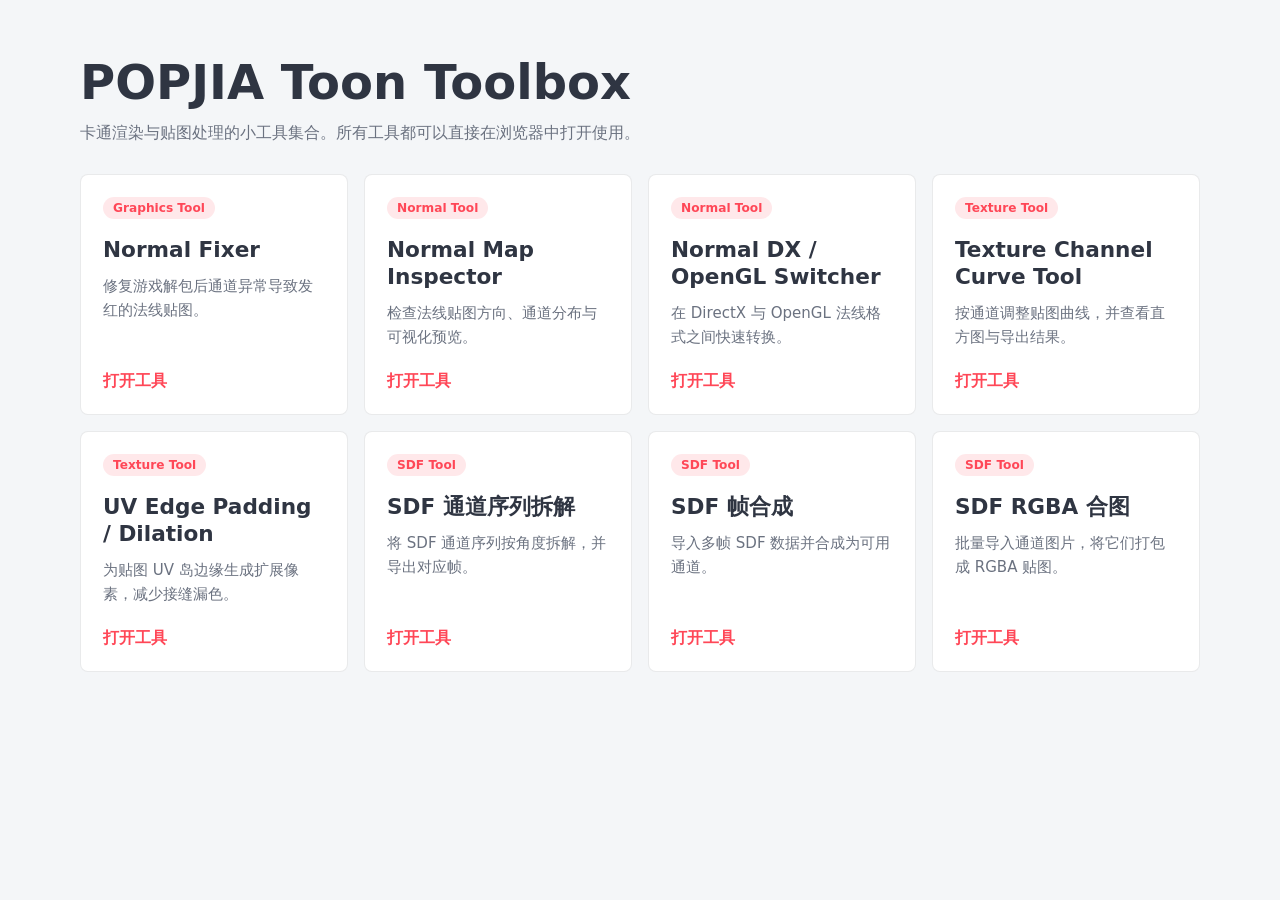
<file: index.html>
<!DOCTYPE html>
<html lang="zh-CN">
<head>
    <meta charset="UTF-8">
    <meta name="viewport" content="width=device-width, initial-scale=1.0">
    <title>POPJIA Toon Toolbox</title>
    <style>
        :root {
            --primary: #ff4757;
            --secondary: #2f3542;
            --bg: #f4f6f8;
            --card-bg: #ffffff;
            --muted: #6b7280;
        }

        * {
            box-sizing: border-box;
        }

        body {
            margin: 0;
            min-height: 100vh;
            font-family: "Segoe UI", system-ui, -apple-system, BlinkMacSystemFont, sans-serif;
            background: var(--bg);
            color: var(--secondary);
        }

        main {
            width: min(1120px, calc(100% - 32px));
            margin: 0 auto;
            padding: 56px 0;
        }

        header {
            margin-bottom: 28px;
        }

        h1 {
            margin: 0 0 10px;
            font-size: clamp(2rem, 5vw, 3rem);
            line-height: 1.1;
            letter-spacing: 0;
        }

        .intro {
            margin: 0;
            max-width: 720px;
            color: var(--muted);
            font-size: 1rem;
            line-height: 1.7;
        }

        .tools {
            display: grid;
            grid-template-columns: repeat(auto-fit, minmax(240px, 1fr));
            gap: 16px;
        }

        .card {
            min-height: 190px;
            padding: 22px;
            border: 1px solid rgba(47, 53, 66, 0.1);
            border-radius: 8px;
            background: var(--card-bg);
            color: inherit;
            text-decoration: none;
            display: flex;
            flex-direction: column;
            justify-content: space-between;
            transition: transform 160ms ease, border-color 160ms ease, box-shadow 160ms ease;
        }

        .card:hover,
        .card:focus-visible {
            transform: translateY(-3px);
            border-color: var(--primary);
            box-shadow: 0 16px 32px rgba(47, 53, 66, 0.1);
            outline: none;
        }

        .badge {
            width: fit-content;
            margin-bottom: 18px;
            padding: 4px 10px;
            border-radius: 999px;
            background: rgba(255, 71, 87, 0.12);
            color: var(--primary);
            font-size: 0.76rem;
            font-weight: 700;
        }

        h2 {
            margin: 0 0 10px;
            font-size: 1.35rem;
            line-height: 1.25;
            letter-spacing: 0;
        }

        .card p {
            margin: 0;
            color: var(--muted);
            line-height: 1.6;
            font-size: 0.94rem;
        }

        .open {
            margin-top: 22px;
            color: var(--primary);
            font-weight: 700;
        }
    </style>
</head>
<body>
    <main>
        <header>
            <h1>POPJIA Toon Toolbox</h1>
            <p class="intro">卡通渲染与贴图处理的小工具集合。所有工具都可以直接在浏览器中打开使用。</p>
        </header>

        <section class="tools" aria-label="工具入口">
            <a href="./NormalFixer/index.html" class="card">
                <div>
                    <div class="badge">Graphics Tool</div>
                    <h2>Normal Fixer</h2>
                    <p>修复游戏解包后通道异常导致发红的法线贴图。</p>
                </div>
                <span class="open">打开工具</span>
            </a>

            <a href="./TextureTools/Normal_Map_Inspector.html" class="card">
                <div>
                    <div class="badge">Normal Tool</div>
                    <h2>Normal Map Inspector</h2>
                    <p>检查法线贴图方向、通道分布与可视化预览。</p>
                </div>
                <span class="open">打开工具</span>
            </a>

            <a href="./TextureTools/Normal_DX_OpenGL_Switcher.html" class="card">
                <div>
                    <div class="badge">Normal Tool</div>
                    <h2>Normal DX / OpenGL Switcher</h2>
                    <p>在 DirectX 与 OpenGL 法线格式之间快速转换。</p>
                </div>
                <span class="open">打开工具</span>
            </a>

            <a href="./TextureTools/Texture_Channel_Curve_Tool.html" class="card">
                <div>
                    <div class="badge">Texture Tool</div>
                    <h2>Texture Channel Curve Tool</h2>
                    <p>按通道调整贴图曲线，并查看直方图与导出结果。</p>
                </div>
                <span class="open">打开工具</span>
            </a>

            <a href="./TextureTools/UV_Edge_Padding_Dilation.html" class="card">
                <div>
                    <div class="badge">Texture Tool</div>
                    <h2>UV Edge Padding / Dilation</h2>
                    <p>为贴图 UV 岛边缘生成扩展像素，减少接缝漏色。</p>
                </div>
                <span class="open">打开工具</span>
            </a>

            <a href="./SDF_Frame_Painter/SDF_Frame_Painter.html" class="card">
                <div>
                    <div class="badge">SDF Tool</div>
                    <h2>SDF 通道序列拆解</h2>
                    <p>将 SDF 通道序列按角度拆解，并导出对应帧。</p>
                </div>
                <span class="open">打开工具</span>
            </a>

            <a href="./SDF_Frame_Painter/SDF_Frame_Composer.html" class="card">
                <div>
                    <div class="badge">SDF Tool</div>
                    <h2>SDF 帧合成</h2>
                    <p>导入多帧 SDF 数据并合成为可用通道。</p>
                </div>
                <span class="open">打开工具</span>
            </a>

            <a href="./SDF_Frame_Painter/SDF_RGBA_Packer.html" class="card">
                <div>
                    <div class="badge">SDF Tool</div>
                    <h2>SDF RGBA 合图</h2>
                    <p>批量导入通道图片，将它们打包成 RGBA 贴图。</p>
                </div>
                <span class="open">打开工具</span>
            </a>
        </section>
    </main>
</body>
</html>
</file>
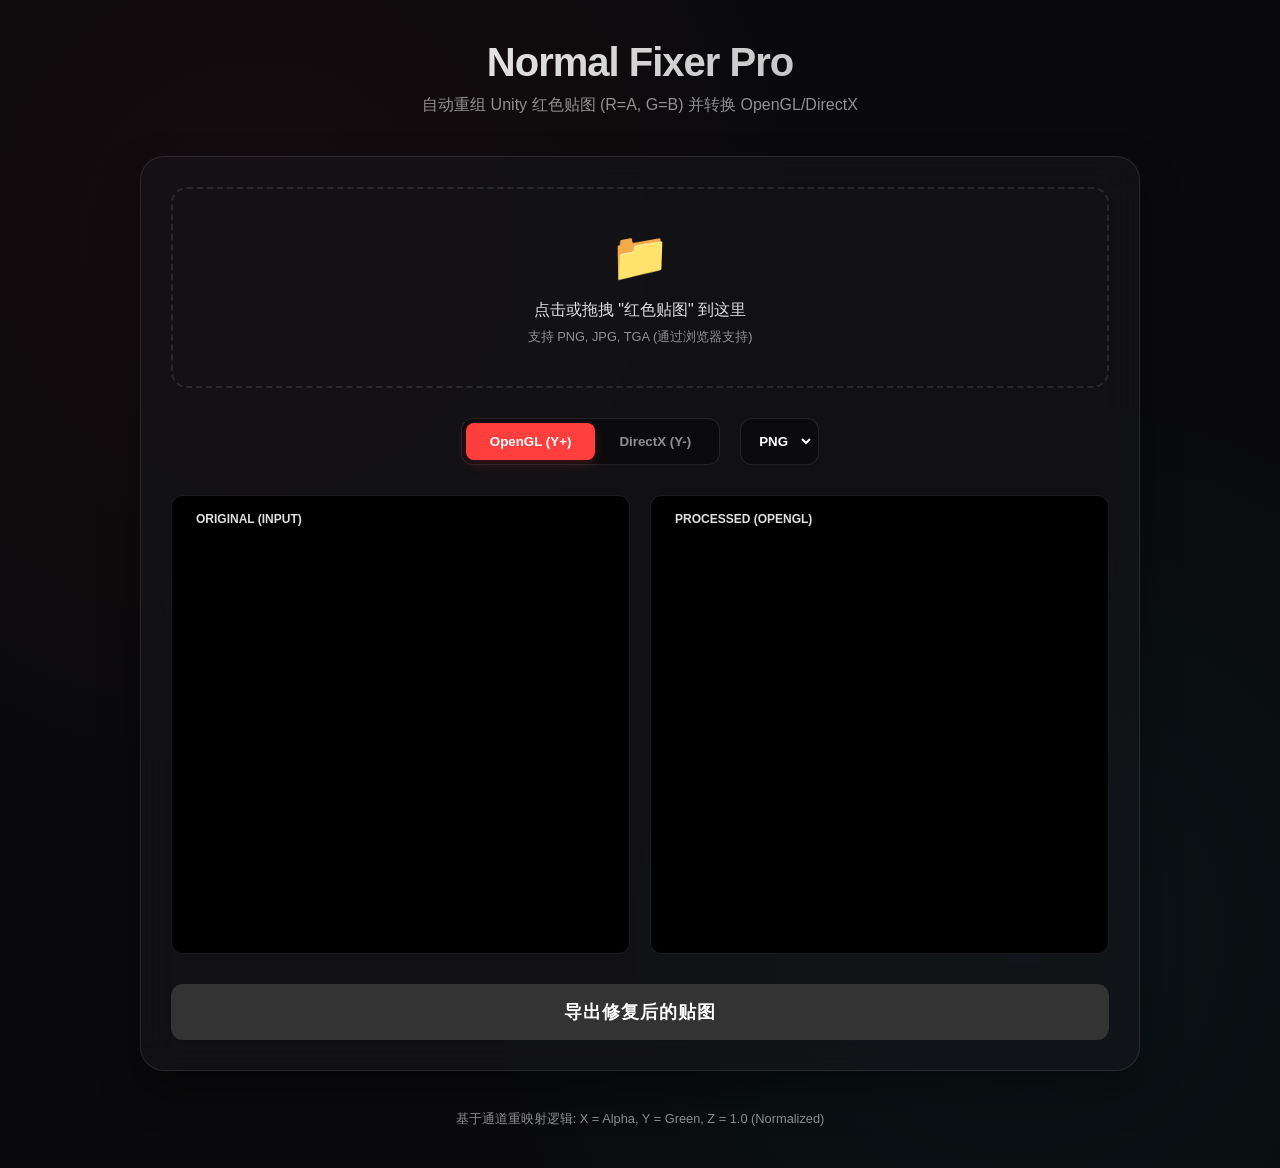
<file: NormalFixer/index.html>
<!DOCTYPE html>
<html lang="zh-CN">
<head>
    <meta charset="UTF-8">
    <meta name="viewport" content="width=device-width, initial-scale=1.0">
    <title>Normal Fixer Pro - 红色法线修复工具</title>
    <link rel="stylesheet" href="style.css">
</head>
<body>
    <div class="container">
        <header>
            <h1>Normal Fixer Pro</h1>
            <p class="subtitle">自动重组 Unity 红色贴图 (R=A, G=B) 并转换 OpenGL/DirectX</p>
        </header>

        <main class="main-card">
            <div class="upload-zone" id="dropZone">
                <span class="upload-icon">📁</span>
                <p>点击或拖拽 "红色贴图" 到这里</p>
                <p style="font-size: 0.8rem; color: var(--text-dim); margin-top: 8px;">支持 PNG, JPG, TGA (通过浏览器支持)</p>
                <input type="file" id="fileInput" hidden accept="image/*">
            </div>

            <div class="controls">
                <div class="switch-group">
                    <button class="switch-btn active gl" id="btnGL">OpenGL (Y+)</button>
                    <button class="switch-btn dx" id="btnDX">DirectX (Y-)</button>
                </div>
                <div class="switch-group">
                    <select id="exportFormat" style="background: transparent; color: white; border: none; padding: 10px; font-weight: 600; cursor: pointer; outline: none;">
                        <option value="PNG" style="background: #1a1a1a;">PNG</option>
                        <option value="TGA" style="background: #1a1a1a;">TGA</option>
                    </select>
                </div>
            </div>

            <div class="preview-grid">
                <div class="preview-box">
                    <div class="label">Original (Input)</div>
                    <canvas id="canvasInput"></canvas>
                </div>
                <div class="preview-box">
                    <div class="label" id="outputLabel">Processed (OpenGL)</div>
                    <canvas id="canvasOutput"></canvas>
                </div>
            </div>

            <button class="export-btn" id="exportBtn" disabled>导出修复后的贴图</button>
        </main>

        <footer style="margin-top: 40px; text-align: center; color: var(--text-dim); font-size: 0.8rem;">
            <p>基于通道重映射逻辑: X = Alpha, Y = Green, Z = 1.0 (Normalized)</p>
        </footer>
    </div>

    <script src="script.js"></script>
</body>
</html>
</file>
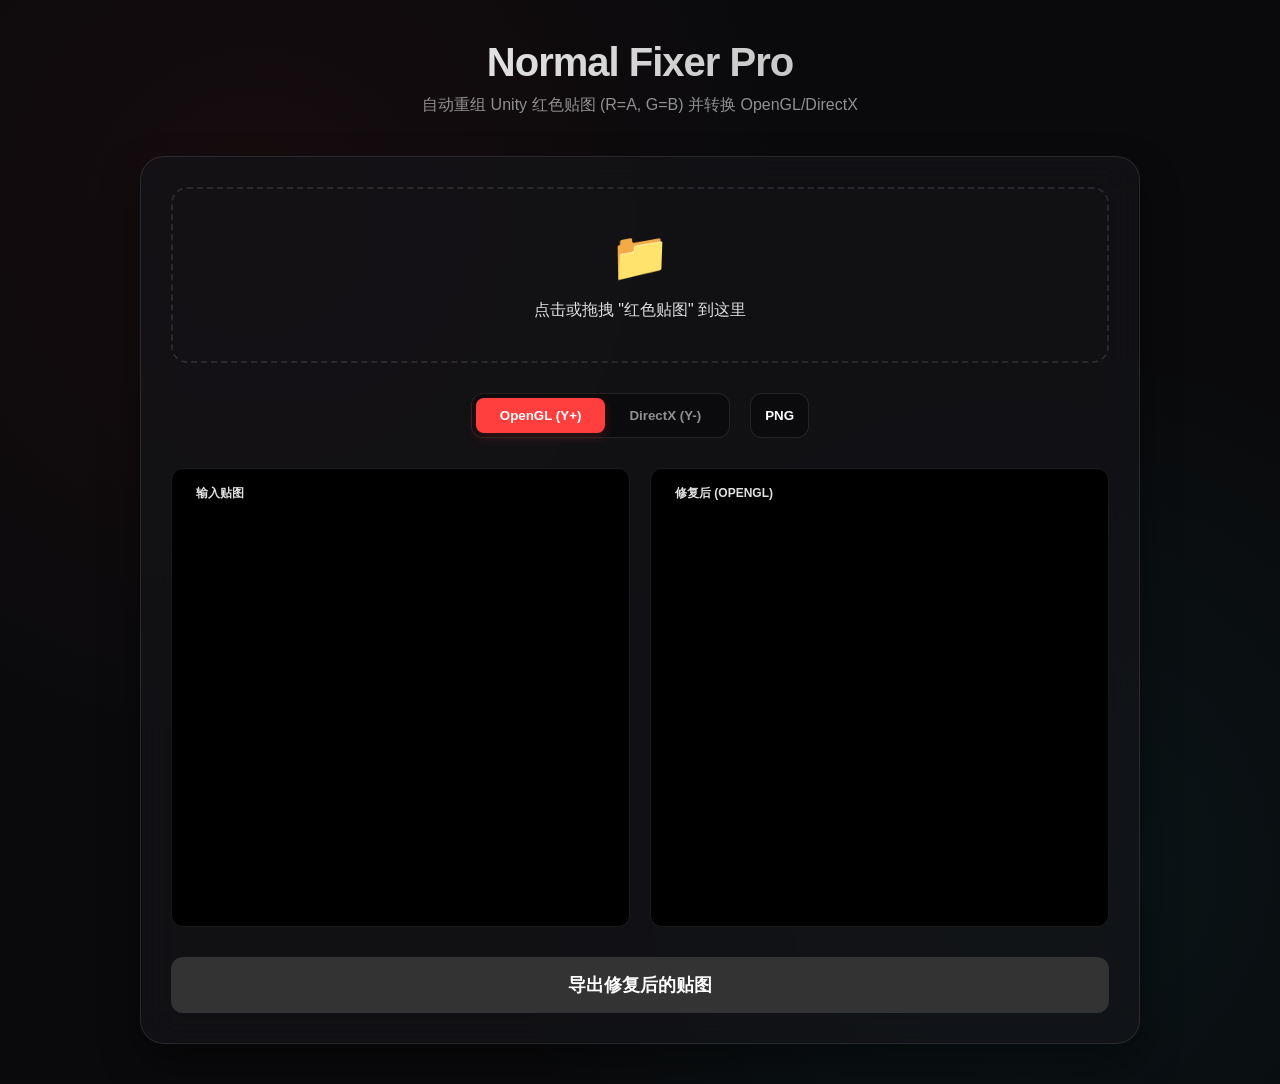
<file: NormalFixer/NormalFixer_Portable.html>
<!DOCTYPE html>
<html lang="zh-CN">
<head>
    <meta charset="UTF-8">
    <meta name="viewport" content="width=device-width, initial-scale=1.0">
    <title>Normal Fixer Pro - 红色法线修复工具</title>
    <style>
        :root {
            --bg-color: #0a0a0c;
            --card-bg: rgba(20, 20, 25, 0.7);
            --primary: #ff3e3e;
            --secondary: #00f2ff;
            --text: #e0e0e0;
            --text-dim: #909090;
            --accent-glow: rgba(255, 62, 62, 0.2);
            --glass-border: rgba(255, 255, 255, 0.1);
        }

        * { margin: 0; padding: 0; box-sizing: border-box; font-family: 'Inter', -apple-system, sans-serif; }
        body {
            background-color: var(--bg-color);
            background-image: 
                radial-gradient(circle at 20% 20%, rgba(255, 62, 62, 0.05) 0%, transparent 40%),
                radial-gradient(circle at 80% 80%, rgba(0, 242, 255, 0.05) 0%, transparent 40%);
            color: var(--text);
            min-height: 100vh;
            display: flex; flex-direction: column; align-items: center; padding: 40px 20px;
        }
        .container { max-width: 1000px; width: 100%; }
        header { text-align: center; margin-bottom: 40px; }
        h1 {
            font-size: 2.5rem; font-weight: 800; letter-spacing: -1px;
            background: linear-gradient(135deg, #fff 0%, #aaa 100%);
            -webkit-background-clip: text; -webkit-text-fill-color: transparent; margin-bottom: 10px;
        }
        .subtitle { color: var(--text-dim); font-size: 1rem; }
        .main-card {
            background: var(--card-bg); backdrop-filter: blur(20px); border: 1px solid var(--glass-border);
            border-radius: 24px; padding: 30px; box-shadow: 0 20px 40px rgba(0, 0, 0, 0.4);
        }
        .upload-zone {
            border: 2px dashed var(--glass-border); border-radius: 16px; padding: 40px; text-align: center;
            transition: all 0.3s ease; cursor: pointer; margin-bottom: 30px;
        }
        .upload-zone:hover { border-color: var(--primary); background: rgba(255, 62, 62, 0.02); }
        .upload-zone.dragging { border-color: var(--secondary); background: rgba(0, 242, 255, 0.05); transform: scale(1.01); }
        .upload-icon { font-size: 48px; margin-bottom: 15px; display: block; }
        .controls { display: flex; gap: 20px; margin-bottom: 30px; flex-wrap: wrap; justify-content: center; }
        .switch-group { display: flex; background: rgba(0, 0, 0, 0.3); padding: 4px; border-radius: 12px; border: 1px solid var(--glass-border); }
        .switch-btn { padding: 10px 24px; border-radius: 8px; border: none; background: transparent; color: var(--text-dim); font-weight: 600; cursor: pointer; transition: all 0.2s ease; }
        .switch-btn.active { background: var(--primary); color: white; box-shadow: 0 4px 12px var(--accent-glow); }
        .switch-btn.dx.active { background: var(--secondary); box-shadow: 0 4px 12px rgba(0, 242, 255, 0.2); }
        
        select { background: transparent; color: white; border: none; padding: 0 10px; font-weight: 600; cursor: pointer; outline: none; appearance: none; }
        option { background: #1a1a1a; }

        .preview-grid { display: grid; grid-template-columns: 1fr 1fr; gap: 20px; margin-top: 20px; }
        @media (max-width: 768px) { .preview-grid { grid-template-columns: 1fr; } }
        .preview-box { position: relative; border-radius: 12px; overflow: hidden; background: #000; aspect-ratio: 1; border: 1px solid var(--glass-border); }
        .preview-box canvas { width: 100%; height: 100%; object-fit: contain; }
        .label { position: absolute; top: 12px; left: 12px; background: rgba(0, 0, 0, 0.6); padding: 4px 12px; border-radius: 6px; font-size: 12px; font-weight: 700; text-transform: uppercase; z-index: 2; }
        .export-btn {
            display: block; width: 100%; padding: 16px; border-radius: 12px; border: none;
            background: linear-gradient(90deg, var(--primary), #ff6b6b); color: white;
            font-size: 1.1rem; font-weight: 700; cursor: pointer; transition: all 0.3s ease; margin-top: 30px;
        }
        .export-btn:hover { transform: translateY(-2px); box-shadow: 0 10px 20px rgba(255, 62, 62, 0.3); }
        .export-btn:disabled { background: #333; cursor: not-allowed; transform: none; box-shadow: none; }
    </style>
</head>
<body>
    <div class="container">
        <header>
            <h1>Normal Fixer Pro</h1>
            <p class="subtitle">自动重组 Unity 红色贴图 (R=A, G=B) 并转换 OpenGL/DirectX</p>
        </header>

        <main class="main-card">
            <div class="upload-zone" id="dropZone">
                <span class="upload-icon">📁</span>
                <p>点击或拖拽 "红色贴图" 到这里</p>
                <input type="file" id="fileInput" hidden accept="image/*">
            </div>

            <div class="controls">
                <div class="switch-group">
                    <button class="switch-btn active" id="btnGL">OpenGL (Y+)</button>
                    <button class="switch-btn" id="btnDX">DirectX (Y-)</button>
                </div>
                <div class="switch-group">
                    <select id="exportFormat">
                        <option value="PNG">PNG</option>
                        <option value="TGA">TGA</option>
                    </select>
                </div>
            </div>

            <div class="preview-grid">
                <div class="preview-box">
                    <div class="label">输入贴图</div>
                    <canvas id="canvasInput"></canvas>
                </div>
                <div class="preview-box">
                    <div class="label" id="outputLabel">修复后 (OpenGL)</div>
                    <canvas id="canvasOutput"></canvas>
                </div>
            </div>

            <button class="export-btn" id="exportBtn" disabled>导出修复后的贴图</button>
        </main>
    </div>

    <script>
        const dropZone = document.getElementById('dropZone');
        const fileInput = document.getElementById('fileInput');
        const canvasInput = document.getElementById('canvasInput');
        const canvasOutput = document.getElementById('canvasOutput');
        const btnGL = document.getElementById('btnGL');
        const btnDX = document.getElementById('btnDX');
        const exportBtn = document.getElementById('exportBtn');
        const outputLabel = document.getElementById('outputLabel');
        const exportFormat = document.getElementById('exportFormat');

        let originalImage = null;
        let currentFormat = 'GL';

        dropZone.addEventListener('click', () => fileInput.click());
        dropZone.addEventListener('dragover', (e) => { e.preventDefault(); dropZone.classList.add('dragging'); });
        dropZone.addEventListener('dragleave', () => dropZone.classList.remove('dragging'));
        dropZone.addEventListener('drop', (e) => {
            e.preventDefault(); dropZone.classList.remove('dragging');
            const file = e.dataTransfer.files[0];
            if (file && file.type.startsWith('image/')) handleFile(file);
        });

        fileInput.addEventListener('change', (e) => {
            const file = e.target.files[0];
            if (file) handleFile(file);
        });

        btnGL.addEventListener('click', () => setFormat('GL'));
        btnDX.addEventListener('click', () => setFormat('DX'));
        exportBtn.addEventListener('click', () => {
            const format = exportFormat.value;
            const fileName = `Fixed_Normal_${currentFormat}.${format.toLowerCase()}`;
            
            if (format === 'PNG') {
                const link = document.createElement('a');
                link.download = fileName;
                link.href = canvasOutput.toDataURL('image/png');
                link.click();
            } else if (format === 'TGA') {
                const tgaData = encodeTGA(canvasOutput);
                const blob = new Blob([tgaData], { type: 'image/x-tga' });
                const url = URL.createObjectURL(blob);
                const link = document.createElement('a');
                link.download = fileName;
                link.href = url;
                link.click();
                setTimeout(() => URL.revokeObjectURL(url), 1000);
            }
        });

        function setFormat(format) {
            currentFormat = format;
            if (format === 'GL') {
                btnGL.classList.add('active'); btnDX.classList.remove('active');
                outputLabel.textContent = '修复后 (OpenGL)';
            } else {
                btnDX.classList.add('active'); btnGL.classList.remove('active');
                outputLabel.textContent = '修复后 (DirectX)';
            }
            if (originalImage) processImage();
        }

        function handleFile(file) {
            const reader = new FileReader();
            reader.onload = (e) => {
                const img = new Image();
                img.onload = () => {
                    originalImage = img;
                    canvasInput.width = canvasOutput.width = img.width;
                    canvasInput.height = canvasOutput.height = img.height;
                    canvasInput.getContext('2d').drawImage(img, 0, 0);
                    processImage();
                    exportBtn.disabled = false;
                };
                img.src = e.target.result;
            };
            reader.readAsDataURL(file);
        }

        function processImage() {
            const ctxIn = canvasInput.getContext('2d');
            const ctxOut = canvasOutput.getContext('2d');
            const imgData = ctxIn.getImageData(0, 0, canvasInput.width, canvasInput.height);
            const data = imgData.data;
            const output = ctxOut.createImageData(canvasInput.width, canvasInput.height);
            const out = output.data;

            for (let i = 0; i < data.length; i += 4) {
                const nx = data[i + 3] / 255.0; // Alpha -> X
                const ny = data[i + 1] / 255.0; // Green -> Y
                let vx = nx * 2.0 - 1.0;
                let vy = ny * 2.0 - 1.0;
                if (currentFormat === 'DX') vy = -vy;
                const vz = 1.0;
                const len = Math.sqrt(vx * vx + vy * vy + vz * vz);
                out[i] = ((vx / len) * 0.5 + 0.5) * 255;
                out[i + 1] = ((vy / len) * 0.5 + 0.5) * 255;
                out[i + 2] = ((vz / len) * 0.5 + 0.5) * 255;
                out[i + 3] = 255;
            }
            ctxOut.putImageData(output, 0, 0);
        }

        function encodeTGA(canvas) {
            const ctx = canvas.getContext('2d');
            const imgData = ctx.getImageData(0, 0, canvas.width, canvas.height);
            const pixels = imgData.data;
            const width = canvas.width;
            const height = canvas.height;

            const header = new Uint8Array(18);
            header[2] = 2; // Truecolor
            header[12] = width & 0xFF; header[13] = (width >> 8) & 0xFF;
            header[14] = height & 0xFF; header[15] = (height >> 8) & 0xFF;
            header[16] = 32; // 32-bit (RGBA)
            header[17] = 0x20; // Top-to-bottom

            const tgaData = new Uint8Array(18 + width * height * 4);
            tgaData.set(header);
            let offset = 18;
            for (let i = 0; i < pixels.length; i += 4) {
                tgaData[offset++] = pixels[i + 2]; // B
                tgaData[offset++] = pixels[i + 1]; // G
                tgaData[offset++] = pixels[i];     // R
                tgaData[offset++] = pixels[i + 3]; // A
            }
            return tgaData;
        }
    </script>
</body>
</html>
</file>
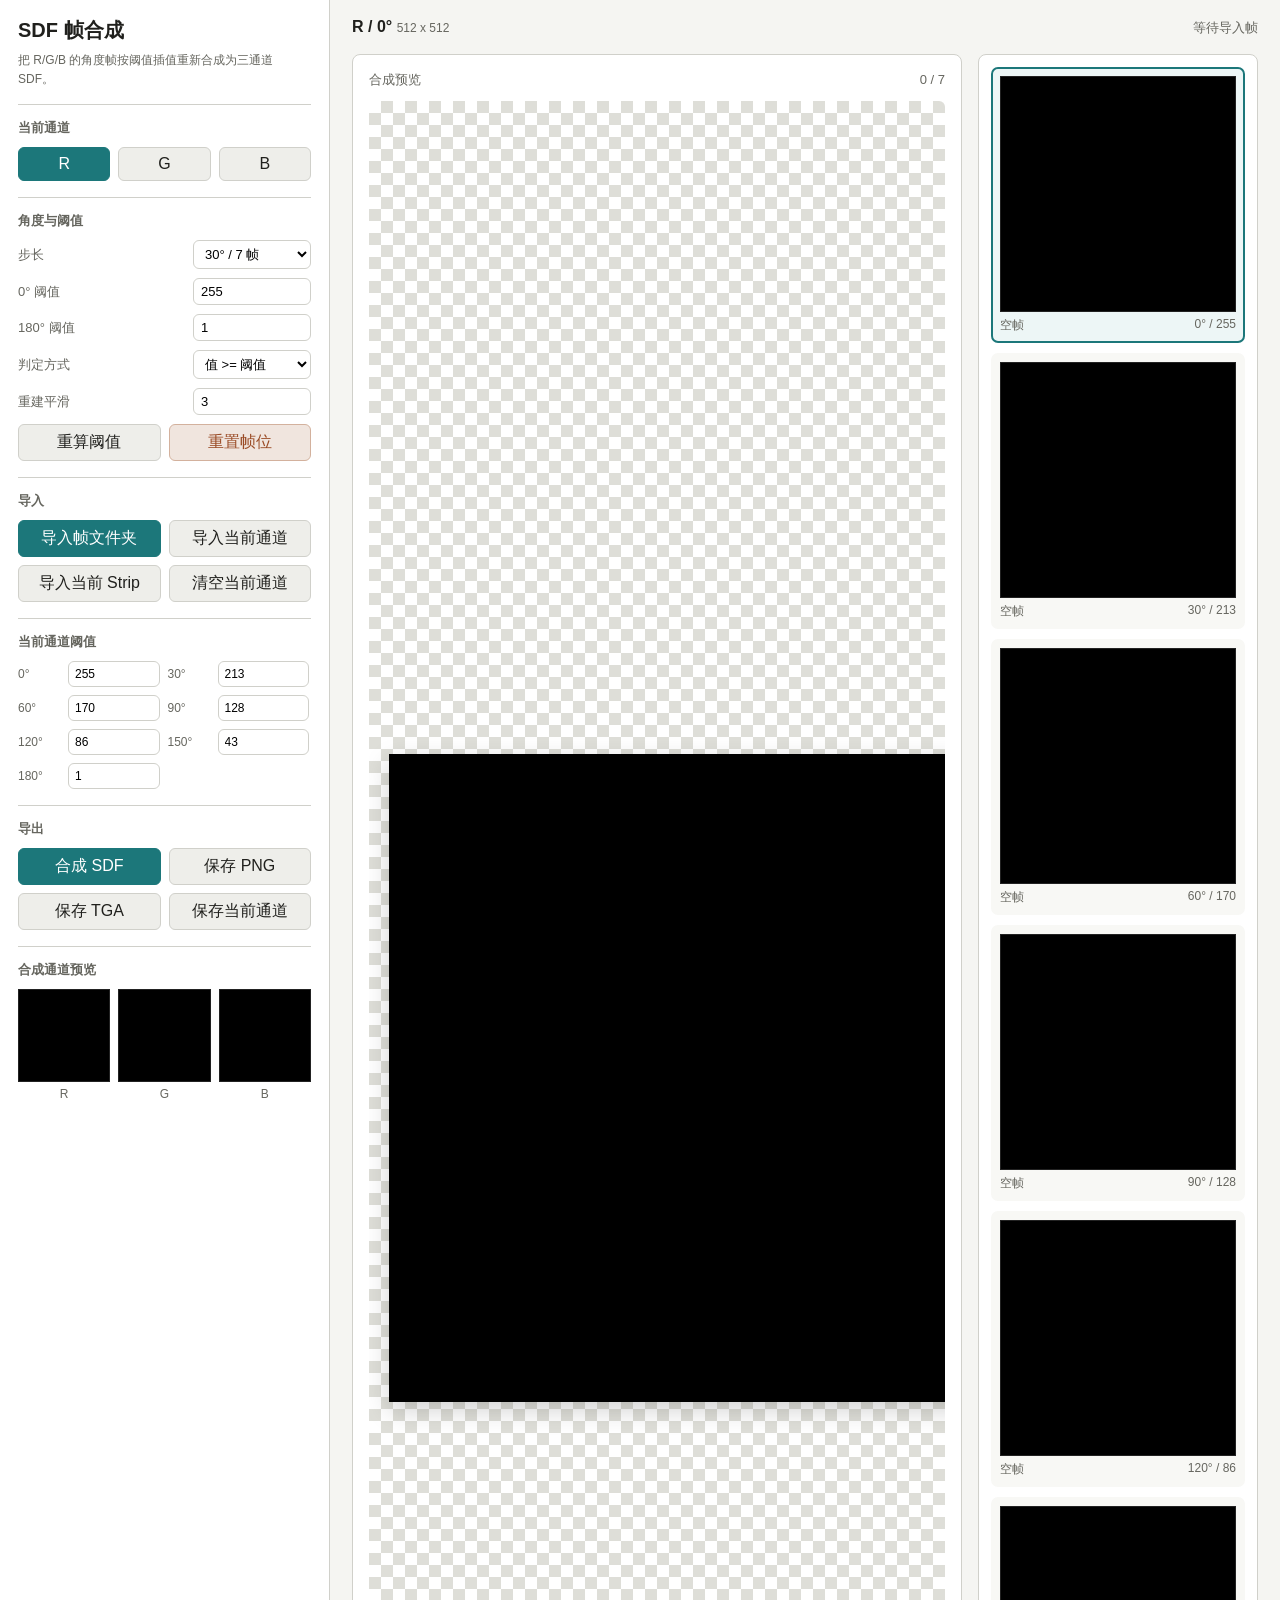
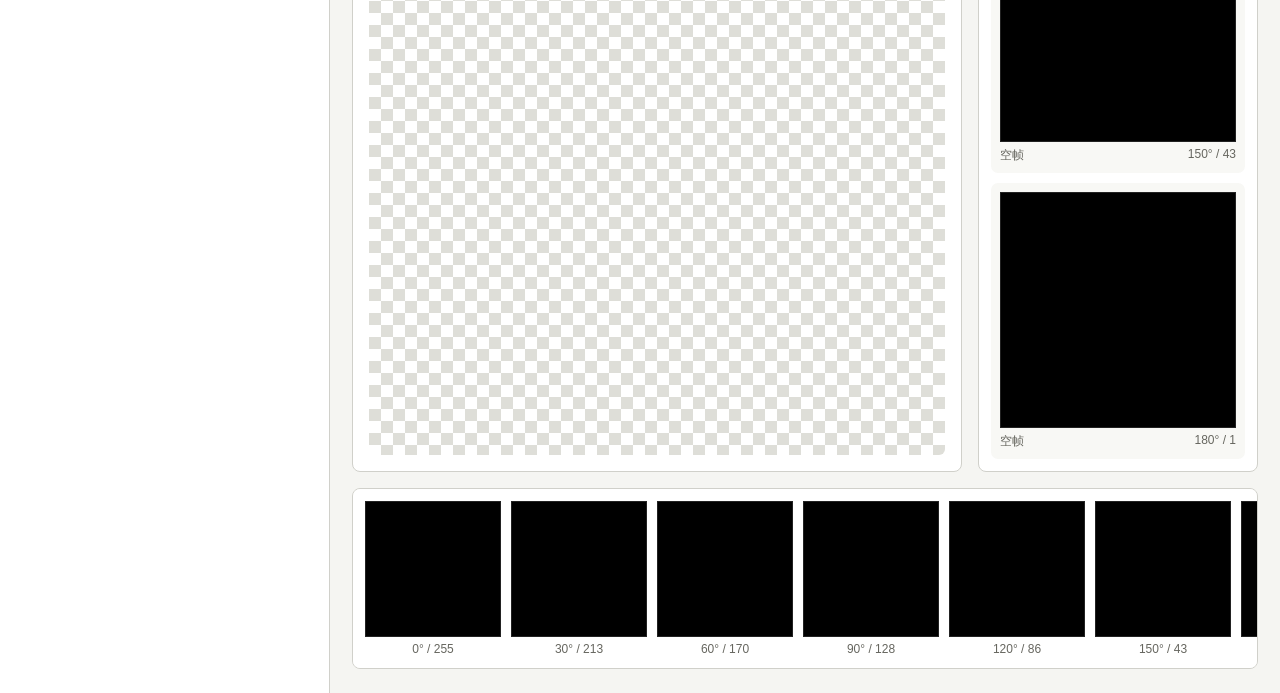
<file: SDF_Frame_Painter/SDF_Frame_Composer.html>
<!doctype html>
<html lang="zh-CN">
<head>
  <meta charset="utf-8">
  <meta name="viewport" content="width=device-width, initial-scale=1">
  <title>SDF Frame Composer</title>
  <style>
    :root {
      color-scheme: light;
      --bg: #f5f5f2;
      --panel: #ffffff;
      --line: #d0d0ca;
      --text: #20201d;
      --muted: #66665f;
      --accent: #1c777a;
      --accent-dark: #115b5d;
      --warn: #9a4b25;
      --tool: #eeeeea;
      --ok: #2d7255;
    }

    * { box-sizing: border-box; }

    body {
      margin: 0;
      min-height: 100vh;
      background: var(--bg);
      color: var(--text);
      font-family: Inter, "Segoe UI", "Microsoft YaHei", Arial, sans-serif;
    }

    button, input, select { font: inherit; }

    .app {
      min-height: 100vh;
      display: grid;
      grid-template-columns: 330px minmax(760px, 1fr);
    }

    aside {
      padding: 18px;
      border-right: 1px solid var(--line);
      background: var(--panel);
      display: flex;
      flex-direction: column;
      gap: 16px;
      overflow: auto;
    }

    main {
      min-width: 0;
      padding: 18px 22px 24px;
      display: grid;
      grid-template-rows: auto minmax(0, 1fr) auto;
      gap: 16px;
    }

    h1 {
      margin: 0;
      font-size: 20px;
      line-height: 1.25;
      letter-spacing: 0;
    }

    h2 {
      margin: 0 0 10px;
      color: var(--muted);
      font-size: 13px;
      font-weight: 700;
      letter-spacing: 0;
    }

    .hint {
      margin: 8px 0 0;
      color: var(--muted);
      font-size: 12px;
      line-height: 1.55;
    }

    .group {
      padding-top: 14px;
      border-top: 1px solid var(--line);
    }

    .row {
      margin: 9px 0;
      display: grid;
      grid-template-columns: 1fr auto;
      align-items: center;
      gap: 10px;
      color: var(--muted);
      font-size: 13px;
    }

    .row input,
    .row select {
      width: 118px;
      min-width: 0;
      padding: 5px 7px;
      border: 1px solid var(--line);
      border-radius: 6px;
      background: #fff;
    }

    .buttons {
      display: grid;
      grid-template-columns: 1fr 1fr;
      gap: 8px;
    }

    button,
    .file-button {
      min-height: 34px;
      padding: 7px 10px;
      border: 1px solid var(--line);
      border-radius: 6px;
      background: var(--tool);
      color: var(--text);
      cursor: pointer;
      text-align: center;
      white-space: nowrap;
    }

    button:hover,
    .file-button:hover { border-color: #9a9a92; }

    button.primary,
    .file-button.primary {
      background: var(--accent);
      border-color: var(--accent);
      color: #fff;
    }

    button.primary:hover,
    .file-button.primary:hover { background: var(--accent-dark); }

    button.warn {
      background: #f0e5de;
      border-color: #d3b19d;
      color: var(--warn);
    }

    input[type="file"] { display: none; }

    .segmented {
      display: grid;
      grid-template-columns: repeat(3, 1fr);
      gap: 8px;
    }

    .segmented button.active {
      background: var(--accent);
      border-color: var(--accent);
      color: #fff;
    }

    .thresholds {
      display: grid;
      grid-template-columns: 1fr 1fr;
      gap: 8px;
      max-height: 230px;
      overflow: auto;
      padding-right: 2px;
    }

    .threshold {
      display: grid;
      grid-template-columns: 44px 1fr;
      align-items: center;
      gap: 6px;
      color: var(--muted);
      font-size: 12px;
    }

    .threshold input {
      min-width: 0;
      width: 100%;
      padding: 5px 6px;
      border: 1px solid var(--line);
      border-radius: 6px;
      background: #fff;
    }

    .topbar {
      display: flex;
      align-items: center;
      justify-content: space-between;
      gap: 14px;
    }

    .status {
      min-width: 260px;
      text-align: right;
      color: var(--muted);
      font-size: 13px;
    }

    .workspace {
      min-height: 0;
      display: grid;
      grid-template-columns: minmax(420px, 1fr) 280px;
      gap: 16px;
    }

    .stage-wrap {
      min-width: 0;
      padding: 16px;
      display: grid;
      grid-template-rows: auto minmax(0, 1fr);
      gap: 12px;
      border: 1px solid var(--line);
      border-radius: 8px;
      background: var(--panel);
    }

    .stage-title {
      display: flex;
      align-items: center;
      justify-content: space-between;
      gap: 12px;
      color: var(--muted);
      font-size: 13px;
    }

    .canvas-shell {
      min-height: 0;
      padding: 20px;
      display: grid;
      place-items: center;
      overflow: auto;
      border-radius: 6px;
      background:
        linear-gradient(45deg, #deded8 25%, transparent 25%),
        linear-gradient(-45deg, #deded8 25%, transparent 25%),
        linear-gradient(45deg, transparent 75%, #deded8 75%),
        linear-gradient(-45deg, transparent 75%, #deded8 75%);
      background-size: 24px 24px;
      background-position: 0 0, 0 12px, 12px -12px, -12px 0;
    }

    #preview {
      width: min(72vh, 680px);
      height: min(72vh, 680px);
      background: #000;
      image-rendering: pixelated;
      box-shadow: 0 8px 24px rgba(0,0,0,0.18);
    }

    .thumbs {
      padding: 12px;
      overflow: auto;
      display: grid;
      grid-template-columns: 1fr;
      gap: 10px;
      border: 1px solid var(--line);
      border-radius: 8px;
      background: var(--panel);
    }

    .thumb {
      padding: 7px;
      border: 2px solid transparent;
      border-radius: 7px;
      background: #f8f8f5;
      cursor: pointer;
    }

    .thumb.active {
      border-color: var(--accent);
      background: #edf6f6;
    }

    .thumb.loaded .thumb-name::before {
      content: "";
      display: inline-block;
      width: 7px;
      height: 7px;
      margin-right: 5px;
      border-radius: 50%;
      background: var(--ok);
      vertical-align: 1px;
    }

    .thumb canvas,
    .strip-item canvas,
    .channel canvas {
      display: block;
      width: 100%;
      aspect-ratio: 1;
      border: 1px solid #222;
      background: #000;
      image-rendering: pixelated;
    }

    .thumb-label {
      margin-top: 5px;
      display: grid;
      grid-template-columns: 1fr auto;
      gap: 8px;
      color: var(--muted);
      font-size: 12px;
    }

    .thumb-name {
      overflow: hidden;
      text-overflow: ellipsis;
      white-space: nowrap;
    }

    .strip {
      padding: 12px;
      overflow: auto;
      border: 1px solid var(--line);
      border-radius: 8px;
      background: var(--panel);
    }

    .strip-inner {
      display: grid;
      grid-auto-flow: column;
      grid-auto-columns: 136px;
      gap: 10px;
      align-items: start;
    }

    .strip-item div,
    .channel div {
      margin-top: 5px;
      text-align: center;
      color: var(--muted);
      font-size: 12px;
    }

    .channels {
      display: grid;
      grid-template-columns: repeat(3, 1fr);
      gap: 8px;
    }

    @media (max-width: 980px) {
      .app { grid-template-columns: 1fr; }
      aside { border-right: 0; border-bottom: 1px solid var(--line); }
      .workspace { grid-template-columns: 1fr; }
      .thumbs { grid-template-columns: repeat(4, minmax(120px, 1fr)); }
    }
  </style>
</head>
<body>
  <div class="app">
    <aside>
      <div>
        <h1>SDF 帧合成</h1>
        <p class="hint">把 R/G/B 的角度帧按阈值插值重新合成为三通道 SDF。</p>
      </div>

      <div class="group">
        <h2>当前通道</h2>
        <div class="segmented">
          <button id="channelRBtn" class="active" data-channel="r">R</button>
          <button id="channelGBtn" data-channel="g">G</button>
          <button id="channelBBtn" data-channel="b">B</button>
        </div>
      </div>

      <div class="group">
        <h2>角度与阈值</h2>
        <label class="row">
          <span>步长</span>
          <select id="angleStep">
            <option value="30" selected>30° / 7 帧</option>
            <option value="20">20° / 10 帧</option>
            <option value="15">15° / 13 帧</option>
          </select>
        </label>
        <label class="row">
          <span>0° 阈值</span>
          <input id="startThreshold" type="number" min="0" max="255" value="255">
        </label>
        <label class="row">
          <span>180° 阈值</span>
          <input id="endThreshold" type="number" min="0" max="255" value="1">
        </label>
        <label class="row">
          <span>判定方式</span>
          <select id="compareMode">
            <option value="gte" selected>值 >= 阈值</option>
            <option value="lte">值 <= 阈值</option>
          </select>
        </label>
        <label class="row">
          <span>重建平滑</span>
          <input id="smoothPasses" type="number" min="0" max="8" value="3">
        </label>
        <div class="buttons">
          <button id="fillThresholdsBtn">重算阈值</button>
          <button id="resetBtn" class="warn">重置帧位</button>
        </div>
      </div>

      <div class="group">
        <h2>导入</h2>
        <div class="buttons">
          <label class="file-button primary" for="folderInput">导入帧文件夹</label>
          <label class="file-button" for="framesInput">导入当前通道</label>
          <label class="file-button" for="stripInput">导入当前 Strip</label>
          <button id="clearChannelBtn">清空当前通道</button>
        </div>
        <input id="folderInput" type="file" accept="image/*" multiple webkitdirectory directory>
        <input id="framesInput" type="file" accept="image/*" multiple>
        <input id="stripInput" type="file" accept="image/*">
      </div>

      <div class="group">
        <h2>当前通道阈值</h2>
        <div id="thresholds" class="thresholds"></div>
      </div>

      <div class="group">
        <h2>导出</h2>
        <div class="buttons">
          <button id="composeBtn" class="primary">合成 SDF</button>
          <button id="savePngBtn">保存 PNG</button>
          <button id="saveTgaBtn">保存 TGA</button>
          <button id="saveChannelBtn">保存当前通道</button>
        </div>
      </div>

      <div class="group">
        <h2>合成通道预览</h2>
        <div class="channels">
          <div class="channel"><canvas id="rView" width="128" height="128"></canvas><div>R</div></div>
          <div class="channel"><canvas id="gView" width="128" height="128"></canvas><div>G</div></div>
          <div class="channel"><canvas id="bView" width="128" height="128"></canvas><div>B</div></div>
        </div>
      </div>
    </aside>

    <main>
      <div class="topbar">
        <div>
          <strong id="frameTitle">R / 0°</strong>
          <span class="hint" id="outputInfo">512 x 512</span>
        </div>
        <div id="status" class="status">等待导入帧</div>
      </div>

      <section class="workspace">
        <div class="stage-wrap">
          <div class="stage-title">
            <span>合成预览</span>
            <span id="loadedReadout">0 / 7</span>
          </div>
          <div class="canvas-shell">
            <canvas id="preview" width="512" height="512"></canvas>
          </div>
        </div>

        <div id="thumbs" class="thumbs"></div>
      </section>

      <section class="strip">
        <div id="strip" class="strip-inner"></div>
      </section>
    </main>
  </div>

  <script>
    const CHANNELS = [
      { key: "r", label: "R", offset: 0 },
      { key: "g", label: "G", offset: 1 },
      { key: "b", label: "B", offset: 2 }
    ];

    const preview = document.getElementById("preview");
    const pctx = preview.getContext("2d", { willReadFrequently: true });
    const thumbs = document.getElementById("thumbs");
    const strip = document.getElementById("strip");
    const statusEl = document.getElementById("status");
    const frameTitle = document.getElementById("frameTitle");
    const outputInfo = document.getElementById("outputInfo");
    const loadedReadout = document.getElementById("loadedReadout");
    const thresholdsEl = document.getElementById("thresholds");
    const angleStep = document.getElementById("angleStep");
    const compareMode = document.getElementById("compareMode");
    const smoothPasses = document.getElementById("smoothPasses");
    const startThreshold = document.getElementById("startThreshold");
    const endThreshold = document.getElementById("endThreshold");

    let activeChannel = "r";
    let activeIndex = 0;
    let angles = [];
    let framesByChannel = {};
    let outputWidth = 512;
    let outputHeight = 512;
    let outputCanvas = document.createElement("canvas");
    let outputImage = null;

    function setStatus(text) {
      statusEl.textContent = text;
    }

    function clamp(value, min, max) {
      return Math.max(min, Math.min(max, value));
    }

    function buildAngles() {
      const step = Number(angleStep.value) || 30;
      const nextAngles = [];
      for (let angle = 0; angle <= 180; angle += step) {
        nextAngles.push(angle);
      }
      if (nextAngles[nextAngles.length - 1] !== 180) {
        nextAngles.push(180);
      }
      angles = nextAngles;
      activeIndex = Math.min(activeIndex, angles.length - 1);
    }

    function createFrameSet() {
      buildAngles();
      framesByChannel = {};
      CHANNELS.forEach((channel) => {
        framesByChannel[channel.key] = angles.map((angle) => ({
          angle,
          threshold: 0,
          canvas: document.createElement("canvas"),
          imageData: null,
          fileName: ""
        }));
      });
      fillThresholds(false);
      createThresholdInputs();
      composeSdf(false);
      render();
    }

    function getFrames(channelKey = activeChannel) {
      return framesByChannel[channelKey] || [];
    }

    function currentChannelInfo() {
      return CHANNELS.find((channel) => channel.key === activeChannel) || CHANNELS[0];
    }

    function createThresholdInputs() {
      thresholdsEl.innerHTML = "";
      getFrames().forEach((frame) => {
        const label = document.createElement("label");
        label.className = "threshold";
        const span = document.createElement("span");
        span.textContent = `${frame.angle}°`;
        const input = document.createElement("input");
        input.type = "number";
        input.min = "0";
        input.max = "255";
        input.value = String(frame.threshold);
        input.addEventListener("input", () => {
          frame.threshold = clamp(Number(input.value) || 0, 0, 255);
          composeSdf(true);
        });
        label.appendChild(span);
        label.appendChild(input);
        thresholdsEl.appendChild(label);
      });
    }

    function fillThresholds(shouldCompose = true) {
      const start = clamp(Number(startThreshold.value) || 0, 0, 255);
      const end = clamp(Number(endThreshold.value) || 0, 0, 255);
      CHANNELS.forEach((channel) => {
        const frames = getFrames(channel.key);
        frames.forEach((frame, index) => {
          const t = index / Math.max(1, frames.length - 1);
          frame.threshold = Math.round(start + (end - start) * t);
        });
      });
      createThresholdInputs();
      if (shouldCompose) {
        composeSdf(true);
      }
    }

    function ensureFrameCanvas(frame) {
      frame.canvas.width = outputWidth;
      frame.canvas.height = outputHeight;
      const ctx = frame.canvas.getContext("2d");
      if (!frame.imageData) {
        ctx.fillStyle = "#000";
        ctx.fillRect(0, 0, outputWidth, outputHeight);
      } else {
        ctx.putImageData(frame.imageData, 0, 0);
      }
    }

    function setOutputSize(width, height) {
      if (outputWidth === width && outputHeight === height) {
        return;
      }

      outputWidth = width;
      outputHeight = height;
      outputCanvas.width = outputWidth;
      outputCanvas.height = outputHeight;
      preview.width = outputWidth;
      preview.height = outputHeight;
      outputInfo.textContent = `${outputWidth} x ${outputHeight}`;

      CHANNELS.forEach((channel) => {
        getFrames(channel.key).forEach((frame) => {
          frame.canvas.width = outputWidth;
          frame.canvas.height = outputHeight;
          frame.imageData = null;
          frame.fileName = "";
        });
      });
    }

    function parseChannel(file) {
      const text = `${file.webkitRelativePath || ""}/${file.name}`.toLowerCase();
      if (/(^|[\\/_-])r([\\/_-]|$)/.test(text) || /channel[_-]?r/.test(text) || /sdf[_-]?r/.test(text)) return "r";
      if (/(^|[\\/_-])g([\\/_-]|$)/.test(text) || /channel[_-]?g/.test(text) || /sdf[_-]?g/.test(text)) return "g";
      if (/(^|[\\/_-])b([\\/_-]|$)/.test(text) || /channel[_-]?b/.test(text) || /sdf[_-]?b/.test(text)) return "b";
      return "";
    }

    function parseAngle(file) {
      const text = `${file.webkitRelativePath || ""}/${file.name}`;
      const matches = [...text.matchAll(/(?:^|\\D)(180|1[0-7]\\d|0?\\d?\\d)(?=\\D|$)/g)]
        .map((match) => Number(match[1]))
        .filter((value) => value >= 0 && value <= 180);
      return matches.length ? matches[matches.length - 1] : null;
    }

    function findSlot(channelKey, angle, fallbackIndex) {
      const frames = getFrames(channelKey);
      if (angle !== null) {
        const exact = frames.find((frame) => frame.angle === angle);
        if (exact) return exact;
        let closest = frames[0];
        let best = Infinity;
        frames.forEach((frame) => {
          const distance = Math.abs(frame.angle - angle);
          if (distance < best) {
            best = distance;
            closest = frame;
          }
        });
        return closest;
      }
      return frames[fallbackIndex % frames.length];
    }

    function readImage(file) {
      return new Promise((resolve, reject) => {
        const image = new Image();
        const url = URL.createObjectURL(file);
        image.onload = () => {
          URL.revokeObjectURL(url);
          resolve(image);
        };
        image.onerror = () => {
          URL.revokeObjectURL(url);
          reject(new Error(`Could not load image: ${file.name}`));
        };
        image.src = url;
      });
    }

    async function loadFrameFiles(files, forcedChannel = "") {
      const imageFiles = [...files].filter((file) => file.type.startsWith("image/"));
      imageFiles.sort((a, b) => {
        const pathA = a.webkitRelativePath || a.name;
        const pathB = b.webkitRelativePath || b.name;
        return pathA.localeCompare(pathB, undefined, { numeric: true });
      });

      if (!imageFiles.length) {
        setStatus("没有可导入的图片");
        return;
      }

      let loaded = 0;
      const fallbackIndexByChannel = { r: 0, g: 0, b: 0 };

      for (const file of imageFiles) {
        const channelKey = forcedChannel || parseChannel(file);
        if (!channelKey || !framesByChannel[channelKey]) {
          continue;
        }

        const image = await readImage(file);
        if (!loaded && outputWidth === 512 && outputHeight === 512 && !hasAnyLoadedFrame()) {
          setOutputSize(image.naturalWidth, image.naturalHeight);
        }

        const angle = parseAngle(file);
        const slot = findSlot(channelKey, angle, fallbackIndexByChannel[channelKey]);
        fallbackIndexByChannel[channelKey]++;
        drawImageIntoSlot(slot, image, file.name);
        loaded++;
      }

      composeSdf(true);
      setStatus(`已导入 ${loaded} 张帧图`);
    }

    function drawImageIntoSlot(slot, image, fileName) {
      slot.canvas.width = outputWidth;
      slot.canvas.height = outputHeight;
      const ctx = slot.canvas.getContext("2d", { willReadFrequently: true });
      ctx.clearRect(0, 0, outputWidth, outputHeight);
      ctx.drawImage(image, 0, 0, outputWidth, outputHeight);
      slot.imageData = ctx.getImageData(0, 0, outputWidth, outputHeight);
      slot.fileName = fileName;
    }

    async function loadStrip(file) {
      if (!file) return;
      const image = await readImage(file);
      const frames = getFrames();
      const frameCount = frames.length;
      const frameWidth = Math.round(image.naturalWidth / frameCount);
      const frameHeight = image.naturalHeight;

      setOutputSize(frameWidth, frameHeight);

      const source = document.createElement("canvas");
      source.width = image.naturalWidth;
      source.height = image.naturalHeight;
      const sourceCtx = source.getContext("2d");
      sourceCtx.drawImage(image, 0, 0);

      frames.forEach((frame, index) => {
        frame.canvas.width = outputWidth;
        frame.canvas.height = outputHeight;
        const ctx = frame.canvas.getContext("2d", { willReadFrequently: true });
        ctx.clearRect(0, 0, outputWidth, outputHeight);
        ctx.drawImage(source, index * frameWidth, 0, frameWidth, frameHeight, 0, 0, outputWidth, outputHeight);
        frame.imageData = ctx.getImageData(0, 0, outputWidth, outputHeight);
        frame.fileName = `${file.name} #${index + 1}`;
      });

      composeSdf(true);
      setStatus(`已导入 ${currentChannelInfo().label} Strip`);
    }

    function hasAnyLoadedFrame() {
      return CHANNELS.some((channel) => getFrames(channel.key).some((frame) => frame.imageData));
    }

    function framePixelValue(data, offset) {
      const r = data[offset];
      const g = data[offset + 1];
      const b = data[offset + 2];
      const a = data[offset + 3] / 255;
      return clamp(Math.round(((r * 0.299) + (g * 0.587) + (b * 0.114)) * a), 0, 255);
    }

    function buildFrameSamples(frames, total) {
      return frames.map((item) => {
        const alpha = new Uint8Array(total);
        const mask = new Uint8Array(total);
        const data = item.frame.imageData.data;
        for (let p = 0, i = 0; p < total; p++, i += 4) {
          const value = framePixelValue(data, i);
          alpha[p] = value;
          mask[p] = value >= 128 ? 1 : 0;
        }
        return {
          threshold: item.threshold,
          alpha,
          mask,
          distOn: null,
          distOff: null
        };
      });
    }

    function distanceToMask(mask, sourceIsOn) {
      const total = outputWidth * outputHeight;
      const dist = new Float32Array(total);
      const inf = 1e9;
      const diagonal = Math.SQRT2;

      for (let i = 0; i < total; i++) {
        const isSource = sourceIsOn ? mask[i] : !mask[i];
        dist[i] = isSource ? 0 : inf;
      }

      for (let y = 0; y < outputHeight; y++) {
        for (let x = 0; x < outputWidth; x++) {
          const p = y * outputWidth + x;
          let best = dist[p];
          if (x > 0) best = Math.min(best, dist[p - 1] + 1);
          if (y > 0) {
            best = Math.min(best, dist[p - outputWidth] + 1);
            if (x > 0) best = Math.min(best, dist[p - outputWidth - 1] + diagonal);
            if (x + 1 < outputWidth) best = Math.min(best, dist[p - outputWidth + 1] + diagonal);
          }
          dist[p] = best;
        }
      }

      for (let y = outputHeight - 1; y >= 0; y--) {
        for (let x = outputWidth - 1; x >= 0; x--) {
          const p = y * outputWidth + x;
          let best = dist[p];
          if (x + 1 < outputWidth) best = Math.min(best, dist[p + 1] + 1);
          if (y + 1 < outputHeight) {
            best = Math.min(best, dist[p + outputWidth] + 1);
            if (x + 1 < outputWidth) best = Math.min(best, dist[p + outputWidth + 1] + diagonal);
            if (x > 0) best = Math.min(best, dist[p + outputWidth - 1] + diagonal);
          }
          dist[p] = best;
        }
      }

      return dist;
    }

    function getDistance(sample, sourceIsOn) {
      if (sourceIsOn) {
        sample.distOn = sample.distOn || distanceToMask(sample.mask, true);
        return sample.distOn;
      }
      sample.distOff = sample.distOff || distanceToMask(sample.mask, false);
      return sample.distOff;
    }

    function composeByThresholdArea(samples, useGreater, total) {
      const out = new Float32Array(total);

      for (let p = 0; p < total; p++) {
        let area = 0;
        let previousThreshold = 0;
        let previousPresence = 1;

        for (const sample of samples) {
          const threshold = sample.threshold;
          if (threshold < previousThreshold) continue;

          const alpha = sample.alpha[p] / 255;
          const presence = useGreater ? alpha : 1 - alpha;
          const span = threshold - previousThreshold;

          if (span > 0) {
            area += span * (previousPresence + presence) * 0.5;
          }

          previousThreshold = threshold;
          previousPresence = presence;
        }

        if (previousThreshold < 255) {
          area += (255 - previousThreshold) * previousPresence * 0.5;
        }

        out[p] = clamp(area, 0, 255);
      }

      return out;
    }

    function addDistanceInterpolation(values, samples, useGreater, total) {
      if (samples.length < 2) {
        return values;
      }

      for (let index = 0; index < samples.length - 1; index++) {
        const low = samples[index];
        const high = samples[index + 1];
        const span = high.threshold - low.threshold;
        if (span <= 0) continue;

        const lowDistance = useGreater ? getDistance(low, false) : getDistance(low, true);
        const highDistance = useGreater ? getDistance(high, true) : getDistance(high, false);

        for (let p = 0; p < total; p++) {
          const inBand = useGreater
            ? low.mask[p] && !high.mask[p]
            : !low.mask[p] && high.mask[p];

          if (!inBand) continue;

          const d0 = lowDistance[p];
          const d1 = highDistance[p];
          const ratio = d0 + d1 > 0 && d0 < 1e8 && d1 < 1e8 ? d0 / (d0 + d1) : 0.5;
          values[p] = low.threshold + span * ratio;
        }
      }

      return values;
    }

    function smoothChannelValues(values, passes) {
      const count = clamp(Math.round(passes), 0, 8);
      if (count <= 0) {
        return values;
      }

      let current = Uint8ClampedArray.from(values, (value) => clamp(Math.round(value), 0, 255));
      const total = outputWidth * outputHeight;

      for (let pass = 0; pass < count; pass++) {
        const next = new Uint8ClampedArray(total);
        for (let y = 0; y < outputHeight; y++) {
          for (let x = 0; x < outputWidth; x++) {
            const p = y * outputWidth + x;
            const center = current[p];

            if (center <= 0 || center >= 255) {
              next[p] = center;
              continue;
            }

            let sum = center * 4;
            let weight = 4;

            for (let oy = -1; oy <= 1; oy++) {
              const yy = y + oy;
              if (yy < 0 || yy >= outputHeight) continue;
              for (let ox = -1; ox <= 1; ox++) {
                if (ox === 0 && oy === 0) continue;
                const xx = x + ox;
                if (xx < 0 || xx >= outputWidth) continue;

                const value = current[yy * outputWidth + xx];
                const diff = Math.abs(value - center);
                const spatial = ox === 0 || oy === 0 ? 2 : 1;
                const range = 1 / (1 + (diff / 72) * (diff / 72));
                const w = spatial * range;
                sum += value * w;
                weight += w;
              }
            }

            next[p] = clamp(Math.round(sum / weight), 0, 255);
          }
        }
        current = next;
      }

      return current;
    }

    function composeChannel(channelKey) {
      const total = outputWidth * outputHeight;
      const frames = getFrames(channelKey)
        .filter((frame) => frame.imageData)
        .map((frame) => ({
          frame,
          threshold: clamp(frame.threshold, 0, 255)
        }))
        .sort((a, b) => a.threshold - b.threshold);
      const useGreater = compareMode.value === "gte";

      if (!frames.length) {
        return new Uint8ClampedArray(total);
      }

      const samples = buildFrameSamples(frames, total);
      const reconstructed = composeByThresholdArea(samples, useGreater, total);
      addDistanceInterpolation(reconstructed, samples, useGreater, total);
      return smoothChannelValues(reconstructed, Number(smoothPasses.value) || 0);
    }

    function composeSdf(shouldRender = true) {
      outputCanvas.width = outputWidth;
      outputCanvas.height = outputHeight;
      const ctx = outputCanvas.getContext("2d", { willReadFrequently: true });
      outputImage = ctx.createImageData(outputWidth, outputHeight);
      const composed = {
        r: composeChannel("r"),
        g: composeChannel("g"),
        b: composeChannel("b")
      };

      for (let p = 0, i = 0; p < outputWidth * outputHeight; p++, i += 4) {
        outputImage.data[i] = composed.r[p];
        outputImage.data[i + 1] = composed.g[p];
        outputImage.data[i + 2] = composed.b[p];
        outputImage.data[i + 3] = 255;
      }

      ctx.putImageData(outputImage, 0, 0);
      drawChannelViews(composed);

      if (shouldRender) {
        render();
        setStatus("SDF 已按阈值插值合成");
      }
    }

    function drawChannelViews(composed) {
      CHANNELS.forEach((channel) => {
        const canvas = document.getElementById(`${channel.key}View`);
        canvas.width = outputWidth;
        canvas.height = outputHeight;
        const ctx = canvas.getContext("2d");
        const image = ctx.createImageData(outputWidth, outputHeight);
        const values = composed ? composed[channel.key] : new Uint8ClampedArray(outputWidth * outputHeight);

        for (let p = 0, i = 0; p < values.length; p++, i += 4) {
          const value = values[p];
          image.data[i] = value;
          image.data[i + 1] = value;
          image.data[i + 2] = value;
          image.data[i + 3] = 255;
        }

        ctx.putImageData(image, 0, 0);
      });
    }

    function loadedCount(channelKey = activeChannel) {
      return getFrames(channelKey).filter((frame) => frame.imageData).length;
    }

    function render() {
      const channel = currentChannelInfo();
      const frames = getFrames();
      const frame = frames[activeIndex] || frames[0];

      preview.width = outputWidth;
      preview.height = outputHeight;
      pctx.fillStyle = "#000";
      pctx.fillRect(0, 0, outputWidth, outputHeight);

      if (outputImage) {
        pctx.putImageData(outputImage, 0, 0);
      }

      frameTitle.textContent = `${channel.label} / ${frame ? frame.angle : 0}°`;
      loadedReadout.textContent = `${loadedCount()} / ${frames.length}`;
      updateChannelButtons();
      updateThumbs();
      updateStrip();
    }

    function updateChannelButtons() {
      document.querySelectorAll("[data-channel]").forEach((button) => {
        button.classList.toggle("active", button.dataset.channel === activeChannel);
      });
    }

    function updateThumbs() {
      thumbs.innerHTML = "";
      getFrames().forEach((frame, index) => {
        ensureFrameCanvas(frame);
        const item = document.createElement("div");
        item.className = `thumb${index === activeIndex ? " active" : ""}${frame.imageData ? " loaded" : ""}`;
        const canvas = document.createElement("canvas");
        canvas.width = outputWidth;
        canvas.height = outputHeight;
        canvas.getContext("2d").drawImage(frame.canvas, 0, 0);
        const label = document.createElement("div");
        label.className = "thumb-label";
        label.innerHTML = `<span class="thumb-name">${frame.fileName || "空帧"}</span><span>${frame.angle}° / ${frame.threshold}</span>`;
        item.appendChild(canvas);
        item.appendChild(label);
        item.addEventListener("click", () => {
          activeIndex = index;
          render();
        });
        thumbs.appendChild(item);
      });
    }

    function updateStrip() {
      strip.innerHTML = "";
      getFrames().forEach((frame) => {
        ensureFrameCanvas(frame);
        const item = document.createElement("div");
        item.className = "strip-item";
        const canvas = document.createElement("canvas");
        canvas.width = outputWidth;
        canvas.height = outputHeight;
        canvas.getContext("2d").drawImage(frame.canvas, 0, 0);
        const label = document.createElement("div");
        label.textContent = `${frame.angle}° / ${frame.threshold}`;
        item.appendChild(canvas);
        item.appendChild(label);
        strip.appendChild(item);
      });
    }

    function clearChannel(channelKey = activeChannel) {
      getFrames(channelKey).forEach((frame) => {
        frame.imageData = null;
        frame.fileName = "";
      });
      composeSdf(true);
    }

    function downloadCanvas(canvas, filename) {
      const link = document.createElement("a");
      link.download = filename;
      link.href = canvas.toDataURL("image/png");
      link.click();
    }

    function downloadBlob(blob, filename) {
      const link = document.createElement("a");
      link.download = filename;
      link.href = URL.createObjectURL(blob);
      link.click();
      window.setTimeout(() => URL.revokeObjectURL(link.href), 1000);
    }

    function buildChannelCanvas(channelKey) {
      const ctx = outputCanvas.getContext("2d", { willReadFrequently: true });
      const image = ctx.getImageData(0, 0, outputWidth, outputHeight);
      const channel = CHANNELS.find((item) => item.key === channelKey);
      const canvas = document.createElement("canvas");
      canvas.width = outputWidth;
      canvas.height = outputHeight;
      const outCtx = canvas.getContext("2d");
      const out = outCtx.createImageData(outputWidth, outputHeight);

      for (let i = 0; i < image.data.length; i += 4) {
        const value = image.data[i + channel.offset];
        out.data[i] = value;
        out.data[i + 1] = value;
        out.data[i + 2] = value;
        out.data[i + 3] = 255;
      }

      outCtx.putImageData(out, 0, 0);
      return canvas;
    }

    function buildTgaBlob(canvas) {
      const ctx = canvas.getContext("2d", { willReadFrequently: true });
      const image = ctx.getImageData(0, 0, canvas.width, canvas.height);
      const header = new Uint8Array(18);
      header[2] = 2;
      header[12] = canvas.width & 255;
      header[13] = (canvas.width >> 8) & 255;
      header[14] = canvas.height & 255;
      header[15] = (canvas.height >> 8) & 255;
      header[16] = 32;
      header[17] = 40;

      const pixels = new Uint8Array(canvas.width * canvas.height * 4);
      for (let source = 0, target = 0; source < image.data.length; source += 4, target += 4) {
        pixels[target] = image.data[source + 2];
        pixels[target + 1] = image.data[source + 1];
        pixels[target + 2] = image.data[source];
        pixels[target + 3] = image.data[source + 3];
      }

      return new Blob([header, pixels], { type: "image/x-tga" });
    }

    document.getElementById("folderInput").addEventListener("change", (event) => {
      loadFrameFiles(event.target.files, "");
      event.target.value = "";
    });

    document.getElementById("framesInput").addEventListener("change", (event) => {
      loadFrameFiles(event.target.files, activeChannel);
      event.target.value = "";
    });

    document.getElementById("stripInput").addEventListener("change", (event) => {
      const file = event.target.files && event.target.files[0];
      loadStrip(file);
      event.target.value = "";
    });

    document.querySelectorAll("[data-channel]").forEach((button) => {
      button.addEventListener("click", () => {
        activeChannel = button.dataset.channel;
        activeIndex = Math.min(activeIndex, getFrames().length - 1);
        createThresholdInputs();
        render();
      });
    });

    angleStep.addEventListener("change", createFrameSet);
    compareMode.addEventListener("change", () => composeSdf(true));
    smoothPasses.addEventListener("input", () => composeSdf(true));
    startThreshold.addEventListener("input", () => fillThresholds(true));
    endThreshold.addEventListener("input", () => fillThresholds(true));

    document.getElementById("fillThresholdsBtn").addEventListener("click", () => fillThresholds(true));
    document.getElementById("resetBtn").addEventListener("click", createFrameSet);
    document.getElementById("clearChannelBtn").addEventListener("click", () => clearChannel(activeChannel));
    document.getElementById("composeBtn").addEventListener("click", () => composeSdf(true));
    document.getElementById("savePngBtn").addEventListener("click", () => downloadCanvas(outputCanvas, `sdf_composed_${angleStep.value}deg.png`));
    document.getElementById("saveTgaBtn").addEventListener("click", () => downloadBlob(buildTgaBlob(outputCanvas), `sdf_composed_${angleStep.value}deg.tga`));
    document.getElementById("saveChannelBtn").addEventListener("click", () => {
      downloadCanvas(buildChannelCanvas(activeChannel), `sdf_${activeChannel}_composed_${angleStep.value}deg.png`);
    });

    createFrameSet();
  </script>
</body>
</html>
</file>
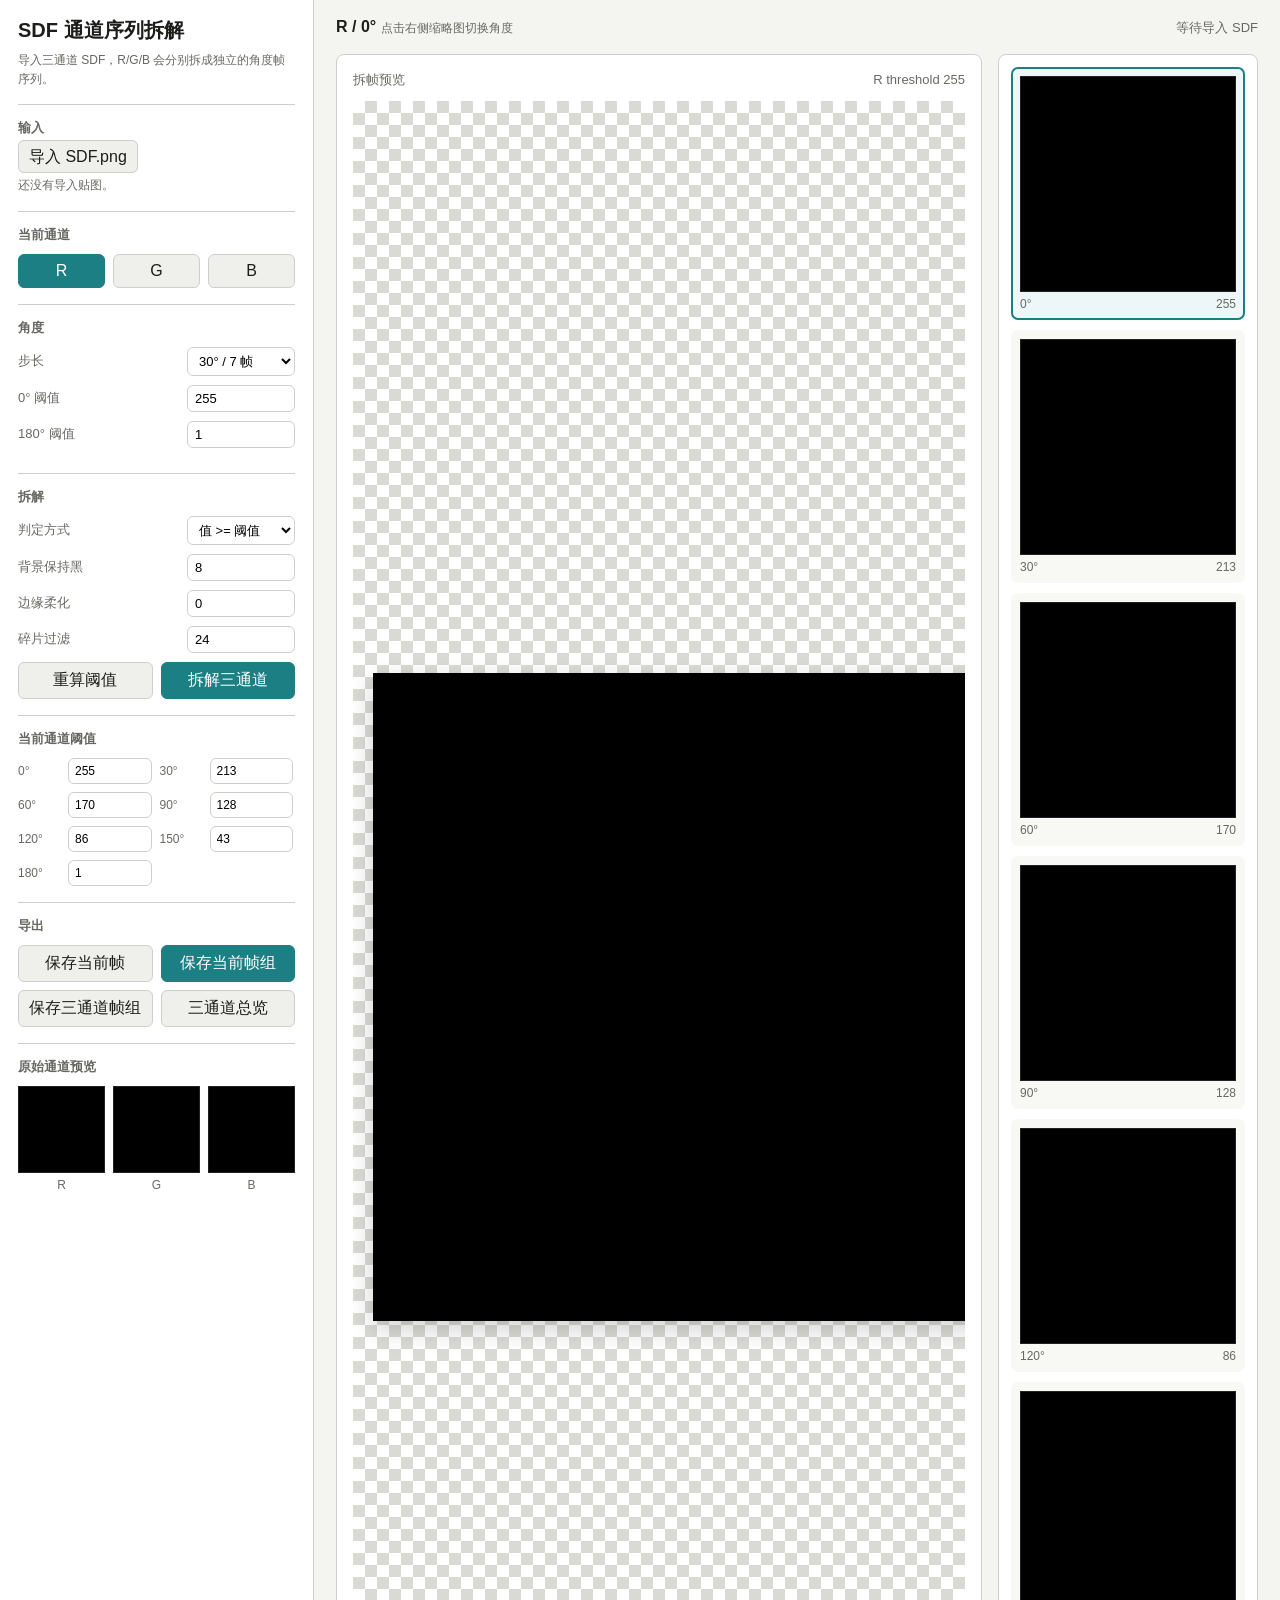
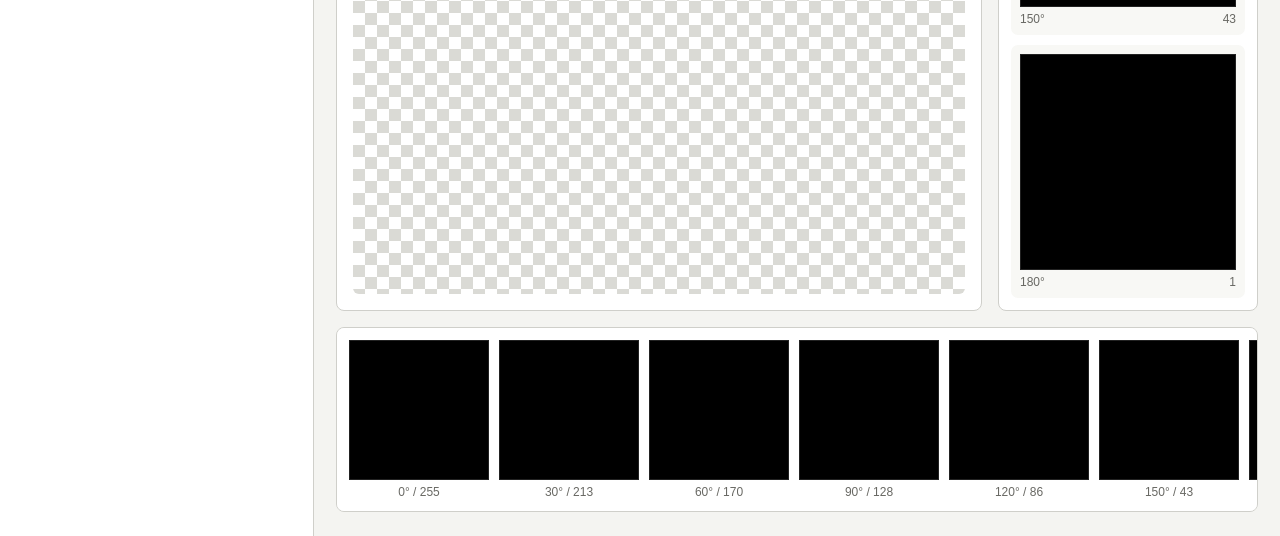
<file: SDF_Frame_Painter/SDF_Frame_Painter.html>
<!doctype html>
<html lang="zh-CN">
<head>
  <meta charset="utf-8">
  <meta name="viewport" content="width=device-width, initial-scale=1">
  <title>SDF Channel Frame Extractor</title>
  <style>
    :root {
      color-scheme: light;
      --bg: #f4f4f1;
      --panel: #ffffff;
      --line: #cfcfca;
      --text: #1d1d1b;
      --muted: #686863;
      --accent: #1b7f83;
      --accent-dark: #0f5f63;
      --danger: #a53a32;
      --tool: #efefeb;
    }

    * { box-sizing: border-box; }

    body {
      margin: 0;
      min-height: 100vh;
      background: var(--bg);
      color: var(--text);
      font-family: Inter, "Segoe UI", "Microsoft YaHei", Arial, sans-serif;
    }

    button, input, select { font: inherit; }

    .app {
      min-height: 100vh;
      display: grid;
      grid-template-columns: 314px minmax(760px, 1fr);
    }

    aside {
      padding: 18px;
      border-right: 1px solid var(--line);
      background: var(--panel);
      display: flex;
      flex-direction: column;
      gap: 16px;
      overflow: auto;
    }

    main {
      min-width: 0;
      padding: 18px 22px 24px;
      display: grid;
      grid-template-rows: auto minmax(0, 1fr) auto;
      gap: 16px;
    }

    h1 {
      margin: 0;
      font-size: 20px;
      line-height: 1.25;
      letter-spacing: 0;
    }

    h2 {
      margin: 0 0 10px;
      color: var(--muted);
      font-size: 13px;
      font-weight: 700;
      letter-spacing: 0;
    }

    .hint {
      margin: 8px 0 0;
      color: var(--muted);
      font-size: 12px;
      line-height: 1.55;
    }

    .group {
      padding-top: 14px;
      border-top: 1px solid var(--line);
    }

    .row {
      margin: 9px 0;
      display: grid;
      grid-template-columns: 1fr auto;
      align-items: center;
      gap: 10px;
      color: var(--muted);
      font-size: 13px;
    }

    .row input[type="number"],
    .row select {
      width: 108px;
      padding: 5px 7px;
      border: 1px solid var(--line);
      border-radius: 6px;
      background: #fff;
    }

    .buttons {
      display: grid;
      grid-template-columns: 1fr 1fr;
      gap: 8px;
    }

    button,
    .file-button {
      min-height: 34px;
      padding: 7px 10px;
      border: 1px solid var(--line);
      border-radius: 6px;
      background: var(--tool);
      color: var(--text);
      cursor: pointer;
      text-align: center;
      white-space: nowrap;
    }

    button:hover,
    .file-button:hover { border-color: #9b9b94; }

    button.primary {
      background: var(--accent);
      border-color: var(--accent);
      color: #fff;
    }

    button.primary:hover { background: var(--accent-dark); }

    button.danger {
      background: var(--danger);
      border-color: var(--danger);
      color: #fff;
    }

    input[type="file"] { display: none; }

    .segmented {
      display: grid;
      grid-template-columns: repeat(3, 1fr);
      gap: 8px;
    }

    .segmented button.active {
      background: var(--accent);
      border-color: var(--accent);
      color: #fff;
    }

    .topbar {
      display: flex;
      align-items: center;
      justify-content: space-between;
      gap: 14px;
    }

    .status {
      min-width: 250px;
      text-align: right;
      color: var(--muted);
      font-size: 13px;
    }

    .workspace {
      min-height: 0;
      display: grid;
      grid-template-columns: minmax(420px, 1fr) 260px;
      gap: 16px;
    }

    .stage-wrap {
      min-width: 0;
      padding: 16px;
      display: grid;
      grid-template-rows: auto minmax(0, 1fr);
      gap: 12px;
      border: 1px solid var(--line);
      border-radius: 8px;
      background: var(--panel);
    }

    .stage-title {
      display: flex;
      align-items: center;
      justify-content: space-between;
      gap: 12px;
      color: var(--muted);
      font-size: 13px;
    }

    .canvas-shell {
      min-height: 0;
      padding: 20px;
      display: grid;
      place-items: center;
      overflow: auto;
      border-radius: 6px;
      background:
        linear-gradient(45deg, #dadad5 25%, transparent 25%),
        linear-gradient(-45deg, #dadad5 25%, transparent 25%),
        linear-gradient(45deg, transparent 75%, #dadad5 75%),
        linear-gradient(-45deg, transparent 75%, #dadad5 75%);
      background-size: 24px 24px;
      background-position: 0 0, 0 12px, 12px -12px, -12px 0;
    }

    #preview {
      width: min(72vh, 680px);
      height: min(72vh, 680px);
      background: #000;
      image-rendering: pixelated;
      box-shadow: 0 8px 24px rgba(0,0,0,0.18);
    }

    .thumbs {
      padding: 12px;
      overflow: auto;
      display: grid;
      grid-template-columns: 1fr;
      gap: 10px;
      border: 1px solid var(--line);
      border-radius: 8px;
      background: var(--panel);
    }

    .thumb {
      padding: 7px;
      border: 2px solid transparent;
      border-radius: 7px;
      background: #f8f8f5;
      cursor: pointer;
    }

    .thumb.active {
      border-color: var(--accent);
      background: #eef7f7;
    }

    .thumb canvas,
    .strip-item canvas,
    .channel canvas {
      display: block;
      width: 100%;
      aspect-ratio: 1;
      border: 1px solid #222;
      background: #000;
      image-rendering: pixelated;
    }

    .thumb-label {
      margin-top: 5px;
      display: flex;
      align-items: center;
      justify-content: space-between;
      color: var(--muted);
      font-size: 12px;
    }

    .strip {
      padding: 12px;
      overflow: auto;
      border: 1px solid var(--line);
      border-radius: 8px;
      background: var(--panel);
    }

    .strip-inner {
      display: grid;
      grid-auto-flow: column;
      grid-auto-columns: 140px;
      gap: 10px;
      align-items: start;
    }

    .strip-item div,
    .channel div {
      margin-top: 5px;
      text-align: center;
      color: var(--muted);
      font-size: 12px;
    }

    .thresholds {
      display: grid;
      grid-template-columns: 1fr 1fr;
      gap: 8px;
      max-height: 210px;
      overflow: auto;
      padding-right: 2px;
    }

    .threshold {
      display: grid;
      grid-template-columns: 44px 1fr;
      align-items: center;
      gap: 6px;
      color: var(--muted);
      font-size: 12px;
    }

    .threshold input {
      min-width: 0;
      width: 100%;
      padding: 5px 6px;
      border: 1px solid var(--line);
      border-radius: 6px;
      background: #fff;
    }

    .channels {
      margin-top: 10px;
      display: grid;
      grid-template-columns: repeat(3, 1fr);
      gap: 8px;
    }

    @media (max-width: 980px) {
      .app { grid-template-columns: 1fr; }
      aside { border-right: 0; border-bottom: 1px solid var(--line); }
      .workspace { grid-template-columns: 1fr; }
      .thumbs { grid-template-columns: repeat(4, minmax(120px, 1fr)); }
    }
  </style>
</head>
<body>
  <div class="app">
    <aside>
      <div>
        <h1>SDF 通道序列拆解</h1>
        <p class="hint">导入三通道 SDF，R/G/B 会分别拆成独立的角度帧序列。</p>
      </div>

      <div class="group">
        <h2>输入</h2>
        <label class="file-button" for="sdfInput">导入 SDF.png</label>
        <input id="sdfInput" type="file" accept="image/*">
        <p id="sourceInfo" class="hint">还没有导入贴图。</p>
      </div>

      <div class="group">
        <h2>当前通道</h2>
        <div class="segmented">
          <button id="channelRBtn" class="active" data-channel="r">R</button>
          <button id="channelGBtn" data-channel="g">G</button>
          <button id="channelBBtn" data-channel="b">B</button>
        </div>
      </div>

      <div class="group">
        <h2>角度</h2>
        <label class="row">
          <span>步长</span>
          <select id="angleStep">
            <option value="30" selected>30° / 7 帧</option>
            <option value="20">20° / 10 帧</option>
            <option value="15">15° / 13 帧</option>
          </select>
        </label>
        <label class="row">
          <span>0° 阈值</span>
          <input id="startThreshold" type="number" min="0" max="255" value="255">
        </label>
        <label class="row">
          <span>180° 阈值</span>
          <input id="endThreshold" type="number" min="0" max="255" value="1">
        </label>
      </div>

      <div class="group">
        <h2>拆解</h2>
        <label class="row">
          <span>判定方式</span>
          <select id="compareMode">
            <option value="gte" selected>值 >= 阈值</option>
            <option value="lte">值 <= 阈值</option>
          </select>
        </label>
        <label class="row">
          <span>背景保持黑</span>
          <input id="bgCutoff" type="number" min="0" max="255" value="8">
        </label>
        <label class="row">
          <span>边缘柔化</span>
          <input id="softness" type="number" min="0" max="64" value="0">
        </label>
        <label class="row">
          <span>碎片过滤</span>
          <input id="minBlobSize" type="number" min="0" max="4096" value="24">
        </label>
        <div class="buttons">
          <button id="fillThresholdsBtn">重算阈值</button>
          <button id="extractBtn" class="primary">拆解三通道</button>
        </div>
      </div>

      <div class="group">
        <h2>当前通道阈值</h2>
        <div id="thresholds" class="thresholds"></div>
      </div>

      <div class="group">
        <h2>导出</h2>
        <div class="buttons">
          <button id="saveFrameBtn">保存当前帧</button>
          <button id="saveGroupBtn" class="primary">保存当前帧组</button>
          <button id="saveAllGroupsBtn">保存三通道帧组</button>
          <button id="saveAllAtlasBtn">三通道总览</button>
        </div>
      </div>

      <div class="group">
        <h2>原始通道预览</h2>
        <div class="channels">
          <div class="channel"><canvas id="rView" width="128" height="128"></canvas><div>R</div></div>
          <div class="channel"><canvas id="gView" width="128" height="128"></canvas><div>G</div></div>
          <div class="channel"><canvas id="bView" width="128" height="128"></canvas><div>B</div></div>
        </div>
      </div>
    </aside>

    <main>
      <div class="topbar">
        <div>
          <strong id="frameTitle">R / 0°</strong>
          <span class="hint">点击右侧缩略图切换角度</span>
        </div>
        <div id="status" class="status">等待导入 SDF</div>
      </div>

      <section class="workspace">
        <div class="stage-wrap">
          <div class="stage-title">
            <span>拆帧预览</span>
            <span id="thresholdReadout">threshold 255</span>
          </div>
          <div class="canvas-shell">
            <canvas id="preview" width="512" height="512"></canvas>
          </div>
        </div>

        <div id="thumbs" class="thumbs"></div>
      </section>

      <section class="strip">
        <div id="strip" class="strip-inner"></div>
      </section>
    </main>
  </div>

  <script>
    const CHANNELS = [
      { key: "r", label: "R", offset: 0 },
      { key: "g", label: "G", offset: 1 },
      { key: "b", label: "B", offset: 2 }
    ];

    const preview = document.getElementById("preview");
    const pctx = preview.getContext("2d");
    const thumbs = document.getElementById("thumbs");
    const strip = document.getElementById("strip");
    const statusEl = document.getElementById("status");
    const frameTitle = document.getElementById("frameTitle");
    const sourceInfo = document.getElementById("sourceInfo");
    const thresholdReadout = document.getElementById("thresholdReadout");
    const thresholdsEl = document.getElementById("thresholds");
    const angleStep = document.getElementById("angleStep");
    const compareMode = document.getElementById("compareMode");
    const bgCutoff = document.getElementById("bgCutoff");
    const softness = document.getElementById("softness");
    const minBlobSize = document.getElementById("minBlobSize");
    const startThreshold = document.getElementById("startThreshold");
    const endThreshold = document.getElementById("endThreshold");

    let activeChannel = "r";
    let activeIndex = 0;
    let angles = [];
    let framesByChannel = {};
    let sourceCanvas = null;
    let sourcePixels = null;
    let sourceWidth = 512;
    let sourceHeight = 512;

    function setStatus(text) {
      statusEl.textContent = text;
    }

    function clamp(value, min, max) {
      return Math.max(min, Math.min(max, value));
    }

    function smoothStep(edge0, edge1, value) {
      if (Math.abs(edge1 - edge0) < 0.000001) {
        return value >= edge1 ? 1 : 0;
      }
      const t = clamp((value - edge0) / (edge1 - edge0), 0, 1);
      return t * t * (3 - 2 * t);
    }

    function buildAngles() {
      const step = Number(angleStep.value) || 30;
      const nextAngles = [];
      for (let angle = 0; angle <= 180; angle += step) {
        nextAngles.push(angle);
      }
      if (nextAngles[nextAngles.length - 1] !== 180) {
        nextAngles.push(180);
      }
      angles = nextAngles;
      activeIndex = Math.min(activeIndex, angles.length - 1);
    }

    function createFrameSet() {
      buildAngles();
      framesByChannel = {};
      CHANNELS.forEach((channel) => {
        framesByChannel[channel.key] = angles.map((angle) => ({
          angle,
          threshold: 0,
          canvas: document.createElement("canvas"),
          input: null
        }));
      });
      fillThresholds(false);
      clearAllCanvases();
      createThresholdInputs();
    }

    function getFrames(channelKey = activeChannel) {
      return framesByChannel[channelKey] || [];
    }

    function currentChannelInfo() {
      return CHANNELS.find((channel) => channel.key === activeChannel) || CHANNELS[0];
    }

    function createThresholdInputs() {
      thresholdsEl.innerHTML = "";
      getFrames().forEach((frame) => {
        const label = document.createElement("label");
        label.className = "threshold";
        const span = document.createElement("span");
        span.textContent = `${frame.angle}°`;
        const input = document.createElement("input");
        input.type = "number";
        input.min = "0";
        input.max = "255";
        input.value = String(frame.threshold);
        input.addEventListener("input", () => {
          frame.threshold = clamp(Number(input.value) || 0, 0, 255);
          extractFrames();
        });
        label.appendChild(span);
        label.appendChild(input);
        thresholdsEl.appendChild(label);
        frame.input = input;
      });
    }

    function fillThresholds(shouldExtract = true) {
      const start = clamp(Number(startThreshold.value) || 0, 0, 255);
      const end = clamp(Number(endThreshold.value) || 0, 0, 255);
      CHANNELS.forEach((channel) => {
        const frames = getFrames(channel.key);
        frames.forEach((frame, index) => {
          const t = index / Math.max(1, frames.length - 1);
          frame.threshold = Math.round(start + (end - start) * t);
          if (frame.input) frame.input.value = String(frame.threshold);
        });
      });
      if (shouldExtract) {
        extractFrames();
      }
    }

    function clearCanvas(canvas) {
      canvas.width = sourceWidth;
      canvas.height = sourceHeight;
      const ctx = canvas.getContext("2d");
      ctx.fillStyle = "#000";
      ctx.fillRect(0, 0, canvas.width, canvas.height);
    }

    function clearAllCanvases() {
      CHANNELS.forEach((channel) => getFrames(channel.key).forEach((frame) => clearCanvas(frame.canvas)));
    }

    function drawChannelViews() {
      if (!sourcePixels) return;
      CHANNELS.forEach((channel) => {
        const canvas = document.getElementById(`${channel.key}View`);
        canvas.width = sourceWidth;
        canvas.height = sourceHeight;
        const ctx = canvas.getContext("2d");
        const image = ctx.createImageData(sourceWidth, sourceHeight);
        for (let i = 0; i < sourcePixels.data.length; i += 4) {
          const value = sourcePixels.data[i + channel.offset];
          image.data[i] = value;
          image.data[i + 1] = value;
          image.data[i + 2] = value;
          image.data[i + 3] = 255;
        }
        ctx.putImageData(image, 0, 0);
      });
    }

    function extractFrames() {
      if (!sourcePixels) {
        clearAllCanvases();
        render();
        return;
      }

      const bg = clamp(Number(bgCutoff.value) || 0, 0, 255);
      const soft = Math.max(0, Number(softness.value) || 0);
      const minBlob = Math.max(0, Number(minBlobSize.value) || 0);
      const useGreater = compareMode.value === "gte";

      CHANNELS.forEach((channel) => {
        getFrames(channel.key).forEach((frame) => {
          frame.canvas.width = sourceWidth;
          frame.canvas.height = sourceHeight;
          const ctx = frame.canvas.getContext("2d");
          const output = ctx.createImageData(sourceWidth, sourceHeight);
          const threshold = clamp(frame.threshold, 0, 255);

          for (let i = 0; i < sourcePixels.data.length; i += 4) {
            const value = sourcePixels.data[i + channel.offset];
            const present = value >= bg;
            let alpha;

            if (!present) {
              alpha = 0;
            } else if (soft <= 0) {
              alpha = useGreater ? (value >= threshold ? 1 : 0) : (value <= threshold ? 1 : 0);
            } else {
              const s = smoothStep(threshold - soft, threshold + soft, value);
              alpha = useGreater ? s : 1 - s;
            }

            const pixel = Math.round(alpha * 255);
            output.data[i] = pixel;
            output.data[i + 1] = pixel;
            output.data[i + 2] = pixel;
            output.data[i + 3] = 255;
          }

          if (minBlob > 0) {
            removeSmallBlobs(output, sourceWidth, sourceHeight, minBlob);
          }

          ctx.putImageData(output, 0, 0);
        });
      });

      render();
      setStatus(`已拆解 R/G/B，各 ${angles.length} 帧`);
    }

    function removeSmallBlobs(imageData, width, height, minSize) {
      const data = imageData.data;
      const total = width * height;
      const visited = new Uint8Array(total);
      const stack = [];
      const component = [];

      for (let start = 0; start < total; start++) {
        if (visited[start] || data[start * 4] === 0) continue;

        visited[start] = 1;
        stack.length = 0;
        component.length = 0;
        stack.push(start);

        while (stack.length) {
          const index = stack.pop();
          component.push(index);
          const x = index % width;
          const y = Math.floor(index / width);

          if (x > 0) visitNeighbor(index - 1);
          if (x < width - 1) visitNeighbor(index + 1);
          if (y > 0) visitNeighbor(index - width);
          if (y < height - 1) visitNeighbor(index + width);
        }

        if (component.length < minSize) {
          for (const pixelIndex of component) {
            const offset = pixelIndex * 4;
            data[offset] = 0;
            data[offset + 1] = 0;
            data[offset + 2] = 0;
          }
        }
      }

      function visitNeighbor(next) {
        if (visited[next] || data[next * 4] === 0) return;
        visited[next] = 1;
        stack.push(next);
      }
    }

    function render() {
      const channel = currentChannelInfo();
      const frames = getFrames();
      const frame = frames[activeIndex] || frames[0];
      if (!frame) return;

      preview.width = sourceWidth;
      preview.height = sourceHeight;
      pctx.fillStyle = "#000";
      pctx.fillRect(0, 0, preview.width, preview.height);
      pctx.drawImage(frame.canvas, 0, 0);
      frameTitle.textContent = `${channel.label} / ${frame.angle}°`;
      thresholdReadout.textContent = `${channel.label} threshold ${frame.threshold}`;
      updateChannelButtons();
      updateThumbs();
      updateStrip();
    }

    function updateChannelButtons() {
      document.querySelectorAll("[data-channel]").forEach((button) => {
        button.classList.toggle("active", button.dataset.channel === activeChannel);
      });
    }

    function updateThumbs() {
      thumbs.innerHTML = "";
      getFrames().forEach((frame, index) => {
        const item = document.createElement("div");
        item.className = `thumb${index === activeIndex ? " active" : ""}`;
        const canvas = document.createElement("canvas");
        canvas.width = sourceWidth;
        canvas.height = sourceHeight;
        canvas.getContext("2d").drawImage(frame.canvas, 0, 0);
        const label = document.createElement("div");
        label.className = "thumb-label";
        label.innerHTML = `<span>${frame.angle}°</span><span>${frame.threshold}</span>`;
        item.appendChild(canvas);
        item.appendChild(label);
        item.addEventListener("click", () => {
          activeIndex = index;
          render();
        });
        thumbs.appendChild(item);
      });
    }

    function updateStrip() {
      strip.innerHTML = "";
      getFrames().forEach((frame) => {
        const item = document.createElement("div");
        item.className = "strip-item";
        const canvas = document.createElement("canvas");
        canvas.width = sourceWidth;
        canvas.height = sourceHeight;
        canvas.getContext("2d").drawImage(frame.canvas, 0, 0);
        const label = document.createElement("div");
        label.textContent = `${frame.angle}° / ${frame.threshold}`;
        item.appendChild(canvas);
        item.appendChild(label);
        strip.appendChild(item);
      });
    }

    function downloadCanvas(canvas, filename) {
      const link = document.createElement("a");
      link.download = filename;
      link.href = canvas.toDataURL("image/png");
      link.click();
    }

    function downloadBlob(blob, filename) {
      const link = document.createElement("a");
      link.download = filename;
      link.href = URL.createObjectURL(blob);
      link.click();
      window.setTimeout(() => URL.revokeObjectURL(link.href), 1000);
    }

    function canvasToBlob(canvas) {
      return new Promise((resolve) => canvas.toBlob(resolve, "image/png"));
    }

    async function buildFrameZip(channelKeys) {
      const entries = [];
      for (const channelKey of channelKeys) {
        const channel = CHANNELS.find((item) => item.key === channelKey);
        for (const frame of getFrames(channelKey)) {
          const blob = await canvasToBlob(frame.canvas);
          const bytes = new Uint8Array(await blob.arrayBuffer());
          const filename = `${channel.label}/sdf_${channel.key}_${String(frame.angle).padStart(3, "0")}.png`;
          entries.push({ filename, bytes });
        }
      }
      return createZip(entries);
    }

    function createZip(entries) {
      const fileParts = [];
      const centralParts = [];
      let offset = 0;

      for (const entry of entries) {
        const nameBytes = encodeUtf8(entry.filename);
        const crc = crc32(entry.bytes);
        const localHeader = concatBytes(
          u32(0x04034b50),
          u16(20),
          u16(0x0800),
          u16(0),
          u16(0),
          u16(0),
          u32(crc),
          u32(entry.bytes.length),
          u32(entry.bytes.length),
          u16(nameBytes.length),
          u16(0),
          nameBytes
        );
        fileParts.push(localHeader, entry.bytes);

        const centralHeader = concatBytes(
          u32(0x02014b50),
          u16(20),
          u16(20),
          u16(0x0800),
          u16(0),
          u16(0),
          u16(0),
          u32(crc),
          u32(entry.bytes.length),
          u32(entry.bytes.length),
          u16(nameBytes.length),
          u16(0),
          u16(0),
          u16(0),
          u16(0),
          u32(0),
          u32(offset),
          nameBytes
        );
        centralParts.push(centralHeader);
        offset += localHeader.length + entry.bytes.length;
      }

      const centralOffset = offset;
      const centralSize = centralParts.reduce((sum, part) => sum + part.length, 0);
      const endRecord = concatBytes(
        u32(0x06054b50),
        u16(0),
        u16(0),
        u16(entries.length),
        u16(entries.length),
        u32(centralSize),
        u32(centralOffset),
        u16(0)
      );

      return new Blob([...fileParts, ...centralParts, endRecord], { type: "application/zip" });
    }

    function encodeUtf8(text) {
      return new TextEncoder().encode(text);
    }

    function u16(value) {
      const bytes = new Uint8Array(2);
      bytes[0] = value & 255;
      bytes[1] = (value >>> 8) & 255;
      return bytes;
    }

    function u32(value) {
      const bytes = new Uint8Array(4);
      bytes[0] = value & 255;
      bytes[1] = (value >>> 8) & 255;
      bytes[2] = (value >>> 16) & 255;
      bytes[3] = (value >>> 24) & 255;
      return bytes;
    }

    function concatBytes(...parts) {
      const length = parts.reduce((sum, part) => sum + part.length, 0);
      const out = new Uint8Array(length);
      let offset = 0;
      for (const part of parts) {
        out.set(part, offset);
        offset += part.length;
      }
      return out;
    }

    const crcTable = (() => {
      const table = new Uint32Array(256);
      for (let n = 0; n < 256; n++) {
        let c = n;
        for (let k = 0; k < 8; k++) {
          c = (c & 1) ? (0xedb88320 ^ (c >>> 1)) : (c >>> 1);
        }
        table[n] = c >>> 0;
      }
      return table;
    })();

    function crc32(bytes) {
      let crc = 0xffffffff;
      for (let i = 0; i < bytes.length; i++) {
        crc = crcTable[(crc ^ bytes[i]) & 255] ^ (crc >>> 8);
      }
      return (crc ^ 0xffffffff) >>> 0;
    }

    function buildStrip(channelKey) {
      const frames = getFrames(channelKey);
      const stripCanvas = document.createElement("canvas");
      stripCanvas.width = sourceWidth * frames.length;
      stripCanvas.height = sourceHeight;
      const ctx = stripCanvas.getContext("2d");
      ctx.fillStyle = "#000";
      ctx.fillRect(0, 0, stripCanvas.width, stripCanvas.height);
      frames.forEach((frame, index) => {
        ctx.drawImage(frame.canvas, index * sourceWidth, 0);
      });
      return stripCanvas;
    }

    function buildAtlas(channelKeys) {
      const gap = 16;
      const labelHeight = 42;
      const rowGap = 28;
      const frameCount = angles.length;
      const atlas = document.createElement("canvas");
      atlas.width = frameCount * sourceWidth + (frameCount - 1) * gap;
      atlas.height = channelKeys.length * (sourceHeight + labelHeight) + (channelKeys.length - 1) * rowGap;
      const ctx = atlas.getContext("2d");
      ctx.fillStyle = "#fff";
      ctx.fillRect(0, 0, atlas.width, atlas.height);
      ctx.textAlign = "center";
      ctx.textBaseline = "middle";
      ctx.font = `${Math.max(16, Math.round(sourceWidth / 32))}px Segoe UI, Arial`;
      ctx.fillStyle = "#111";

      channelKeys.forEach((channelKey, rowIndex) => {
        const channel = CHANNELS.find((item) => item.key === channelKey);
        const y = rowIndex * (sourceHeight + labelHeight + rowGap);
        getFrames(channelKey).forEach((frame, index) => {
          const x = index * (sourceWidth + gap);
          ctx.drawImage(frame.canvas, x, y);
          ctx.fillText(`${channel.label} / ${frame.angle}° / ${frame.threshold}`, x + sourceWidth / 2, y + sourceHeight + labelHeight / 2);
        });
      });

      return atlas;
    }

    function saveCurrentFrame() {
      const frame = getFrames()[activeIndex];
      const channel = currentChannelInfo();
      downloadCanvas(frame.canvas, `sdf_${channel.key}_${String(frame.angle).padStart(3, "0")}.png`);
      setStatus(`已导出 ${channel.label} ${frame.angle}°`);
    }

    function saveCurrentStrip() {
      downloadCanvas(buildStrip(activeChannel), `sdf_${activeChannel}_strip_${angleStep.value}deg.png`);
      setStatus(`已导出 ${currentChannelInfo().label} Strip`);
    }

    function saveCurrentAtlas() {
      downloadCanvas(buildAtlas([activeChannel]), `sdf_${activeChannel}_atlas_${angleStep.value}deg.png`);
      setStatus(`已导出 ${currentChannelInfo().label} Atlas`);
    }

    function saveAllAtlas() {
      downloadCanvas(buildAtlas(CHANNELS.map((channel) => channel.key)), `sdf_rgb_atlas_${angleStep.value}deg.png`);
      setStatus("已导出三通道总览");
    }

    async function saveCurrentGroup() {
      setStatus("正在打包当前通道帧组");
      const zip = await buildFrameZip([activeChannel]);
      downloadBlob(zip, `sdf_${activeChannel}_frames_${angleStep.value}deg.zip`);
      setStatus(`已导出 ${currentChannelInfo().label} 帧组`);
    }

    async function saveAllGroups() {
      setStatus("正在打包三通道帧组");
      const zip = await buildFrameZip(CHANNELS.map((channel) => channel.key));
      downloadBlob(zip, `sdf_rgb_frames_${angleStep.value}deg.zip`);
      setStatus("已导出三通道帧组");
    }

    document.getElementById("sdfInput").addEventListener("change", (event) => {
      const file = event.target.files && event.target.files[0];
      if (!file) return;
      const image = new Image();
      image.onload = () => {
        sourceWidth = image.naturalWidth;
        sourceHeight = image.naturalHeight;
        sourceCanvas = document.createElement("canvas");
        sourceCanvas.width = sourceWidth;
        sourceCanvas.height = sourceHeight;
        const ctx = sourceCanvas.getContext("2d");
        ctx.drawImage(image, 0, 0);
        sourcePixels = ctx.getImageData(0, 0, sourceWidth, sourceHeight);
        sourceInfo.textContent = `${file.name} / ${sourceWidth} x ${sourceHeight}`;
        drawChannelViews();
        extractFrames();
        setStatus("SDF 已导入并拆解");
      };
      image.src = URL.createObjectURL(file);
    });

    document.querySelectorAll("[data-channel]").forEach((button) => {
      button.addEventListener("click", () => {
        activeChannel = button.dataset.channel;
        activeIndex = Math.min(activeIndex, getFrames().length - 1);
        createThresholdInputs();
        render();
      });
    });

    angleStep.addEventListener("change", () => {
      createFrameSet();
      extractFrames();
    });

    document.getElementById("fillThresholdsBtn").addEventListener("click", () => fillThresholds(true));
    document.getElementById("extractBtn").addEventListener("click", extractFrames);
    document.getElementById("saveFrameBtn").addEventListener("click", saveCurrentFrame);
    document.getElementById("saveGroupBtn").addEventListener("click", saveCurrentGroup);
    document.getElementById("saveAllGroupsBtn").addEventListener("click", saveAllGroups);
    document.getElementById("saveAllAtlasBtn").addEventListener("click", saveAllAtlas);

    [compareMode, bgCutoff, softness, minBlobSize].forEach((input) => input.addEventListener("input", extractFrames));
    [startThreshold, endThreshold].forEach((input) => input.addEventListener("input", () => fillThresholds(true)));

    window.addEventListener("keydown", (event) => {
      if (event.key === "[" && activeIndex > 0) {
        activeIndex--;
        render();
      }
      if (event.key === "]" && activeIndex < getFrames().length - 1) {
        activeIndex++;
        render();
      }
      const key = event.key.toLowerCase();
      if (key === "r" || key === "g" || key === "b") {
        activeChannel = key;
        activeIndex = Math.min(activeIndex, getFrames().length - 1);
        createThresholdInputs();
        render();
      }
    });

    createFrameSet();
    render();
  </script>
</body>
</html>
</file>
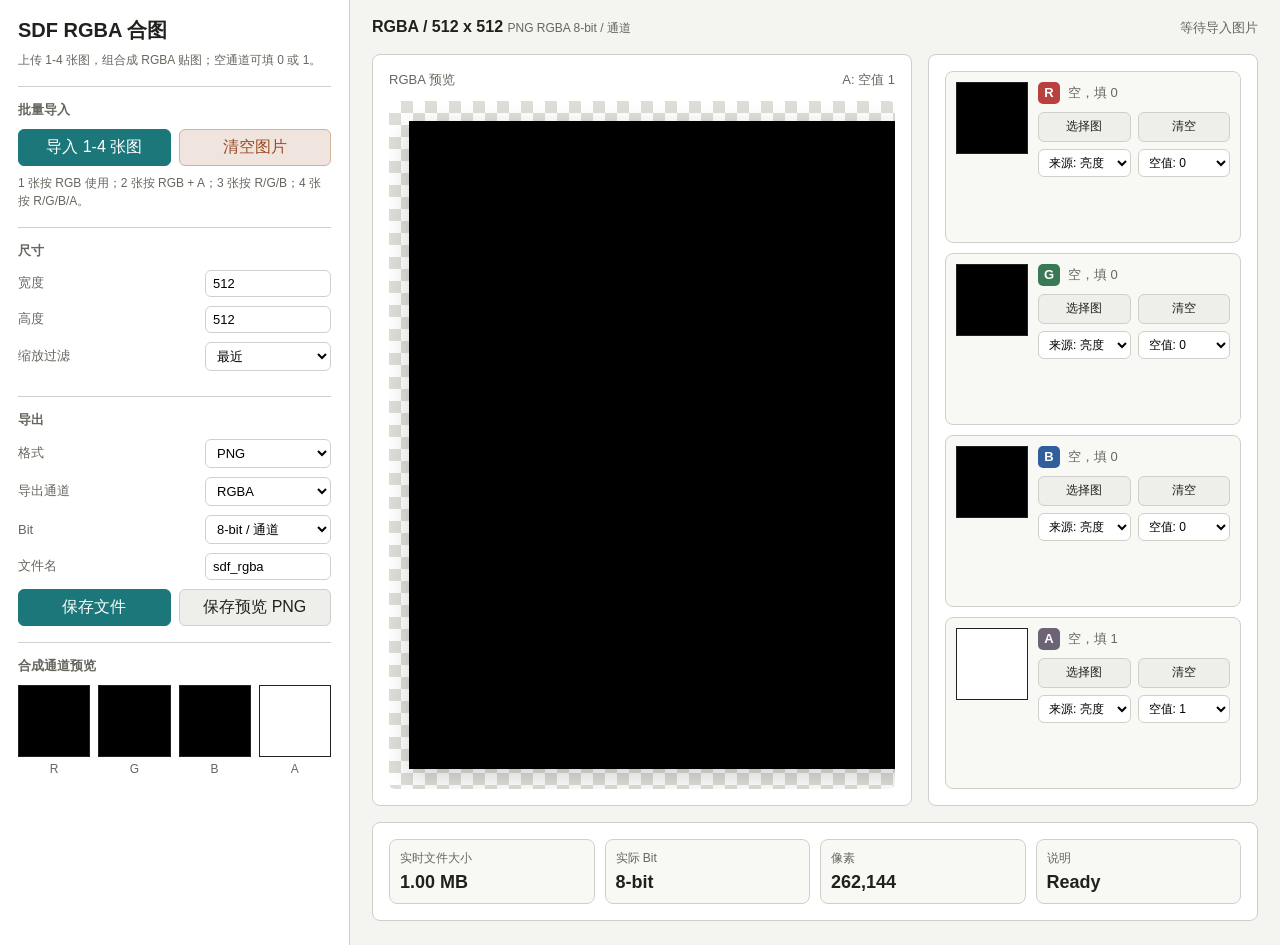
<file: SDF_Frame_Painter/SDF_RGBA_Packer.html>
<!doctype html>
<html lang="zh-CN">
<head>
  <meta charset="utf-8">
  <meta name="viewport" content="width=device-width, initial-scale=1">
  <title>SDF RGBA Packer</title>
  <style>
    :root {
      color-scheme: light;
      --bg: #f4f4f0;
      --panel: #ffffff;
      --line: #d0d0ca;
      --text: #20201d;
      --muted: #66665f;
      --accent: #1c777a;
      --accent-dark: #115b5d;
      --tool: #eeeeea;
      --warn: #9a4b25;
      --ok: #2d7255;
    }

    * { box-sizing: border-box; }

    body {
      margin: 0;
      min-height: 100vh;
      background: var(--bg);
      color: var(--text);
      font-family: Inter, "Segoe UI", "Microsoft YaHei", Arial, sans-serif;
    }

    button, input, select { font: inherit; }

    .app {
      min-height: 100vh;
      display: grid;
      grid-template-columns: 350px minmax(760px, 1fr);
    }

    aside {
      padding: 18px;
      border-right: 1px solid var(--line);
      background: var(--panel);
      display: flex;
      flex-direction: column;
      gap: 16px;
      overflow: auto;
    }

    main {
      min-width: 0;
      padding: 18px 22px 24px;
      display: grid;
      grid-template-rows: auto minmax(0, 1fr) auto;
      gap: 16px;
    }

    h1 {
      margin: 0;
      font-size: 20px;
      line-height: 1.25;
      letter-spacing: 0;
    }

    h2 {
      margin: 0 0 10px;
      color: var(--muted);
      font-size: 13px;
      font-weight: 700;
      letter-spacing: 0;
    }

    .hint {
      margin: 8px 0 0;
      color: var(--muted);
      font-size: 12px;
      line-height: 1.55;
    }

    .group {
      padding-top: 14px;
      border-top: 1px solid var(--line);
    }

    .row {
      margin: 9px 0;
      display: grid;
      grid-template-columns: 1fr auto;
      align-items: center;
      gap: 10px;
      color: var(--muted);
      font-size: 13px;
    }

    .row input,
    .row select {
      width: 126px;
      min-width: 0;
      padding: 5px 7px;
      border: 1px solid var(--line);
      border-radius: 6px;
      background: #fff;
    }

    .buttons {
      display: grid;
      grid-template-columns: 1fr 1fr;
      gap: 8px;
    }

    button,
    .file-button {
      min-height: 34px;
      padding: 7px 10px;
      border: 1px solid var(--line);
      border-radius: 6px;
      background: var(--tool);
      color: var(--text);
      cursor: pointer;
      text-align: center;
      white-space: nowrap;
    }

    button:hover,
    .file-button:hover { border-color: #9a9a92; }

    button.primary,
    .file-button.primary {
      background: var(--accent);
      border-color: var(--accent);
      color: #fff;
    }

    button.primary:hover,
    .file-button.primary:hover { background: var(--accent-dark); }

    button.warn {
      background: #f0e5de;
      border-color: #d3b19d;
      color: var(--warn);
    }

    input[type="file"] { display: none; }

    .topbar {
      display: flex;
      align-items: center;
      justify-content: space-between;
      gap: 14px;
    }

    .status {
      min-width: 260px;
      text-align: right;
      color: var(--muted);
      font-size: 13px;
    }

    .workspace {
      min-height: 0;
      display: grid;
      grid-template-columns: minmax(420px, 1fr) 330px;
      gap: 16px;
    }

    .stage-wrap,
    .slots,
    .info-panel {
      min-width: 0;
      padding: 16px;
      border: 1px solid var(--line);
      border-radius: 8px;
      background: var(--panel);
    }

    .stage-wrap {
      display: grid;
      grid-template-rows: auto minmax(0, 1fr);
      gap: 12px;
    }

    .stage-title {
      display: flex;
      align-items: center;
      justify-content: space-between;
      gap: 12px;
      color: var(--muted);
      font-size: 13px;
    }

    .canvas-shell {
      min-height: 0;
      padding: 20px;
      display: grid;
      place-items: center;
      overflow: auto;
      border-radius: 6px;
      background:
        linear-gradient(45deg, #deded8 25%, transparent 25%),
        linear-gradient(-45deg, #deded8 25%, transparent 25%),
        linear-gradient(45deg, transparent 75%, #deded8 75%),
        linear-gradient(-45deg, transparent 75%, #deded8 75%);
      background-size: 24px 24px;
      background-position: 0 0, 0 12px, 12px -12px, -12px 0;
    }

    #preview {
      width: min(72vh, 680px);
      height: min(72vh, 680px);
      background: transparent;
      image-rendering: pixelated;
      box-shadow: 0 8px 24px rgba(0,0,0,0.18);
    }

    .slots {
      overflow: auto;
      display: grid;
      grid-template-columns: 1fr;
      gap: 10px;
    }

    .slot {
      padding: 10px;
      border: 1px solid var(--line);
      border-radius: 8px;
      background: #f8f8f5;
      display: grid;
      grid-template-columns: 72px 1fr;
      gap: 10px;
      align-items: start;
    }

    .slot canvas,
    .channel canvas {
      display: block;
      width: 100%;
      aspect-ratio: 1;
      border: 1px solid #222;
      background: #000;
      image-rendering: pixelated;
    }

    .slot-body {
      min-width: 0;
      display: grid;
      gap: 8px;
    }

    .slot-head {
      display: grid;
      grid-template-columns: auto 1fr;
      gap: 8px;
      align-items: center;
      font-size: 13px;
    }

    .slot-head strong {
      width: 22px;
      height: 22px;
      display: grid;
      place-items: center;
      border-radius: 5px;
      color: #fff;
      background: var(--accent);
    }

    .slot-name {
      min-width: 0;
      color: var(--muted);
      overflow: hidden;
      text-overflow: ellipsis;
      white-space: nowrap;
    }

    .slot-controls {
      display: grid;
      grid-template-columns: 1fr 1fr;
      gap: 7px;
    }

    .slot-controls select {
      min-width: 0;
      width: 100%;
      padding: 5px 6px;
      border: 1px solid var(--line);
      border-radius: 6px;
      background: #fff;
      font-size: 12px;
    }

    .slot-controls button,
    .slot-controls .file-button {
      min-height: 30px;
      padding: 5px 7px;
      font-size: 12px;
    }

    .info-panel {
      display: grid;
      grid-template-columns: repeat(4, 1fr);
      gap: 10px;
    }

    .metric {
      min-width: 0;
      padding: 10px;
      border: 1px solid var(--line);
      border-radius: 8px;
      background: #f8f8f5;
    }

    .metric span {
      display: block;
      color: var(--muted);
      font-size: 12px;
    }

    .metric strong {
      display: block;
      margin-top: 5px;
      font-size: 18px;
      line-height: 1.2;
      overflow-wrap: anywhere;
    }

    .channels {
      display: grid;
      grid-template-columns: repeat(4, 1fr);
      gap: 8px;
    }

    .channel div {
      margin-top: 5px;
      text-align: center;
      color: var(--muted);
      font-size: 12px;
    }

    @media (max-width: 980px) {
      .app { grid-template-columns: 1fr; }
      aside { border-right: 0; border-bottom: 1px solid var(--line); }
      .workspace { grid-template-columns: 1fr; }
      .info-panel { grid-template-columns: repeat(2, 1fr); }
    }
  </style>
</head>
<body>
  <div class="app">
    <aside>
      <div>
        <h1>SDF RGBA 合图</h1>
        <p class="hint">上传 1-4 张图，组合成 RGBA 贴图；空通道可填 0 或 1。</p>
      </div>

      <div class="group">
        <h2>批量导入</h2>
        <div class="buttons">
          <label class="file-button primary" for="bulkInput">导入 1-4 张图</label>
          <button id="clearAllBtn" class="warn">清空图片</button>
        </div>
        <input id="bulkInput" type="file" accept="image/*" multiple>
        <p class="hint">1 张按 RGB 使用；2 张按 RGB + A；3 张按 R/G/B；4 张按 R/G/B/A。</p>
      </div>

      <div class="group">
        <h2>尺寸</h2>
        <label class="row">
          <span>宽度</span>
          <input id="widthInput" type="number" min="1" max="16384" value="512">
        </label>
        <label class="row">
          <span>高度</span>
          <input id="heightInput" type="number" min="1" max="16384" value="512">
        </label>
        <label class="row">
          <span>缩放过滤</span>
          <select id="scaleMode">
            <option value="nearest" selected>最近</option>
            <option value="linear">线性</option>
          </select>
        </label>
      </div>

      <div class="group">
        <h2>导出</h2>
        <label class="row">
          <span>格式</span>
          <select id="formatSelect">
            <option value="png" selected>PNG</option>
            <option value="tga">TGA / TAG</option>
            <option value="tiff">TIFF</option>
            <option value="raw">RAW</option>
          </select>
        </label>
        <label class="row">
          <span>导出通道</span>
          <select id="channelMode">
            <option value="rgba" selected>RGBA</option>
            <option value="rgb">RGB</option>
          </select>
        </label>
        <label class="row">
          <span>Bit</span>
          <select id="bitDepth">
            <option value="8" selected>8-bit / 通道</option>
            <option value="16">16-bit / 通道</option>
          </select>
        </label>
        <label class="row">
          <span>文件名</span>
          <input id="fileNameInput" type="text" value="sdf_rgba">
        </label>
        <div class="buttons">
          <button id="saveBtn" class="primary">保存文件</button>
          <button id="savePreviewBtn">保存预览 PNG</button>
        </div>
      </div>

      <div class="group">
        <h2>合成通道预览</h2>
        <div class="channels">
          <div class="channel"><canvas id="rView" width="128" height="128"></canvas><div>R</div></div>
          <div class="channel"><canvas id="gView" width="128" height="128"></canvas><div>G</div></div>
          <div class="channel"><canvas id="bView" width="128" height="128"></canvas><div>B</div></div>
          <div class="channel"><canvas id="aView" width="128" height="128"></canvas><div>A</div></div>
        </div>
      </div>
    </aside>

    <main>
      <div class="topbar">
        <div>
          <strong id="titleReadout">RGBA / 512 x 512</strong>
          <span class="hint" id="formatReadout">PNG 8-bit / 通道</span>
        </div>
        <div id="status" class="status">等待导入图片</div>
      </div>

      <section class="workspace">
        <div class="stage-wrap">
          <div class="stage-title">
            <span>RGBA 预览</span>
            <span id="alphaReadout">A: 空值 1</span>
          </div>
          <div class="canvas-shell">
            <canvas id="preview" width="512" height="512"></canvas>
          </div>
        </div>

        <div id="slots" class="slots"></div>
      </section>

      <section class="info-panel">
        <div class="metric"><span>实时文件大小</span><strong id="sizeReadout">0 B</strong></div>
        <div class="metric"><span>实际 Bit</span><strong id="depthReadout">8</strong></div>
        <div class="metric"><span>像素</span><strong id="pixelReadout">262,144</strong></div>
        <div class="metric"><span>说明</span><strong id="noteReadout">Ready</strong></div>
      </section>
    </main>
  </div>

  <input id="rInput" type="file" accept="image/*">
  <input id="gInput" type="file" accept="image/*">
  <input id="bInput" type="file" accept="image/*">
  <input id="aInput" type="file" accept="image/*">

  <script>
    const CHANNELS = [
      { key: "r", label: "R", offset: 0, color: "#b8403d" },
      { key: "g", label: "G", offset: 1, color: "#397a55" },
      { key: "b", label: "B", offset: 2, color: "#315f9c" },
      { key: "a", label: "A", offset: 3, color: "#6c6475" }
    ];

    const state = {
      width: 512,
      height: 512,
      channels: {},
      outputCanvas: document.createElement("canvas"),
      previewCanvas: document.getElementById("preview"),
      outputImage: null,
      previewImage: null
    };

    CHANNELS.forEach((channel) => {
      state.channels[channel.key] = {
        image: null,
        fileName: "",
        source: "luma",
        fallback: channel.key === "a" ? 1 : 0
      };
    });

    const slotsEl = document.getElementById("slots");
    const statusEl = document.getElementById("status");
    const titleReadout = document.getElementById("titleReadout");
    const formatReadout = document.getElementById("formatReadout");
    const alphaReadout = document.getElementById("alphaReadout");
    const sizeReadout = document.getElementById("sizeReadout");
    const depthReadout = document.getElementById("depthReadout");
    const pixelReadout = document.getElementById("pixelReadout");
    const noteReadout = document.getElementById("noteReadout");
    const widthInput = document.getElementById("widthInput");
    const heightInput = document.getElementById("heightInput");
    const scaleMode = document.getElementById("scaleMode");
    const formatSelect = document.getElementById("formatSelect");
    const channelMode = document.getElementById("channelMode");
    const bitDepth = document.getElementById("bitDepth");
    const fileNameInput = document.getElementById("fileNameInput");

    function setStatus(text) {
      statusEl.textContent = text;
    }

    function clamp(value, min, max) {
      return Math.max(min, Math.min(max, value));
    }

    function sanitizeName(name) {
      return (name || "sdf_rgba").trim().replace(/[\\/:*?"<>|]+/g, "_") || "sdf_rgba";
    }

    function formatBytes(bytes) {
      const units = ["B", "KB", "MB", "GB"];
      let value = bytes;
      let unit = 0;
      while (value >= 1024 && unit < units.length - 1) {
        value /= 1024;
        unit++;
      }
      return `${value.toFixed(unit === 0 ? 0 : 2)} ${units[unit]}`;
    }

    function actualDepth() {
      return formatSelect.value === "tga" ? 8 : Number(bitDepth.value);
    }

    function exportChannelCount() {
      return channelMode.value === "rgb" ? 3 : 4;
    }

    function exportLabel() {
      return exportChannelCount() === 3 ? "RGB" : "RGBA";
    }

    function extensionForFormat(format) {
      if (format === "tga") return "tga";
      if (format === "tiff") return "tif";
      if (format === "raw") return `${exportLabel().toLowerCase()}${Number(bitDepth.value) === 16 ? "16" : "8"}`;
      return "png";
    }

    function mimeForFormat(format) {
      if (format === "png") return "image/png";
      if (format === "tga") return "image/x-tga";
      if (format === "tiff") return "image/tiff";
      return "application/octet-stream";
    }

    function componentValue(data, offset, source) {
      if (source === "r") return data[offset];
      if (source === "g") return data[offset + 1];
      if (source === "b") return data[offset + 2];
      if (source === "a") return data[offset + 3];
      return clamp(Math.round(data[offset] * 0.299 + data[offset + 1] * 0.587 + data[offset + 2] * 0.114), 0, 255);
    }

    function readImage(file) {
      return new Promise((resolve, reject) => {
        const image = new Image();
        const url = URL.createObjectURL(file);
        image.onload = () => {
          URL.revokeObjectURL(url);
          resolve(image);
        };
        image.onerror = () => {
          URL.revokeObjectURL(url);
          reject(new Error(`Could not load image: ${file.name}`));
        };
        image.src = url;
      });
    }

    function buildSlots() {
      slotsEl.innerHTML = "";
      CHANNELS.forEach((channel) => {
        const slot = document.createElement("div");
        slot.className = "slot";
        slot.innerHTML = `
          <canvas id="${channel.key}SlotView" width="96" height="96"></canvas>
          <div class="slot-body">
            <div class="slot-head">
              <strong style="background:${channel.color}">${channel.label}</strong>
              <span id="${channel.key}Name" class="slot-name">空</span>
            </div>
            <div class="slot-controls">
              <label class="file-button" for="${channel.key}Input">选择图</label>
              <button data-clear="${channel.key}">清空</button>
              <select id="${channel.key}Source">
                <option value="luma" selected>来源: 亮度</option>
                <option value="r">来源: R</option>
                <option value="g">来源: G</option>
                <option value="b">来源: B</option>
                <option value="a">来源: A</option>
              </select>
              <select id="${channel.key}Fallback">
                <option value="0">空值: 0</option>
                <option value="1">空值: 1</option>
              </select>
            </div>
          </div>
        `;
        slotsEl.appendChild(slot);
        document.getElementById(`${channel.key}Source`).addEventListener("change", (event) => {
          state.channels[channel.key].source = event.target.value;
          rebuild();
        });
        const fallback = document.getElementById(`${channel.key}Fallback`);
        fallback.value = String(state.channels[channel.key].fallback);
        fallback.addEventListener("change", (event) => {
          state.channels[channel.key].fallback = Number(event.target.value);
          rebuild();
        });
      });

      document.querySelectorAll("[data-clear]").forEach((button) => {
        button.addEventListener("click", () => {
          clearChannel(button.dataset.clear);
          rebuild();
        });
      });
    }

    function setOutputSize(width, height) {
      state.width = clamp(Math.round(width) || 512, 1, 16384);
      state.height = clamp(Math.round(height) || 512, 1, 16384);
      widthInput.value = String(state.width);
      heightInput.value = String(state.height);
      state.outputCanvas.width = state.width;
      state.outputCanvas.height = state.height;
      state.previewCanvas.width = state.width;
      state.previewCanvas.height = state.height;
    }

    function hasAnyImage() {
      return CHANNELS.some((channel) => state.channels[channel.key].image);
    }

    function clearChannel(channelKey) {
      const slot = state.channels[channelKey];
      slot.image = null;
      slot.fileName = "";
      document.getElementById(`${channelKey}Input`).value = "";
    }

    function clearAllImages() {
      CHANNELS.forEach((channel) => clearChannel(channel.key));
      setStatus("已清空图片");
      rebuild();
    }

    function setChannel(channelKey, image, fileName, source) {
      const slot = state.channels[channelKey];
      slot.image = image;
      slot.fileName = fileName;
      if (source) {
        slot.source = source;
        document.getElementById(`${channelKey}Source`).value = source;
      }
    }

    async function loadSingleChannel(channelKey, file) {
      if (!file) return;
      const image = await readImage(file);
      if (!hasAnyImage()) {
        setOutputSize(image.naturalWidth, image.naturalHeight);
      }
      setChannel(channelKey, image, file.name, state.channels[channelKey].source);
      setStatus(`已导入 ${channelKey.toUpperCase()}：${file.name}`);
      rebuild();
    }

    async function loadBulk(files) {
      const imageFiles = [...files].filter((file) => file.type.startsWith("image/"));
      imageFiles.sort((a, b) => a.name.localeCompare(b.name, undefined, { numeric: true }));
      if (!imageFiles.length) {
        setStatus("没有可导入的图片");
        return;
      }

      const loaded = [];
      for (const file of imageFiles.slice(0, 4)) {
        loaded.push({ file, image: await readImage(file) });
      }

      setOutputSize(loaded[0].image.naturalWidth, loaded[0].image.naturalHeight);
      CHANNELS.forEach((channel) => clearChannel(channel.key));

      if (loaded.length === 1) {
        setChannel("r", loaded[0].image, loaded[0].file.name, "r");
        setChannel("g", loaded[0].image, loaded[0].file.name, "g");
        setChannel("b", loaded[0].image, loaded[0].file.name, "b");
      } else if (loaded.length === 2) {
        setChannel("r", loaded[0].image, loaded[0].file.name, "r");
        setChannel("g", loaded[0].image, loaded[0].file.name, "g");
        setChannel("b", loaded[0].image, loaded[0].file.name, "b");
        setChannel("a", loaded[1].image, loaded[1].file.name, "luma");
      } else {
        CHANNELS.forEach((channel, index) => {
          if (loaded[index]) {
            setChannel(channel.key, loaded[index].image, loaded[index].file.name, "luma");
          }
        });
      }

      setStatus(`已批量导入 ${loaded.length} 张图`);
      rebuild();
    }

    function drawSourceToData(slot) {
      const canvas = document.createElement("canvas");
      canvas.width = state.width;
      canvas.height = state.height;
      const ctx = canvas.getContext("2d", { willReadFrequently: true });
      ctx.imageSmoothingEnabled = scaleMode.value === "linear";
      ctx.clearRect(0, 0, state.width, state.height);
      ctx.drawImage(slot.image, 0, 0, state.width, state.height);
      return ctx.getImageData(0, 0, state.width, state.height).data;
    }

    function rebuild() {
      setOutputSize(Number(widthInput.value), Number(heightInput.value));

      const total = state.width * state.height;
      const ctx = state.outputCanvas.getContext("2d", { willReadFrequently: true });
      const output = ctx.createImageData(state.width, state.height);
      const channelValues = {};

      CHANNELS.forEach((channel) => {
        const slot = state.channels[channel.key];
        const values = new Uint8ClampedArray(total);

        if (slot.image) {
          const data = drawSourceToData(slot);
          for (let p = 0, i = 0; p < total; p++, i += 4) {
            values[p] = componentValue(data, i, slot.source);
          }
        } else {
          values.fill(slot.fallback ? 255 : 0);
        }

        channelValues[channel.key] = values;
      });

      for (let p = 0, i = 0; p < total; p++, i += 4) {
        output.data[i] = channelValues.r[p];
        output.data[i + 1] = channelValues.g[p];
        output.data[i + 2] = channelValues.b[p];
        output.data[i + 3] = exportChannelCount() === 3 ? 255 : channelValues.a[p];
      }

      state.outputImage = output;
      ctx.putImageData(output, 0, 0);
      drawPreview();
      drawChannelViews(channelValues);
      updateReadouts();
    }

    function drawPreview() {
      const ctx = state.previewCanvas.getContext("2d");
      const size = Math.max(8, Math.floor(Math.min(state.width, state.height) / 32));
      for (let y = 0; y < state.height; y += size) {
        for (let x = 0; x < state.width; x += size) {
          ctx.fillStyle = ((x / size + y / size) % 2) ? "#cfcfca" : "#f0f0ec";
          ctx.fillRect(x, y, size, size);
        }
      }
      ctx.drawImage(state.outputCanvas, 0, 0);
      state.previewImage = ctx.getImageData(0, 0, state.width, state.height);
    }

    function drawChannelViews(channelValues) {
      CHANNELS.forEach((channel) => {
        drawGrayCanvas(document.getElementById(`${channel.key}View`), channelValues[channel.key]);
        drawGrayCanvas(document.getElementById(`${channel.key}SlotView`), channelValues[channel.key]);
        const slot = state.channels[channel.key];
        document.getElementById(`${channel.key}Name`).textContent = slot.fileName || `空，填 ${slot.fallback}`;
      });
    }

    function drawGrayCanvas(canvas, values) {
      canvas.width = state.width;
      canvas.height = state.height;
      const ctx = canvas.getContext("2d");
      const image = ctx.createImageData(state.width, state.height);
      for (let p = 0, i = 0; p < values.length; p++, i += 4) {
        const value = values[p];
        image.data[i] = value;
        image.data[i + 1] = value;
        image.data[i + 2] = value;
        image.data[i + 3] = 255;
      }
      ctx.putImageData(image, 0, 0);
    }

    function estimatePngSize(depth) {
      const bytesPerSample = depth === 16 ? 2 : 1;
      const rawBytes = state.height * (1 + state.width * exportChannelCount() * bytesPerSample);
      const blocks = Math.max(1, Math.ceil(rawBytes / 65535));
      const zlibBytes = 2 + rawBytes + blocks * 5 + 4;
      return 8 + 25 + (12 + zlibBytes) + 12;
    }

    function estimateTiffSize(depth) {
      const bytesPerSample = depth === 16 ? 2 : 1;
      const entries = exportChannelCount() === 4 ? 11 : 10;
      const bitsOffset = 8 + 2 + entries * 12 + 4;
      const pixelOffset = bitsOffset + exportChannelCount() * 2;
      return pixelOffset + state.width * state.height * exportChannelCount() * bytesPerSample;
    }

    function estimateSize() {
      const format = formatSelect.value;
      const depth = actualDepth();
      const total = state.width * state.height;
      if (format === "png") return estimatePngSize(depth);
      if (format === "tga") return 18 + total * exportChannelCount();
      if (format === "tiff") return estimateTiffSize(depth);
      return total * exportChannelCount() * (depth === 16 ? 2 : 1);
    }

    function updateReadouts() {
      const format = formatSelect.value.toUpperCase();
      const selectedDepth = Number(bitDepth.value);
      const depth = actualDepth();
      const pixels = state.width * state.height;
      const tgaNote = formatSelect.value === "tga" && selectedDepth === 16;
      const rawNote = formatSelect.value === "raw" ? `无头 ${exportLabel()} 顺序` : "Ready";

      titleReadout.textContent = `${exportLabel()} / ${state.width} x ${state.height}`;
      formatReadout.textContent = `${format} ${exportLabel()} ${depth}-bit / 通道`;
      alphaReadout.textContent = `A: ${state.channels.a.fileName ? state.channels.a.fileName : `空值 ${state.channels.a.fallback}`}`;
      sizeReadout.textContent = formatBytes(estimateSize());
      depthReadout.textContent = `${depth}-bit`;
      pixelReadout.textContent = pixels.toLocaleString();
      noteReadout.textContent = tgaNote ? "TGA 固定 8-bit" : rawNote;
    }

    function setUint32BE(data, offset, value) {
      data[offset] = (value >>> 24) & 255;
      data[offset + 1] = (value >>> 16) & 255;
      data[offset + 2] = (value >>> 8) & 255;
      data[offset + 3] = value & 255;
    }

    const crcTable = (() => {
      const table = new Uint32Array(256);
      for (let n = 0; n < 256; n++) {
        let c = n;
        for (let k = 0; k < 8; k++) {
          c = c & 1 ? 0xedb88320 ^ (c >>> 1) : c >>> 1;
        }
        table[n] = c >>> 0;
      }
      return table;
    })();

    function crc32(bytes) {
      let c = 0xffffffff;
      for (let i = 0; i < bytes.length; i++) {
        c = crcTable[(c ^ bytes[i]) & 255] ^ (c >>> 8);
      }
      return (c ^ 0xffffffff) >>> 0;
    }

    function adler32(bytes) {
      let a = 1;
      let b = 0;
      for (let i = 0; i < bytes.length; i++) {
        a = (a + bytes[i]) % 65521;
        b = (b + a) % 65521;
      }
      return ((b << 16) | a) >>> 0;
    }

    function pngChunk(type, payload) {
      const typeBytes = new TextEncoder().encode(type);
      const out = new Uint8Array(12 + payload.length);
      setUint32BE(out, 0, payload.length);
      out.set(typeBytes, 4);
      out.set(payload, 8);
      const crcInput = new Uint8Array(typeBytes.length + payload.length);
      crcInput.set(typeBytes, 0);
      crcInput.set(payload, typeBytes.length);
      setUint32BE(out, out.length - 4, crc32(crcInput));
      return out;
    }

    function concatBytes(parts) {
      const size = parts.reduce((sum, part) => sum + part.length, 0);
      const out = new Uint8Array(size);
      let offset = 0;
      parts.forEach((part) => {
        out.set(part, offset);
        offset += part.length;
      });
      return out;
    }

    function zlibStore(bytes) {
      const blocks = Math.max(1, Math.ceil(bytes.length / 65535));
      const out = new Uint8Array(2 + bytes.length + blocks * 5 + 4);
      let offset = 0;
      let source = 0;
      out[offset++] = 0x78;
      out[offset++] = 0x01;

      for (let block = 0; block < blocks; block++) {
        const remaining = bytes.length - source;
        const length = Math.min(65535, remaining);
        const finalBlock = block === blocks - 1;
        out[offset++] = finalBlock ? 1 : 0;
        out[offset++] = length & 255;
        out[offset++] = (length >> 8) & 255;
        const nlen = (~length) & 0xffff;
        out[offset++] = nlen & 255;
        out[offset++] = (nlen >> 8) & 255;
        out.set(bytes.subarray(source, source + length), offset);
        offset += length;
        source += length;
      }

      setUint32BE(out, out.length - 4, adler32(bytes));
      return out;
    }

    function buildPngBlob(depth) {
      const bytesPerSample = depth === 16 ? 2 : 1;
      const channels = exportChannelCount();
      const stride = state.width * channels * bytesPerSample;
      const raw = new Uint8Array(state.height * (1 + stride));
      let target = 0;
      let source = 0;
      const data = state.outputImage.data;

      for (let y = 0; y < state.height; y++) {
        raw[target++] = 0;
        for (let x = 0; x < state.width; x++, source += 4) {
          for (let c = 0; c < channels; c++) {
            const value = data[source + c];
            if (depth === 16) {
              const sample = value * 257;
              raw[target++] = (sample >> 8) & 255;
              raw[target++] = sample & 255;
            } else {
              raw[target++] = value;
            }
          }
        }
      }

      const ihdr = new Uint8Array(13);
      setUint32BE(ihdr, 0, state.width);
      setUint32BE(ihdr, 4, state.height);
      ihdr[8] = depth;
      ihdr[9] = channels === 4 ? 6 : 2;
      ihdr[10] = 0;
      ihdr[11] = 0;
      ihdr[12] = 0;

      const png = concatBytes([
        new Uint8Array([137, 80, 78, 71, 13, 10, 26, 10]),
        pngChunk("IHDR", ihdr),
        pngChunk("IDAT", zlibStore(raw)),
        pngChunk("IEND", new Uint8Array(0))
      ]);

      return new Blob([png], { type: "image/png" });
    }

    function buildTgaBlob() {
      const total = state.width * state.height;
      const channels = exportChannelCount();
      const out = new Uint8Array(18 + total * channels);
      out[2] = 2;
      out[12] = state.width & 255;
      out[13] = (state.width >> 8) & 255;
      out[14] = state.height & 255;
      out[15] = (state.height >> 8) & 255;
      out[16] = channels === 4 ? 32 : 24;
      out[17] = channels === 4 ? 40 : 32;

      const data = state.outputImage.data;
      for (let source = 0, target = 18; source < data.length; source += 4, target += channels) {
        out[target] = data[source + 2];
        out[target + 1] = data[source + 1];
        out[target + 2] = data[source];
        if (channels === 4) {
          out[target + 3] = data[source + 3];
        }
      }

      return new Blob([out], { type: "image/x-tga" });
    }

    function writeTiffEntry(view, entryOffset, tag, type, count, value) {
      view.setUint16(entryOffset, tag, true);
      view.setUint16(entryOffset + 2, type, true);
      view.setUint32(entryOffset + 4, count, true);
      if (type === 3 && count === 1) {
        view.setUint16(entryOffset + 8, value, true);
        view.setUint16(entryOffset + 10, 0, true);
      } else {
        view.setUint32(entryOffset + 8, value, true);
      }
    }

    function buildTiffBlob(depth) {
      const bytesPerSample = depth === 16 ? 2 : 1;
      const channels = exportChannelCount();
      const entries = channels === 4 ? 11 : 10;
      const ifdOffset = 8;
      const bitsOffset = ifdOffset + 2 + entries * 12 + 4;
      const pixelOffset = bitsOffset + channels * 2;
      const pixelBytes = state.width * state.height * channels * bytesPerSample;
      const buffer = new ArrayBuffer(pixelOffset + pixelBytes);
      const view = new DataView(buffer);
      const bytes = new Uint8Array(buffer);

      bytes[0] = 0x49;
      bytes[1] = 0x49;
      view.setUint16(2, 42, true);
      view.setUint32(4, ifdOffset, true);
      view.setUint16(ifdOffset, entries, true);

      let entry = ifdOffset + 2;
      const add = (tag, type, count, value) => {
        writeTiffEntry(view, entry, tag, type, count, value);
        entry += 12;
      };

      add(256, 4, 1, state.width);
      add(257, 4, 1, state.height);
      add(258, 3, 4, bitsOffset);
      add(259, 3, 1, 1);
      add(262, 3, 1, 2);
      add(273, 4, 1, pixelOffset);
      add(277, 3, 1, channels);
      add(278, 4, 1, state.height);
      add(279, 4, 1, pixelBytes);
      add(284, 3, 1, 1);
      if (channels === 4) {
        add(338, 3, 1, 2);
      }
      view.setUint32(entry, 0, true);

      for (let i = 0; i < channels; i++) {
        view.setUint16(bitsOffset + i * 2, depth, true);
      }

      const data = state.outputImage.data;
      let target = pixelOffset;
      for (let source = 0; source < data.length; source += 4) {
        for (let c = 0; c < channels; c++) {
          const value = data[source + c];
          if (depth === 16) {
            view.setUint16(target, value * 257, true);
            target += 2;
          } else {
            bytes[target++] = value;
          }
        }
      }

      return new Blob([buffer], { type: "image/tiff" });
    }

    function buildRawBlob(depth) {
      const data = state.outputImage.data;
      const channels = exportChannelCount();
      if (depth === 8) {
        const out = new Uint8Array(state.width * state.height * channels);
        for (let source = 0, target = 0; source < data.length; source += 4) {
          for (let c = 0; c < channels; c++) {
            out[target++] = data[source + c];
          }
        }
        return new Blob([out], { type: "application/octet-stream" });
      }

      const buffer = new ArrayBuffer(state.width * state.height * channels * 2);
      const view = new DataView(buffer);
      let target = 0;
      for (let source = 0; source < data.length; source += 4) {
        for (let c = 0; c < channels; c++) {
          view.setUint16(target, data[source + c] * 257, true);
          target += 2;
        }
      }
      return new Blob([buffer], { type: "application/octet-stream" });
    }

    function buildBlob() {
      const format = formatSelect.value;
      const depth = actualDepth();
      if (format === "png") return buildPngBlob(depth);
      if (format === "tga") return buildTgaBlob();
      if (format === "tiff") return buildTiffBlob(depth);
      return buildRawBlob(depth);
    }

    function downloadBlob(blob, filename) {
      const link = document.createElement("a");
      link.download = filename;
      link.href = URL.createObjectURL(blob);
      link.click();
      window.setTimeout(() => URL.revokeObjectURL(link.href), 1000);
    }

    function saveFile() {
      rebuild();
      const format = formatSelect.value;
      const name = `${sanitizeName(fileNameInput.value)}_${exportLabel().toLowerCase()}_${actualDepth()}bit.${extensionForFormat(format)}`;
      const blob = buildBlob();
      downloadBlob(blob, name);
      setStatus(`已保存 ${name}，${formatBytes(blob.size)}`);
    }

    function savePreview() {
      state.previewCanvas.toBlob((blob) => {
        downloadBlob(blob, `${sanitizeName(fileNameInput.value)}_preview.png`);
        setStatus(`已保存预览 PNG，${formatBytes(blob.size)}`);
      }, "image/png");
    }

    buildSlots();
    setOutputSize(512, 512);
    rebuild();

    document.getElementById("bulkInput").addEventListener("change", (event) => {
      loadBulk(event.target.files);
      event.target.value = "";
    });

    CHANNELS.forEach((channel) => {
      document.getElementById(`${channel.key}Input`).addEventListener("change", (event) => {
        const file = event.target.files && event.target.files[0];
        loadSingleChannel(channel.key, file);
      });
    });

    document.getElementById("clearAllBtn").addEventListener("click", clearAllImages);
    document.getElementById("saveBtn").addEventListener("click", saveFile);
    document.getElementById("savePreviewBtn").addEventListener("click", savePreview);
    [widthInput, heightInput, scaleMode, formatSelect, channelMode, bitDepth, fileNameInput].forEach((element) => {
      element.addEventListener("input", rebuild);
      element.addEventListener("change", rebuild);
    });
  </script>
</body>
</html>
</file>
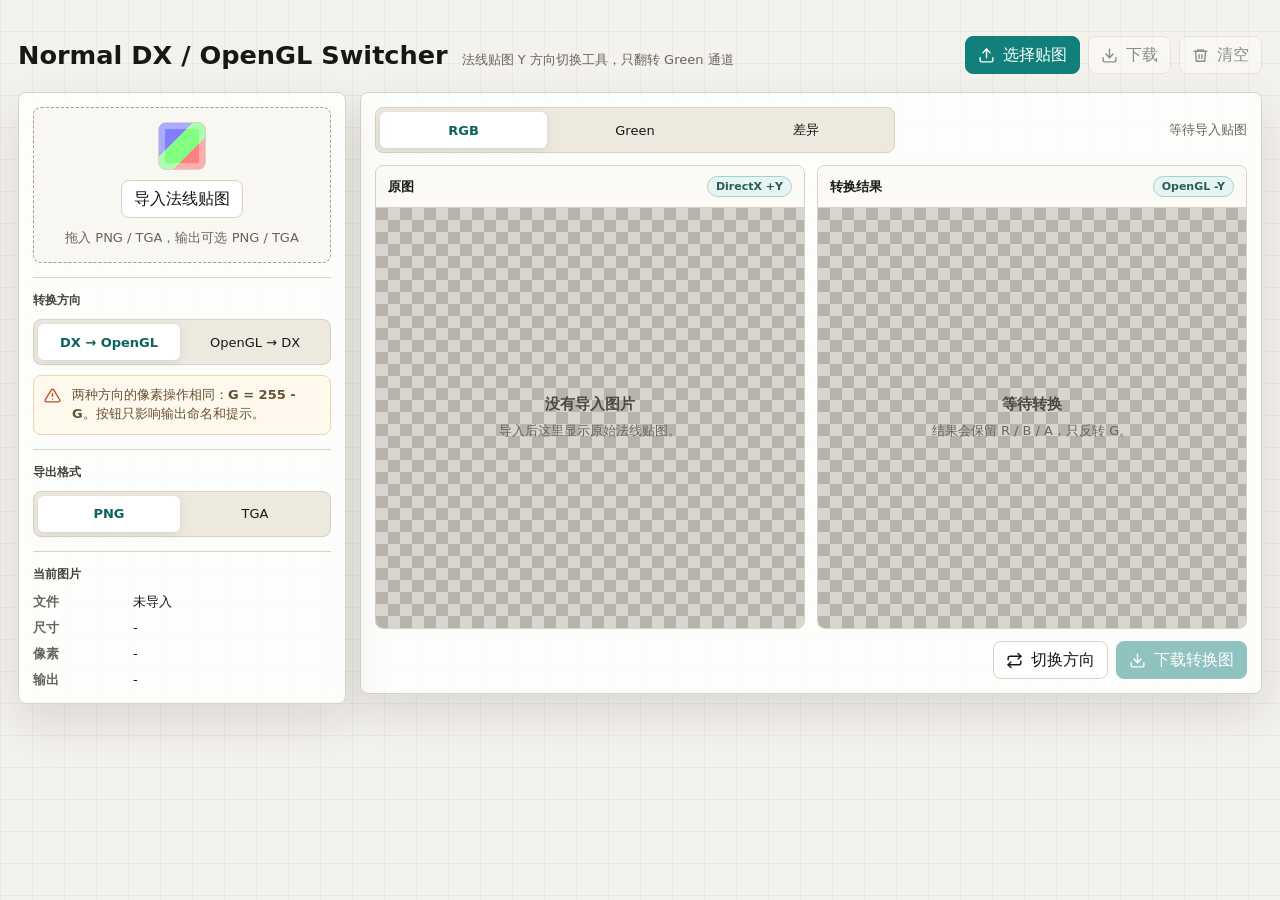
<file: TextureTools/Normal_DX_OpenGL_Switcher.html>
<!doctype html>
<html lang="zh-CN">
<head>
  <meta charset="utf-8">
  <meta name="viewport" content="width=device-width, initial-scale=1">
  <title>Normal DX / OpenGL Switcher</title>
  <style>
    :root {
      --bg: #f4f2ed;
      --panel: #ffffff;
      --soft: #f9f7f1;
      --ink: #171717;
      --muted: #68645d;
      --line: #d7d1c6;
      --accent: #117f7a;
      --accent-strong: #0b625e;
      --warn: #b95032;
      --shadow: 0 18px 48px rgba(31, 28, 21, 0.12);
      font-family: Inter, ui-sans-serif, system-ui, -apple-system, BlinkMacSystemFont, "Segoe UI", sans-serif;
      color: var(--ink);
    }

    * { box-sizing: border-box; }

    body {
      margin: 0;
      min-height: 100vh;
      background:
        linear-gradient(90deg, rgba(23, 23, 23, 0.045) 1px, transparent 1px),
        linear-gradient(0deg, rgba(23, 23, 23, 0.045) 1px, transparent 1px),
        var(--bg);
      background-size: 32px 32px;
    }

    button, input { font: inherit; }

    button {
      border: 1px solid var(--line);
      border-radius: 8px;
      background: var(--panel);
      color: var(--ink);
      min-height: 38px;
      padding: 0 12px;
      display: inline-flex;
      align-items: center;
      justify-content: center;
      gap: 8px;
      cursor: pointer;
      transition: border-color .16s ease, background .16s ease, color .16s ease, transform .16s ease;
    }

    button:hover:not(:disabled) {
      border-color: var(--accent);
      transform: translateY(-1px);
    }

    button:disabled {
      cursor: not-allowed;
      opacity: .46;
    }

    .primary {
      background: var(--accent);
      border-color: var(--accent);
      color: #fff;
    }

    .primary:hover:not(:disabled) {
      background: var(--accent-strong);
      border-color: var(--accent-strong);
    }

    .icon {
      width: 17px;
      height: 17px;
      display: block;
      stroke: currentColor;
      stroke-width: 2;
      fill: none;
      stroke-linecap: round;
      stroke-linejoin: round;
      flex: 0 0 auto;
    }

    .shell {
      width: min(1480px, calc(100vw - 36px));
      margin: 0 auto;
      padding: 22px 0 28px;
    }

    .topbar {
      display: flex;
      align-items: center;
      justify-content: space-between;
      gap: 16px;
      padding: 14px 0 18px;
    }

    .brand {
      display: flex;
      align-items: baseline;
      gap: 14px;
      min-width: 0;
    }

    h1 {
      margin: 0;
      font-size: clamp(22px, 2vw, 32px);
      letter-spacing: 0;
      line-height: 1.1;
      white-space: nowrap;
    }

    .subtitle {
      color: var(--muted);
      font-size: 13px;
      line-height: 1.4;
      white-space: nowrap;
      overflow: hidden;
      text-overflow: ellipsis;
    }

    .toolbar {
      display: flex;
      align-items: center;
      justify-content: flex-end;
      gap: 8px;
      flex-wrap: wrap;
    }

    .layout {
      display: grid;
      grid-template-columns: 328px minmax(0, 1fr);
      gap: 14px;
      align-items: start;
    }

    .sidebar, .workspace {
      background: rgba(255, 255, 255, .86);
      border: 1px solid var(--line);
      border-radius: 8px;
      box-shadow: var(--shadow);
    }

    .sidebar {
      padding: 14px;
      position: sticky;
      top: 14px;
    }

    .workspace {
      padding: 14px;
      min-width: 0;
    }

    .dropzone {
      border: 1px dashed #a59f94;
      border-radius: 8px;
      min-height: 156px;
      padding: 14px;
      background: var(--soft);
      display: grid;
      place-items: center;
      text-align: center;
      transition: border-color .16s ease, background .16s ease;
    }

    .dropzone.dragging {
      border-color: var(--accent);
      background: #e9f4f1;
    }

    .drop-inner {
      display: grid;
      justify-items: center;
      gap: 10px;
    }

    .drop-icon {
      width: 48px;
      height: 48px;
      border: 1px solid var(--line);
      border-radius: 8px;
      background:
        linear-gradient(135deg, #8080ff 0%, #8080ff 36%, #80ff80 36%, #80ff80 66%, #ff8080 66%, #ff8080 100%);
      box-shadow: inset 0 0 0 6px rgba(255, 255, 255, .34);
    }

    .hint {
      color: var(--muted);
      font-size: 13px;
      line-height: 1.5;
    }

    .section {
      display: grid;
      gap: 10px;
      padding-top: 14px;
      margin-top: 14px;
      border-top: 1px solid var(--line);
    }

    .label {
      font-size: 12px;
      font-weight: 700;
      color: #46423d;
      text-transform: uppercase;
      letter-spacing: 0;
    }

    .segmented {
      display: grid;
      grid-template-columns: 1fr 1fr;
      gap: 4px;
      padding: 4px;
      border: 1px solid var(--line);
      border-radius: 8px;
      background: #eee9df;
    }

    .segmented button {
      border: 0;
      border-radius: 6px;
      background: transparent;
      min-height: 36px;
      font-size: 13px;
      padding: 0 9px;
    }

    .segmented button.active {
      background: var(--panel);
      color: var(--accent-strong);
      box-shadow: 0 2px 8px rgba(31, 28, 21, .10);
      font-weight: 700;
    }

    .mode-note {
      display: grid;
      grid-template-columns: 20px 1fr;
      gap: 8px;
      align-items: start;
      padding: 10px;
      border-radius: 8px;
      background: #fff9ed;
      border: 1px solid #ead5af;
      color: #665033;
      font-size: 13px;
      line-height: 1.45;
    }

    .mode-note svg {
      color: var(--warn);
      margin-top: 1px;
    }

    .stats {
      display: grid;
      gap: 8px;
      font-size: 13px;
    }

    .stat {
      display: grid;
      grid-template-columns: 92px minmax(0, 1fr);
      gap: 8px;
      align-items: center;
    }

    .stat b {
      color: var(--muted);
      font-weight: 600;
    }

    .stat span {
      min-width: 0;
      overflow: hidden;
      text-overflow: ellipsis;
      white-space: nowrap;
    }

    .viewbar {
      display: flex;
      align-items: center;
      justify-content: space-between;
      gap: 12px;
      margin-bottom: 12px;
      flex-wrap: wrap;
    }

    .viewbar .segmented {
      width: min(520px, 100%);
      grid-template-columns: repeat(3, minmax(0, 1fr));
    }

    .preview-grid {
      display: grid;
      grid-template-columns: repeat(2, minmax(0, 1fr));
      gap: 12px;
    }

    .preview {
      border: 1px solid var(--line);
      border-radius: 8px;
      background: var(--panel);
      min-width: 0;
      overflow: hidden;
    }

    .preview-head {
      height: 42px;
      display: flex;
      align-items: center;
      justify-content: space-between;
      gap: 10px;
      padding: 0 12px;
      border-bottom: 1px solid var(--line);
      background: #fbfaf7;
      font-weight: 700;
      font-size: 13px;
    }

    .badge {
      font-size: 11px;
      font-weight: 700;
      color: #285d59;
      border: 1px solid #a6d1cd;
      background: #e6f4f2;
      border-radius: 999px;
      padding: 3px 8px;
      white-space: nowrap;
    }

    .canvas-wrap {
      position: relative;
      min-height: 420px;
      display: grid;
      place-items: center;
      background-color: #b8b3aa;
      background-image:
        linear-gradient(45deg, rgba(255,255,255,.45) 25%, transparent 25%),
        linear-gradient(-45deg, rgba(255,255,255,.45) 25%, transparent 25%),
        linear-gradient(45deg, transparent 75%, rgba(255,255,255,.45) 75%),
        linear-gradient(-45deg, transparent 75%, rgba(255,255,255,.45) 75%);
      background-position: 0 0, 0 12px, 12px -12px, -12px 0;
      background-size: 24px 24px;
    }

    canvas {
      max-width: 100%;
      max-height: min(72vh, 760px);
      width: auto;
      height: auto;
      image-rendering: auto;
      display: none;
      box-shadow: 0 0 0 1px rgba(0,0,0,.12);
      background: transparent;
    }

    .empty {
      display: grid;
      gap: 8px;
      place-items: center;
      color: #4d4942;
      text-align: center;
      padding: 24px;
      max-width: 340px;
    }

    .empty strong { font-size: 15px; }

    .empty span {
      color: var(--muted);
      font-size: 13px;
      line-height: 1.45;
    }

    .footer-actions {
      display: flex;
      justify-content: flex-end;
      gap: 8px;
      margin-top: 12px;
      flex-wrap: wrap;
    }

    .hidden { display: none !important; }

    @media (max-width: 1040px) {
      .layout { grid-template-columns: 1fr; }
      .sidebar { position: static; }
      .preview-grid { grid-template-columns: 1fr; }
      .canvas-wrap { min-height: 360px; }
    }

    @media (max-width: 720px) {
      .shell {
        width: min(100vw - 22px, 1480px);
        padding-top: 12px;
      }

      .topbar {
        align-items: stretch;
        flex-direction: column;
      }

      .brand {
        display: grid;
        gap: 6px;
      }

      h1, .subtitle { white-space: normal; }

      .toolbar, .footer-actions { justify-content: stretch; }

      .toolbar button, .footer-actions button { flex: 1 1 auto; }
    }
  </style>
</head>
<body>
  <input id="fileInput" class="hidden" type="file" accept="image/png,image/tga,.png,.tga">

  <main class="shell">
    <header class="topbar">
      <div class="brand">
        <h1>Normal DX / OpenGL Switcher</h1>
        <div class="subtitle">法线贴图 Y 方向切换工具，只翻转 Green 通道</div>
      </div>
      <div class="toolbar">
        <button id="pickBtn" class="primary" type="button" title="选择一张法线贴图">
          <svg class="icon" viewBox="0 0 24 24" aria-hidden="true"><path d="M21 15v4a2 2 0 0 1-2 2H5a2 2 0 0 1-2-2v-4"/><path d="M17 8 12 3 7 8"/><path d="M12 3v12"/></svg>
          选择贴图
        </button>
        <button id="downloadBtn" type="button" disabled title="下载转换后的贴图">
          <svg class="icon" viewBox="0 0 24 24" aria-hidden="true"><path d="M21 15v4a2 2 0 0 1-2 2H5a2 2 0 0 1-2-2v-4"/><path d="M7 10l5 5 5-5"/><path d="M12 15V3"/></svg>
          下载
        </button>
        <button id="resetBtn" type="button" disabled title="清空当前图片">
          <svg class="icon" viewBox="0 0 24 24" aria-hidden="true"><path d="M3 6h18"/><path d="M8 6V4h8v2"/><path d="m19 6-1 14H6L5 6"/><path d="M10 11v5"/><path d="M14 11v5"/></svg>
          清空
        </button>
      </div>
    </header>

    <section class="layout">
      <aside class="sidebar">
        <div id="dropzone" class="dropzone">
          <div class="drop-inner">
            <div class="drop-icon" aria-hidden="true"></div>
            <button id="pickInsideBtn" type="button">导入法线贴图</button>
            <div class="hint">拖入 PNG / TGA，输出可选 PNG / TGA</div>
          </div>
        </div>

        <div class="section">
          <div class="label">转换方向</div>
          <div class="segmented" role="tablist" aria-label="转换方向">
            <button class="active" type="button" data-mode="dx-gl">DX → OpenGL</button>
            <button type="button" data-mode="gl-dx">OpenGL → DX</button>
          </div>
          <div class="mode-note">
            <svg class="icon" viewBox="0 0 24 24" aria-hidden="true"><path d="M12 9v4"/><path d="M12 17h.01"/><path d="M10.3 3.9 1.8 18a2 2 0 0 0 1.7 3h17a2 2 0 0 0 1.7-3L13.7 3.9a2 2 0 0 0-3.4 0Z"/></svg>
            <div>两种方向的像素操作相同：<b>G = 255 - G</b>。按钮只影响输出命名和提示。</div>
          </div>
        </div>

        <div class="section">
          <div class="label">导出格式</div>
          <div class="segmented" role="tablist" aria-label="导出格式">
            <button class="active" type="button" data-format="png">PNG</button>
            <button type="button" data-format="tga">TGA</button>
          </div>
        </div>

        <div class="section">
          <div class="label">当前图片</div>
          <div class="stats">
            <div class="stat"><b>文件</b><span id="fileName">未导入</span></div>
            <div class="stat"><b>尺寸</b><span id="imageSize">-</span></div>
            <div class="stat"><b>像素</b><span id="pixelCount">-</span></div>
            <div class="stat"><b>输出</b><span id="outputName">-</span></div>
          </div>
        </div>
      </aside>

      <section class="workspace">
        <div class="viewbar">
          <div class="segmented" role="tablist" aria-label="预览模式">
            <button class="active" type="button" data-view="rgb">RGB</button>
            <button type="button" data-view="green">Green</button>
            <button type="button" data-view="delta">差异</button>
          </div>
          <div class="hint" id="statusText">等待导入贴图</div>
        </div>

        <div class="preview-grid">
          <article class="preview">
            <div class="preview-head">
              <span>原图</span>
              <span class="badge" id="sourceBadge">Source</span>
            </div>
            <div class="canvas-wrap">
              <canvas id="sourceCanvas"></canvas>
              <div id="sourceEmpty" class="empty">
                <strong>没有导入图片</strong>
                <span>导入后这里显示原始法线贴图。</span>
              </div>
            </div>
          </article>

          <article class="preview">
            <div class="preview-head">
              <span>转换结果</span>
              <span class="badge" id="resultBadge">G Inverted</span>
            </div>
            <div class="canvas-wrap">
              <canvas id="resultCanvas"></canvas>
              <div id="resultEmpty" class="empty">
                <strong>等待转换</strong>
                <span>结果会保留 R / B / A，只反转 G。</span>
              </div>
            </div>
          </article>
        </div>

        <div class="footer-actions">
          <button id="swapBtn" type="button" title="切换输出命名方向">
            <svg class="icon" viewBox="0 0 24 24" aria-hidden="true"><path d="m17 2 4 4-4 4"/><path d="M3 11V9a3 3 0 0 1 3-3h15"/><path d="m7 22-4-4 4-4"/><path d="M21 13v2a3 3 0 0 1-3 3H3"/></svg>
            切换方向
          </button>
          <button id="downloadBottomBtn" class="primary" type="button" disabled>
            <svg class="icon" viewBox="0 0 24 24" aria-hidden="true"><path d="M21 15v4a2 2 0 0 1-2 2H5a2 2 0 0 1-2-2v-4"/><path d="M7 10l5 5 5-5"/><path d="M12 15V3"/></svg>
            下载转换图
          </button>
        </div>
      </section>
    </section>
  </main>

  <script>
    const fileInput = document.getElementById('fileInput');
    const pickBtn = document.getElementById('pickBtn');
    const pickInsideBtn = document.getElementById('pickInsideBtn');
    const downloadBtn = document.getElementById('downloadBtn');
    const downloadBottomBtn = document.getElementById('downloadBottomBtn');
    const resetBtn = document.getElementById('resetBtn');
    const swapBtn = document.getElementById('swapBtn');
    const dropzone = document.getElementById('dropzone');
    const sourceCanvas = document.getElementById('sourceCanvas');
    const resultCanvas = document.getElementById('resultCanvas');
    const sourceEmpty = document.getElementById('sourceEmpty');
    const resultEmpty = document.getElementById('resultEmpty');
    const fileNameEl = document.getElementById('fileName');
    const imageSizeEl = document.getElementById('imageSize');
    const pixelCountEl = document.getElementById('pixelCount');
    const outputNameEl = document.getElementById('outputName');
    const statusText = document.getElementById('statusText');
    const sourceBadge = document.getElementById('sourceBadge');
    const resultBadge = document.getElementById('resultBadge');
    const modeButtons = Array.from(document.querySelectorAll('[data-mode]'));
    const viewButtons = Array.from(document.querySelectorAll('[data-view]'));
    const formatButtons = Array.from(document.querySelectorAll('[data-format]'));

    const state = {
      mode: 'dx-gl',
      view: 'rgb',
      format: 'png',
      fileName: '',
      width: 0,
      height: 0,
      sourceImageData: null,
      resultImageData: null,
      outputName: ''
    };

    const sourceCtx = sourceCanvas.getContext('2d', { willReadFrequently: true });
    const resultCtx = resultCanvas.getContext('2d', { willReadFrequently: true });

    pickBtn.addEventListener('click', openPicker);
    pickInsideBtn.addEventListener('click', openPicker);
    downloadBtn.addEventListener('click', downloadResult);
    downloadBottomBtn.addEventListener('click', downloadResult);
    resetBtn.addEventListener('click', reset);
    swapBtn.addEventListener('click', () => setMode(state.mode === 'dx-gl' ? 'gl-dx' : 'dx-gl'));

    fileInput.addEventListener('change', () => {
      const file = fileInput.files && fileInput.files[0];
      if (file) loadFile(file);
    });

    ['dragenter', 'dragover'].forEach((eventName) => {
      dropzone.addEventListener(eventName, (event) => {
        event.preventDefault();
        dropzone.classList.add('dragging');
      });
    });

    ['dragleave', 'drop'].forEach((eventName) => {
      dropzone.addEventListener(eventName, (event) => {
        event.preventDefault();
        dropzone.classList.remove('dragging');
      });
    });

    dropzone.addEventListener('drop', (event) => {
      const file = event.dataTransfer.files && event.dataTransfer.files[0];
      if (file) loadFile(file);
    });

    modeButtons.forEach((button) => button.addEventListener('click', () => setMode(button.dataset.mode)));
    viewButtons.forEach((button) => button.addEventListener('click', () => setView(button.dataset.view)));
    formatButtons.forEach((button) => button.addEventListener('click', () => setFormat(button.dataset.format)));

    function openPicker() {
      fileInput.click();
    }

    async function loadFile(file) {
      statusText.textContent = '正在读取图片...';
      try {
        state.fileName = file.name || 'normal.png';
        state.sourceImageData = await readImageFile(file);
        state.width = state.sourceImageData.width;
        state.height = state.sourceImageData.height;
        resizeCanvases(state.width, state.height);
        sourceCtx.putImageData(state.sourceImageData, 0, 0);
        state.resultImageData = invertGreen(state.sourceImageData);
        state.outputName = buildOutputName();
        render();
        updateInfo();
        setEnabled(true);
        statusText.textContent = '已转换：Green 通道已反转';
      } catch (error) {
        console.error(error);
        statusText.textContent = '读取失败：请导入 PNG 或未压缩/RLE TGA';
      }
    }

    async function readImageFile(file) {
      const lowerName = (file.name || '').toLowerCase();
      if (lowerName.endsWith('.tga')) {
        return decodeTga(await file.arrayBuffer());
      }

      if (!lowerName.endsWith('.png')) {
        throw new Error('Only PNG and TGA are supported');
      }

      const bitmap = await createImageBitmap(file);
      const canvas = document.createElement('canvas');
      canvas.width = bitmap.width;
      canvas.height = bitmap.height;
      const ctx = canvas.getContext('2d');
      ctx.drawImage(bitmap, 0, 0);
      bitmap.close();
      return ctx.getImageData(0, 0, canvas.width, canvas.height);
    }

    function resizeCanvases(width, height) {
      [sourceCanvas, resultCanvas].forEach((canvas) => {
        canvas.width = width;
        canvas.height = height;
      });
    }

    function invertGreen(imageData) {
      const output = new ImageData(new Uint8ClampedArray(imageData.data), imageData.width, imageData.height);
      const data = output.data;
      for (let i = 0; i < data.length; i += 4) {
        data[i + 1] = 255 - data[i + 1];
      }
      return output;
    }

    function setMode(mode) {
      state.mode = mode;
      modeButtons.forEach((button) => button.classList.toggle('active', button.dataset.mode === mode));
      state.outputName = buildOutputName();
      updateInfo();
      renderBadges();
    }

    function setView(view) {
      state.view = view;
      viewButtons.forEach((button) => button.classList.toggle('active', button.dataset.view === view));
      render();
    }

    function setFormat(format) {
      state.format = format;
      formatButtons.forEach((button) => button.classList.toggle('active', button.dataset.format === format));
      state.outputName = buildOutputName();
      updateInfo();
    }

    function render() {
      const hasImage = Boolean(state.sourceImageData && state.resultImageData);
      sourceCanvas.style.display = hasImage ? 'block' : 'none';
      resultCanvas.style.display = hasImage ? 'block' : 'none';
      sourceEmpty.classList.toggle('hidden', hasImage);
      resultEmpty.classList.toggle('hidden', hasImage);
      if (!hasImage) return;
      sourceCtx.putImageData(makePreviewData(state.sourceImageData, state.resultImageData, state.view, false), 0, 0);
      resultCtx.putImageData(makePreviewData(state.sourceImageData, state.resultImageData, state.view, true), 0, 0);
      renderBadges();
    }

    function makePreviewData(source, result, view, isResult) {
      const base = isResult ? result : source;
      const preview = new ImageData(new Uint8ClampedArray(base.data), base.width, base.height);
      const data = preview.data;
      const sourceData = source.data;
      const resultData = result.data;

      if (view === 'rgb') return preview;

      if (view === 'green') {
        for (let i = 0; i < data.length; i += 4) {
          const g = data[i + 1];
          data[i] = g;
          data[i + 1] = g;
          data[i + 2] = g;
        }
        return preview;
      }

      for (let i = 0; i < data.length; i += 4) {
        const changed = Math.abs(resultData[i + 1] - sourceData[i + 1]);
        if (isResult) {
          data[i] = 30;
          data[i + 1] = Math.min(255, changed);
          data[i + 2] = 210;
        } else {
          data[i] = Math.min(255, changed);
          data[i + 1] = 70;
          data[i + 2] = 35;
        }
      }
      return preview;
    }

    function renderBadges() {
      sourceBadge.textContent = state.mode === 'dx-gl' ? 'DirectX +Y' : 'OpenGL -Y';
      resultBadge.textContent = state.mode === 'dx-gl' ? 'OpenGL -Y' : 'DirectX +Y';
    }

    function updateInfo() {
      if (!state.sourceImageData) {
        fileNameEl.textContent = '未导入';
        imageSizeEl.textContent = '-';
        pixelCountEl.textContent = '-';
        outputNameEl.textContent = '-';
        return;
      }
      fileNameEl.textContent = state.fileName;
      imageSizeEl.textContent = `${state.width} x ${state.height}`;
      pixelCountEl.textContent = `${(state.width * state.height).toLocaleString()} px`;
      outputNameEl.textContent = state.outputName;
    }

    function buildOutputName() {
      if (!state.fileName) return '-';
      const clean = state.fileName.replace(/\.[^.]+$/, '');
      const suffix = state.mode === 'dx-gl' ? '_OpenGL' : '_DirectX';
      return `${clean}${suffix}.${state.format}`;
    }

    function setEnabled(enabled) {
      downloadBtn.disabled = !enabled;
      downloadBottomBtn.disabled = !enabled;
      resetBtn.disabled = !enabled;
    }

    function downloadResult() {
      if (!state.resultImageData) return;
      if (state.format === 'tga') {
        saveBlob(new Blob([encodeTga(state.resultImageData)], { type: 'image/x-tga' }));
        return;
      }

      const canvas = document.createElement('canvas');
      canvas.width = state.width;
      canvas.height = state.height;
      const ctx = canvas.getContext('2d');
      ctx.putImageData(state.resultImageData, 0, 0);
      canvas.toBlob((blob) => {
        if (!blob) {
          statusText.textContent = '导出失败';
          return;
        }
        saveBlob(blob);
      }, 'image/png');
    }

    function saveBlob(blob) {
      const url = URL.createObjectURL(blob);
      const link = document.createElement('a');
      link.href = url;
      link.download = state.outputName || `normal_converted.${state.format}`;
      document.body.appendChild(link);
      link.click();
      link.remove();
      setTimeout(() => URL.revokeObjectURL(url), 1000);
      statusText.textContent = `已导出 ${link.download}`;
    }

    function reset() {
      state.fileName = '';
      state.width = 0;
      state.height = 0;
      state.sourceImageData = null;
      state.resultImageData = null;
      state.outputName = '';
      fileInput.value = '';
      [sourceCanvas, resultCanvas].forEach((canvas) => {
        const ctx = canvas.getContext('2d');
        ctx.clearRect(0, 0, canvas.width, canvas.height);
        canvas.width = 0;
        canvas.height = 0;
      });
      setEnabled(false);
      updateInfo();
      render();
      statusText.textContent = '等待导入贴图';
    }

    function decodeTga(buffer) {
      const bytes = new Uint8Array(buffer);
      if (bytes.length < 18) throw new Error('Invalid TGA');

      const idLength = bytes[0];
      const colorMapType = bytes[1];
      const imageType = bytes[2];
      const width = bytes[12] | (bytes[13] << 8);
      const height = bytes[14] | (bytes[15] << 8);
      const bitsPerPixel = bytes[16];
      const descriptor = bytes[17];
      const bytesPerPixel = bitsPerPixel / 8;
      const topOrigin = (descriptor & 0x20) !== 0;

      if (colorMapType !== 0) throw new Error('Color-mapped TGA is not supported');
      if (![2, 3, 10, 11].includes(imageType)) throw new Error('Unsupported TGA type');
      if (![8, 24, 32].includes(bitsPerPixel)) throw new Error('Unsupported TGA bit depth');
      if (!width || !height) throw new Error('Invalid TGA size');

      let offset = 18 + idLength;
      const pixelCount = width * height;
      const raw = new Uint8Array(pixelCount * bytesPerPixel);
      const rle = imageType === 10 || imageType === 11;

      if (rle) {
        let ptr = 0;
        while (ptr < raw.length && offset < bytes.length) {
          const header = bytes[offset++];
          const count = (header & 0x7f) + 1;
          if (header & 0x80) {
            const pixel = bytes.slice(offset, offset + bytesPerPixel);
            offset += bytesPerPixel;
            for (let i = 0; i < count; i++) {
              raw.set(pixel, ptr);
              ptr += bytesPerPixel;
            }
          } else {
            const size = count * bytesPerPixel;
            raw.set(bytes.slice(offset, offset + size), ptr);
            ptr += size;
            offset += size;
          }
        }
      } else {
        raw.set(bytes.slice(offset, offset + pixelCount * bytesPerPixel));
      }

      const imageData = new ImageData(width, height);
      const out = imageData.data;
      for (let y = 0; y < height; y++) {
        const srcY = topOrigin ? y : height - 1 - y;
        for (let x = 0; x < width; x++) {
          const src = (srcY * width + x) * bytesPerPixel;
          const dst = (y * width + x) * 4;
          if (bitsPerPixel === 8) {
            const v = raw[src];
            out[dst] = v;
            out[dst + 1] = v;
            out[dst + 2] = v;
            out[dst + 3] = 255;
          } else {
            out[dst] = raw[src + 2];
            out[dst + 1] = raw[src + 1];
            out[dst + 2] = raw[src];
            out[dst + 3] = bitsPerPixel === 32 ? raw[src + 3] : 255;
          }
        }
      }
      return imageData;
    }

    function encodeTga(imageData) {
      const width = imageData.width;
      const height = imageData.height;
      const data = imageData.data;
      const bytes = new Uint8Array(18 + width * height * 4);
      bytes[2] = 2;
      bytes[12] = width & 255;
      bytes[13] = (width >> 8) & 255;
      bytes[14] = height & 255;
      bytes[15] = (height >> 8) & 255;
      bytes[16] = 32;
      bytes[17] = 0x28;

      let offset = 18;
      for (let y = 0; y < height; y++) {
        for (let x = 0; x < width; x++) {
          const src = (y * width + x) * 4;
          bytes[offset++] = data[src + 2];
          bytes[offset++] = data[src + 1];
          bytes[offset++] = data[src];
          bytes[offset++] = data[src + 3];
        }
      }
      return bytes;
    }

    renderBadges();
  </script>
</body>
</html>
</file>
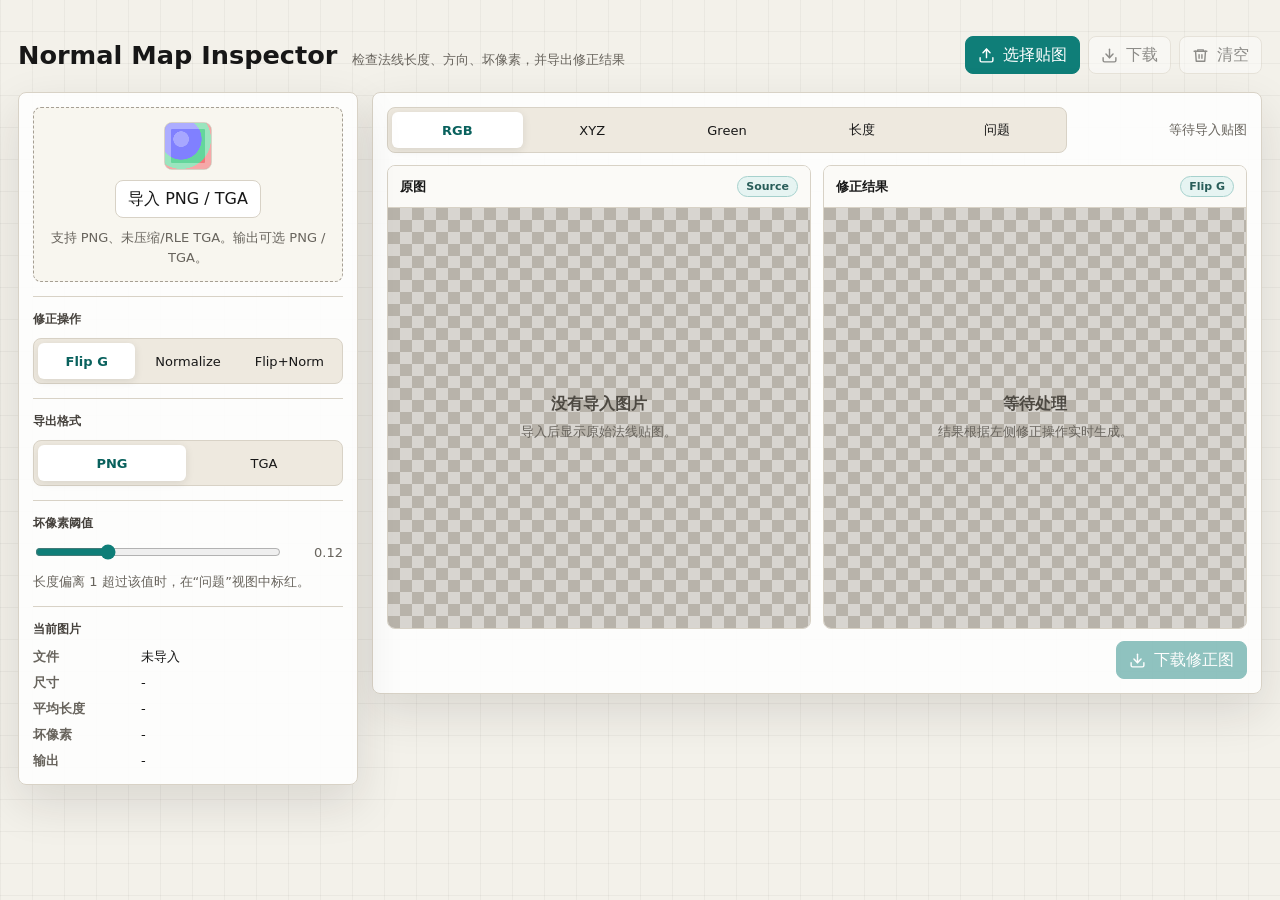
<file: TextureTools/Normal_Map_Inspector.html>
<!doctype html>
<html lang="zh-CN">
<head>
  <meta charset="utf-8">
  <meta name="viewport" content="width=device-width, initial-scale=1">
  <title>Normal Map Inspector</title>
  <style>
    :root {
      --bg: #f3f1ea;
      --panel: #fff;
      --soft: #f8f6ef;
      --ink: #171717;
      --muted: #68645d;
      --line: #d8d2c6;
      --accent: #0f7e78;
      --accent-strong: #09615d;
      --warning: #ba5535;
      --shadow: 0 18px 48px rgba(31, 28, 21, .12);
      font-family: Inter, ui-sans-serif, system-ui, -apple-system, BlinkMacSystemFont, "Segoe UI", sans-serif;
      color: var(--ink);
    }

    * { box-sizing: border-box; }
    body {
      margin: 0;
      min-height: 100vh;
      background:
        linear-gradient(90deg, rgba(23,23,23,.045) 1px, transparent 1px),
        linear-gradient(0deg, rgba(23,23,23,.045) 1px, transparent 1px),
        var(--bg);
      background-size: 32px 32px;
    }

    button, input, select { font: inherit; }
    button {
      border: 1px solid var(--line);
      border-radius: 8px;
      min-height: 38px;
      padding: 0 12px;
      display: inline-flex;
      align-items: center;
      justify-content: center;
      gap: 8px;
      background: var(--panel);
      color: var(--ink);
      cursor: pointer;
      transition: border-color .16s ease, background .16s ease, color .16s ease, transform .16s ease;
    }
    button:hover:not(:disabled) { border-color: var(--accent); transform: translateY(-1px); }
    button:disabled { opacity: .46; cursor: not-allowed; }
    .primary { color: #fff; background: var(--accent); border-color: var(--accent); }
    .primary:hover:not(:disabled) { background: var(--accent-strong); border-color: var(--accent-strong); }
    .icon { width: 17px; height: 17px; stroke: currentColor; stroke-width: 2; fill: none; stroke-linecap: round; stroke-linejoin: round; }
    .hidden { display: none !important; }

    .shell { width: min(1480px, calc(100vw - 36px)); margin: 0 auto; padding: 22px 0 28px; }
    .topbar { display: flex; align-items: center; justify-content: space-between; gap: 16px; padding: 14px 0 18px; }
    .brand { display: flex; align-items: baseline; gap: 14px; min-width: 0; }
    h1 { margin: 0; font-size: clamp(22px, 2vw, 32px); line-height: 1.1; letter-spacing: 0; white-space: nowrap; }
    .subtitle { color: var(--muted); font-size: 13px; white-space: nowrap; overflow: hidden; text-overflow: ellipsis; }
    .toolbar { display: flex; align-items: center; justify-content: flex-end; gap: 8px; flex-wrap: wrap; }
    .layout { display: grid; grid-template-columns: 340px minmax(0, 1fr); gap: 14px; align-items: start; }
    .sidebar, .workspace { background: rgba(255,255,255,.88); border: 1px solid var(--line); border-radius: 8px; box-shadow: var(--shadow); }
    .sidebar { padding: 14px; position: sticky; top: 14px; }
    .workspace { padding: 14px; min-width: 0; }

    .dropzone {
      min-height: 156px;
      padding: 14px;
      border: 1px dashed #a69f93;
      border-radius: 8px;
      background: var(--soft);
      display: grid;
      place-items: center;
      text-align: center;
    }
    .dropzone.dragging { border-color: var(--accent); background: #e9f4f1; }
    .drop-inner { display: grid; gap: 10px; justify-items: center; }
    .drop-icon {
      width: 48px;
      height: 48px;
      border: 1px solid var(--line);
      border-radius: 8px;
      background: radial-gradient(circle at 35% 35%, #a7a7ff 0 18%, #8080ff 19% 48%, #64d69b 49% 70%, #f07979 71% 100%);
      box-shadow: inset 0 0 0 6px rgba(255,255,255,.35);
    }
    .hint { color: var(--muted); font-size: 13px; line-height: 1.5; }
    .section { display: grid; gap: 10px; padding-top: 14px; margin-top: 14px; border-top: 1px solid var(--line); }
    .label { font-size: 12px; font-weight: 700; color: #46423d; text-transform: uppercase; letter-spacing: 0; }
    .segmented {
      display: grid;
      grid-template-columns: repeat(2, minmax(0, 1fr));
      gap: 4px;
      padding: 4px;
      border: 1px solid var(--line);
      border-radius: 8px;
      background: #eee9df;
    }
    .segmented.three { grid-template-columns: repeat(3, minmax(0, 1fr)); }
    .segmented.four { grid-template-columns: repeat(4, minmax(0, 1fr)); }
    .segmented button { min-height: 36px; border: 0; border-radius: 6px; background: transparent; font-size: 13px; padding: 0 8px; }
    .segmented button.active { background: var(--panel); color: var(--accent-strong); box-shadow: 0 2px 8px rgba(31,28,21,.10); font-weight: 700; }
    .stats { display: grid; gap: 8px; font-size: 13px; }
    .stat { display: grid; grid-template-columns: 100px minmax(0, 1fr); gap: 8px; align-items: center; }
    .stat b { color: var(--muted); font-weight: 600; }
    .stat span { min-width: 0; overflow: hidden; text-overflow: ellipsis; white-space: nowrap; }
    .range-row { display: grid; grid-template-columns: 1fr 54px; gap: 10px; align-items: center; }
    input[type="range"] { width: 100%; accent-color: var(--accent); }
    .small-value { font-size: 13px; color: var(--muted); text-align: right; }

    .viewbar { display: flex; align-items: center; justify-content: space-between; gap: 12px; margin-bottom: 12px; flex-wrap: wrap; }
    .viewbar .segmented { width: min(680px, 100%); grid-template-columns: repeat(5, minmax(0, 1fr)); }
    .preview-grid { display: grid; grid-template-columns: repeat(2, minmax(0, 1fr)); gap: 12px; }
    .preview { border: 1px solid var(--line); border-radius: 8px; background: var(--panel); min-width: 0; overflow: hidden; }
    .preview-head { height: 42px; display: flex; align-items: center; justify-content: space-between; gap: 10px; padding: 0 12px; border-bottom: 1px solid var(--line); background: #fbfaf7; font-size: 13px; font-weight: 700; }
    .badge { font-size: 11px; font-weight: 700; color: #285d59; border: 1px solid #a6d1cd; background: #e6f4f2; border-radius: 999px; padding: 3px 8px; white-space: nowrap; }
    .canvas-wrap {
      min-height: 420px;
      display: grid;
      place-items: center;
      background-color: #b8b3aa;
      background-image:
        linear-gradient(45deg, rgba(255,255,255,.45) 25%, transparent 25%),
        linear-gradient(-45deg, rgba(255,255,255,.45) 25%, transparent 25%),
        linear-gradient(45deg, transparent 75%, rgba(255,255,255,.45) 75%),
        linear-gradient(-45deg, transparent 75%, rgba(255,255,255,.45) 75%);
      background-position: 0 0, 0 12px, 12px -12px, -12px 0;
      background-size: 24px 24px;
    }
    canvas { max-width: 100%; max-height: min(72vh, 760px); display: none; box-shadow: 0 0 0 1px rgba(0,0,0,.12); background: transparent; }
    .empty { display: grid; gap: 8px; place-items: center; color: #4d4942; text-align: center; padding: 24px; max-width: 360px; }
    .empty span { color: var(--muted); font-size: 13px; line-height: 1.45; }
    .footer-actions { display: flex; justify-content: flex-end; gap: 8px; margin-top: 12px; flex-wrap: wrap; }

    @media (max-width: 1040px) {
      .layout { grid-template-columns: 1fr; }
      .sidebar { position: static; }
      .preview-grid { grid-template-columns: 1fr; }
      .canvas-wrap { min-height: 360px; }
    }
    @media (max-width: 720px) {
      .shell { width: min(100vw - 22px, 1480px); padding-top: 12px; }
      .topbar { align-items: stretch; flex-direction: column; }
      .brand { display: grid; gap: 6px; }
      h1, .subtitle { white-space: normal; }
      .toolbar, .footer-actions { justify-content: stretch; }
      .toolbar button, .footer-actions button { flex: 1 1 auto; }
      .viewbar .segmented { grid-template-columns: repeat(2, minmax(0, 1fr)); }
    }
  </style>
</head>
<body>
  <input id="fileInput" class="hidden" type="file" accept="image/png,image/tga,.png,.tga">
  <main class="shell">
    <header class="topbar">
      <div class="brand">
        <h1>Normal Map Inspector</h1>
        <div class="subtitle">检查法线长度、方向、坏像素，并导出修正结果</div>
      </div>
      <div class="toolbar">
        <button id="pickBtn" class="primary" type="button">
          <svg class="icon" viewBox="0 0 24 24"><path d="M21 15v4a2 2 0 0 1-2 2H5a2 2 0 0 1-2-2v-4"/><path d="M17 8 12 3 7 8"/><path d="M12 3v12"/></svg>
          选择贴图
        </button>
        <button id="downloadBtn" type="button" disabled>
          <svg class="icon" viewBox="0 0 24 24"><path d="M21 15v4a2 2 0 0 1-2 2H5a2 2 0 0 1-2-2v-4"/><path d="M7 10l5 5 5-5"/><path d="M12 15V3"/></svg>
          下载
        </button>
        <button id="resetBtn" type="button" disabled>
          <svg class="icon" viewBox="0 0 24 24"><path d="M3 6h18"/><path d="M8 6V4h8v2"/><path d="m19 6-1 14H6L5 6"/><path d="M10 11v5"/><path d="M14 11v5"/></svg>
          清空
        </button>
      </div>
    </header>

    <section class="layout">
      <aside class="sidebar">
        <div id="dropzone" class="dropzone">
          <div class="drop-inner">
            <div class="drop-icon"></div>
            <button id="pickInsideBtn" type="button">导入 PNG / TGA</button>
            <div class="hint">支持 PNG、未压缩/RLE TGA。输出可选 PNG / TGA。</div>
          </div>
        </div>

        <div class="section">
          <div class="label">修正操作</div>
          <div class="segmented three" role="tablist">
            <button class="active" type="button" data-operation="flipG">Flip G</button>
            <button type="button" data-operation="normalize">Normalize</button>
            <button type="button" data-operation="flipGNormalize">Flip+Norm</button>
          </div>
        </div>

        <div class="section">
          <div class="label">导出格式</div>
          <div class="segmented" role="tablist">
            <button class="active" type="button" data-format="png">PNG</button>
            <button type="button" data-format="tga">TGA</button>
          </div>
        </div>

        <div class="section">
          <div class="label">坏像素阈值</div>
          <div class="range-row">
            <input id="thresholdInput" type="range" min="0.01" max="0.40" value="0.12" step="0.01">
            <div class="small-value" id="thresholdValue">0.12</div>
          </div>
          <div class="hint">长度偏离 1 超过该值时，在“问题”视图中标红。</div>
        </div>

        <div class="section">
          <div class="label">当前图片</div>
          <div class="stats">
            <div class="stat"><b>文件</b><span id="fileName">未导入</span></div>
            <div class="stat"><b>尺寸</b><span id="imageSize">-</span></div>
            <div class="stat"><b>平均长度</b><span id="avgLength">-</span></div>
            <div class="stat"><b>坏像素</b><span id="badPixels">-</span></div>
            <div class="stat"><b>输出</b><span id="outputName">-</span></div>
          </div>
        </div>
      </aside>

      <section class="workspace">
        <div class="viewbar">
          <div class="segmented" role="tablist">
            <button class="active" type="button" data-view="rgb">RGB</button>
            <button type="button" data-view="xyz">XYZ</button>
            <button type="button" data-view="green">Green</button>
            <button type="button" data-view="length">长度</button>
            <button type="button" data-view="issues">问题</button>
          </div>
          <div class="hint" id="statusText">等待导入贴图</div>
        </div>

        <div class="preview-grid">
          <article class="preview">
            <div class="preview-head"><span>原图</span><span class="badge">Source</span></div>
            <div class="canvas-wrap">
              <canvas id="sourceCanvas"></canvas>
              <div id="sourceEmpty" class="empty"><strong>没有导入图片</strong><span>导入后显示原始法线贴图。</span></div>
            </div>
          </article>
          <article class="preview">
            <div class="preview-head"><span>修正结果</span><span class="badge" id="resultBadge">Flip G</span></div>
            <div class="canvas-wrap">
              <canvas id="resultCanvas"></canvas>
              <div id="resultEmpty" class="empty"><strong>等待处理</strong><span>结果根据左侧修正操作实时生成。</span></div>
            </div>
          </article>
        </div>

        <div class="footer-actions">
          <button id="downloadBottomBtn" class="primary" type="button" disabled>
            <svg class="icon" viewBox="0 0 24 24"><path d="M21 15v4a2 2 0 0 1-2 2H5a2 2 0 0 1-2-2v-4"/><path d="M7 10l5 5 5-5"/><path d="M12 15V3"/></svg>
            下载修正图
          </button>
        </div>
      </section>
    </section>
  </main>

  <script>
    const $ = (selector) => document.querySelector(selector);
    const $$ = (selector) => Array.from(document.querySelectorAll(selector));
    const fileInput = $('#fileInput');
    const sourceCanvas = $('#sourceCanvas');
    const resultCanvas = $('#resultCanvas');
    const sourceCtx = sourceCanvas.getContext('2d', { willReadFrequently: true });
    const resultCtx = resultCanvas.getContext('2d', { willReadFrequently: true });

    const state = {
      fileName: '',
      width: 0,
      height: 0,
      source: null,
      result: null,
      view: 'rgb',
      operation: 'flipG',
      format: 'png',
      threshold: 0.12,
      stats: null
    };

    $('#pickBtn').addEventListener('click', () => fileInput.click());
    $('#pickInsideBtn').addEventListener('click', () => fileInput.click());
    $('#downloadBtn').addEventListener('click', downloadResult);
    $('#downloadBottomBtn').addEventListener('click', downloadResult);
    $('#resetBtn').addEventListener('click', reset);
    fileInput.addEventListener('change', () => fileInput.files[0] && loadFile(fileInput.files[0]));

    ['dragenter', 'dragover'].forEach((name) => {
      $('#dropzone').addEventListener(name, (event) => {
        event.preventDefault();
        $('#dropzone').classList.add('dragging');
      });
    });
    ['dragleave', 'drop'].forEach((name) => {
      $('#dropzone').addEventListener(name, (event) => {
        event.preventDefault();
        $('#dropzone').classList.remove('dragging');
      });
    });
    $('#dropzone').addEventListener('drop', (event) => {
      const file = event.dataTransfer.files[0];
      if (file) loadFile(file);
    });

    $$('[data-view]').forEach((button) => button.addEventListener('click', () => {
      setActive('[data-view]', button);
      state.view = button.dataset.view;
      render();
    }));
    $$('[data-operation]').forEach((button) => button.addEventListener('click', () => {
      setActive('[data-operation]', button);
      state.operation = button.dataset.operation;
      process();
    }));
    $$('[data-format]').forEach((button) => button.addEventListener('click', () => {
      setActive('[data-format]', button);
      state.format = button.dataset.format;
      updateInfo();
    }));
    $('#thresholdInput').addEventListener('input', (event) => {
      state.threshold = Number(event.target.value);
      $('#thresholdValue').textContent = state.threshold.toFixed(2);
      state.stats = analyze(state.source);
      updateInfo();
      render();
    });

    function setActive(selector, activeButton) {
      $$(selector).forEach((button) => button.classList.toggle('active', button === activeButton));
    }

    async function loadFile(file) {
      $('#statusText').textContent = '正在读取图片...';
      try {
        state.fileName = file.name || 'normal.png';
        state.source = await readImageFile(file);
        state.width = state.source.width;
        state.height = state.source.height;
        sourceCanvas.width = resultCanvas.width = state.width;
        sourceCanvas.height = resultCanvas.height = state.height;
        state.stats = analyze(state.source);
        process();
        setEnabled(true);
        $('#statusText').textContent = '已读取并生成检查视图';
      } catch (error) {
        console.error(error);
        $('#statusText').textContent = '读取失败：请导入 PNG 或未压缩/RLE TGA';
      }
    }

    async function readImageFile(file) {
      const name = (file.name || '').toLowerCase();
      if (name.endsWith('.tga')) return decodeTga(await file.arrayBuffer());
      if (!name.endsWith('.png')) throw new Error('Only PNG and TGA are supported');
      const bitmap = await createImageBitmap(file);
      const canvas = document.createElement('canvas');
      canvas.width = bitmap.width;
      canvas.height = bitmap.height;
      const ctx = canvas.getContext('2d');
      ctx.drawImage(bitmap, 0, 0);
      bitmap.close();
      return ctx.getImageData(0, 0, canvas.width, canvas.height);
    }

    function process() {
      if (!state.source) return;
      state.result = transformNormal(state.source, state.operation);
      $('#resultBadge').textContent = operationLabel(state.operation);
      updateInfo();
      render();
    }

    function transformNormal(imageData, operation) {
      const out = new ImageData(new Uint8ClampedArray(imageData.data), imageData.width, imageData.height);
      const data = out.data;
      for (let i = 0; i < data.length; i += 4) {
        if (operation === 'flipG' || operation === 'flipGNormalize') data[i + 1] = 255 - data[i + 1];
        if (operation === 'normalize' || operation === 'flipGNormalize') {
          let x = data[i] / 127.5 - 1;
          let y = data[i + 1] / 127.5 - 1;
          let z = data[i + 2] / 127.5 - 1;
          const len = Math.hypot(x, y, z) || 1;
          x /= len;
          y /= len;
          z /= len;
          data[i] = Math.round((x * 0.5 + 0.5) * 255);
          data[i + 1] = Math.round((y * 0.5 + 0.5) * 255);
          data[i + 2] = Math.round((z * 0.5 + 0.5) * 255);
        }
      }
      return out;
    }

    function analyze(imageData) {
      if (!imageData) return null;
      const data = imageData.data;
      let sum = 0;
      let bad = 0;
      for (let i = 0; i < data.length; i += 4) {
        const x = data[i] / 127.5 - 1;
        const y = data[i + 1] / 127.5 - 1;
        const z = data[i + 2] / 127.5 - 1;
        const len = Math.hypot(x, y, z);
        sum += len;
        if (Math.abs(len - 1) > state.threshold) bad++;
      }
      const pixels = data.length / 4;
      return { avg: sum / pixels, bad, pixels };
    }

    function render() {
      const hasImage = Boolean(state.source && state.result);
      sourceCanvas.style.display = hasImage ? 'block' : 'none';
      resultCanvas.style.display = hasImage ? 'block' : 'none';
      $('#sourceEmpty').classList.toggle('hidden', hasImage);
      $('#resultEmpty').classList.toggle('hidden', hasImage);
      if (!hasImage) return;
      sourceCtx.putImageData(makePreview(state.source, state.view), 0, 0);
      resultCtx.putImageData(makePreview(state.result, state.view), 0, 0);
    }

    function makePreview(imageData, view) {
      const out = new ImageData(new Uint8ClampedArray(imageData.data), imageData.width, imageData.height);
      const data = out.data;
      if (view === 'rgb') return out;
      for (let i = 0; i < data.length; i += 4) {
        const x = data[i] / 127.5 - 1;
        const y = data[i + 1] / 127.5 - 1;
        const z = data[i + 2] / 127.5 - 1;
        const len = Math.hypot(x, y, z);
        if (view === 'xyz') {
          data[i] = Math.round((x * 0.5 + 0.5) * 255);
          data[i + 1] = Math.round((y * 0.5 + 0.5) * 255);
          data[i + 2] = Math.round((z * 0.5 + 0.5) * 255);
        } else if (view === 'green') {
          const g = data[i + 1];
          data[i] = g; data[i + 1] = g; data[i + 2] = g;
        } else if (view === 'length') {
          const t = Math.max(0, Math.min(1, len / 1.4));
          data[i] = Math.round(255 * Math.max(0, t * 2 - 1));
          data[i + 1] = Math.round(255 * (1 - Math.abs(t * 2 - 1)));
          data[i + 2] = Math.round(255 * Math.max(0, 1 - t * 2));
        } else if (view === 'issues') {
          const isBad = Math.abs(len - 1) > state.threshold;
          data[i] = isBad ? 255 : 22;
          data[i + 1] = isBad ? 42 : 220;
          data[i + 2] = isBad ? 24 : 190;
        }
      }
      return out;
    }

    function updateInfo() {
      if (!state.source) {
        $('#fileName').textContent = '未导入';
        $('#imageSize').textContent = '-';
        $('#avgLength').textContent = '-';
        $('#badPixels').textContent = '-';
        $('#outputName').textContent = '-';
        return;
      }
      $('#fileName').textContent = state.fileName;
      $('#imageSize').textContent = `${state.width} x ${state.height}`;
      $('#avgLength').textContent = state.stats.avg.toFixed(4);
      $('#badPixels').textContent = `${state.stats.bad.toLocaleString()} / ${state.stats.pixels.toLocaleString()}`;
      $('#outputName').textContent = outputName();
    }

    function outputName() {
      if (!state.fileName) return '-';
      const clean = state.fileName.replace(/\.[^.]+$/, '');
      return `${clean}_${operationLabel(state.operation).replace('+', '_')}.${state.format}`;
    }

    function operationLabel(op) {
      return op === 'flipG' ? 'FlipG' : op === 'normalize' ? 'Normalize' : 'FlipG+Normalize';
    }

    function setEnabled(enabled) {
      $('#downloadBtn').disabled = !enabled;
      $('#downloadBottomBtn').disabled = !enabled;
      $('#resetBtn').disabled = !enabled;
    }

    function downloadResult() {
      if (!state.result) return;
      if (state.format === 'tga') {
        saveBlob(new Blob([encodeTga(state.result)], { type: 'image/x-tga' }));
        return;
      }
      const canvas = document.createElement('canvas');
      canvas.width = state.width;
      canvas.height = state.height;
      canvas.getContext('2d').putImageData(state.result, 0, 0);
      canvas.toBlob((blob) => blob && saveBlob(blob), 'image/png');
    }

    function saveBlob(blob) {
      const url = URL.createObjectURL(blob);
      const link = document.createElement('a');
      link.href = url;
      link.download = outputName();
      document.body.appendChild(link);
      link.click();
      link.remove();
      setTimeout(() => URL.revokeObjectURL(url), 1000);
      $('#statusText').textContent = `已导出 ${link.download}`;
    }

    function reset() {
      state.fileName = '';
      state.width = 0;
      state.height = 0;
      state.source = null;
      state.result = null;
      state.stats = null;
      fileInput.value = '';
      [sourceCanvas, resultCanvas].forEach((canvas) => {
        canvas.getContext('2d').clearRect(0, 0, canvas.width, canvas.height);
        canvas.width = 0;
        canvas.height = 0;
      });
      setEnabled(false);
      updateInfo();
      render();
      $('#statusText').textContent = '等待导入贴图';
    }

    function decodeTga(buffer) {
      const bytes = new Uint8Array(buffer);
      if (bytes.length < 18) throw new Error('Invalid TGA');
      const idLength = bytes[0], colorMapType = bytes[1], imageType = bytes[2];
      const width = bytes[12] | (bytes[13] << 8);
      const height = bytes[14] | (bytes[15] << 8);
      const bitsPerPixel = bytes[16];
      const descriptor = bytes[17];
      const bytesPerPixel = bitsPerPixel / 8;
      const topOrigin = (descriptor & 0x20) !== 0;
      if (colorMapType !== 0) throw new Error('Color map TGA is not supported');
      if (![2, 3, 10, 11].includes(imageType)) throw new Error('Unsupported TGA type');
      if (![8, 24, 32].includes(bitsPerPixel)) throw new Error('Unsupported TGA bit depth');
      let offset = 18 + idLength;
      const pixelCount = width * height;
      const raw = new Uint8Array(pixelCount * bytesPerPixel);
      if (imageType === 10 || imageType === 11) {
        let ptr = 0;
        while (ptr < raw.length && offset < bytes.length) {
          const header = bytes[offset++];
          const count = (header & 0x7f) + 1;
          if (header & 0x80) {
            const pixel = bytes.slice(offset, offset + bytesPerPixel);
            offset += bytesPerPixel;
            for (let i = 0; i < count; i++) { raw.set(pixel, ptr); ptr += bytesPerPixel; }
          } else {
            const size = count * bytesPerPixel;
            raw.set(bytes.slice(offset, offset + size), ptr);
            ptr += size; offset += size;
          }
        }
      } else {
        raw.set(bytes.slice(offset, offset + raw.length));
      }
      const imageData = new ImageData(width, height);
      const out = imageData.data;
      for (let y = 0; y < height; y++) {
        const srcY = topOrigin ? y : height - 1 - y;
        for (let x = 0; x < width; x++) {
          const src = (srcY * width + x) * bytesPerPixel;
          const dst = (y * width + x) * 4;
          if (bitsPerPixel === 8) {
            const v = raw[src];
            out[dst] = v; out[dst + 1] = v; out[dst + 2] = v; out[dst + 3] = 255;
          } else {
            out[dst] = raw[src + 2];
            out[dst + 1] = raw[src + 1];
            out[dst + 2] = raw[src];
            out[dst + 3] = bitsPerPixel === 32 ? raw[src + 3] : 255;
          }
        }
      }
      return imageData;
    }

    function encodeTga(imageData) {
      const width = imageData.width, height = imageData.height, data = imageData.data;
      const bytes = new Uint8Array(18 + width * height * 4);
      bytes[2] = 2; bytes[12] = width & 255; bytes[13] = (width >> 8) & 255;
      bytes[14] = height & 255; bytes[15] = (height >> 8) & 255; bytes[16] = 32; bytes[17] = 0x28;
      let offset = 18;
      for (let y = 0; y < height; y++) {
        for (let x = 0; x < width; x++) {
          const src = (y * width + x) * 4;
          bytes[offset++] = data[src + 2];
          bytes[offset++] = data[src + 1];
          bytes[offset++] = data[src];
          bytes[offset++] = data[src + 3];
        }
      }
      return bytes;
    }
  </script>
</body>
</html>
</file>
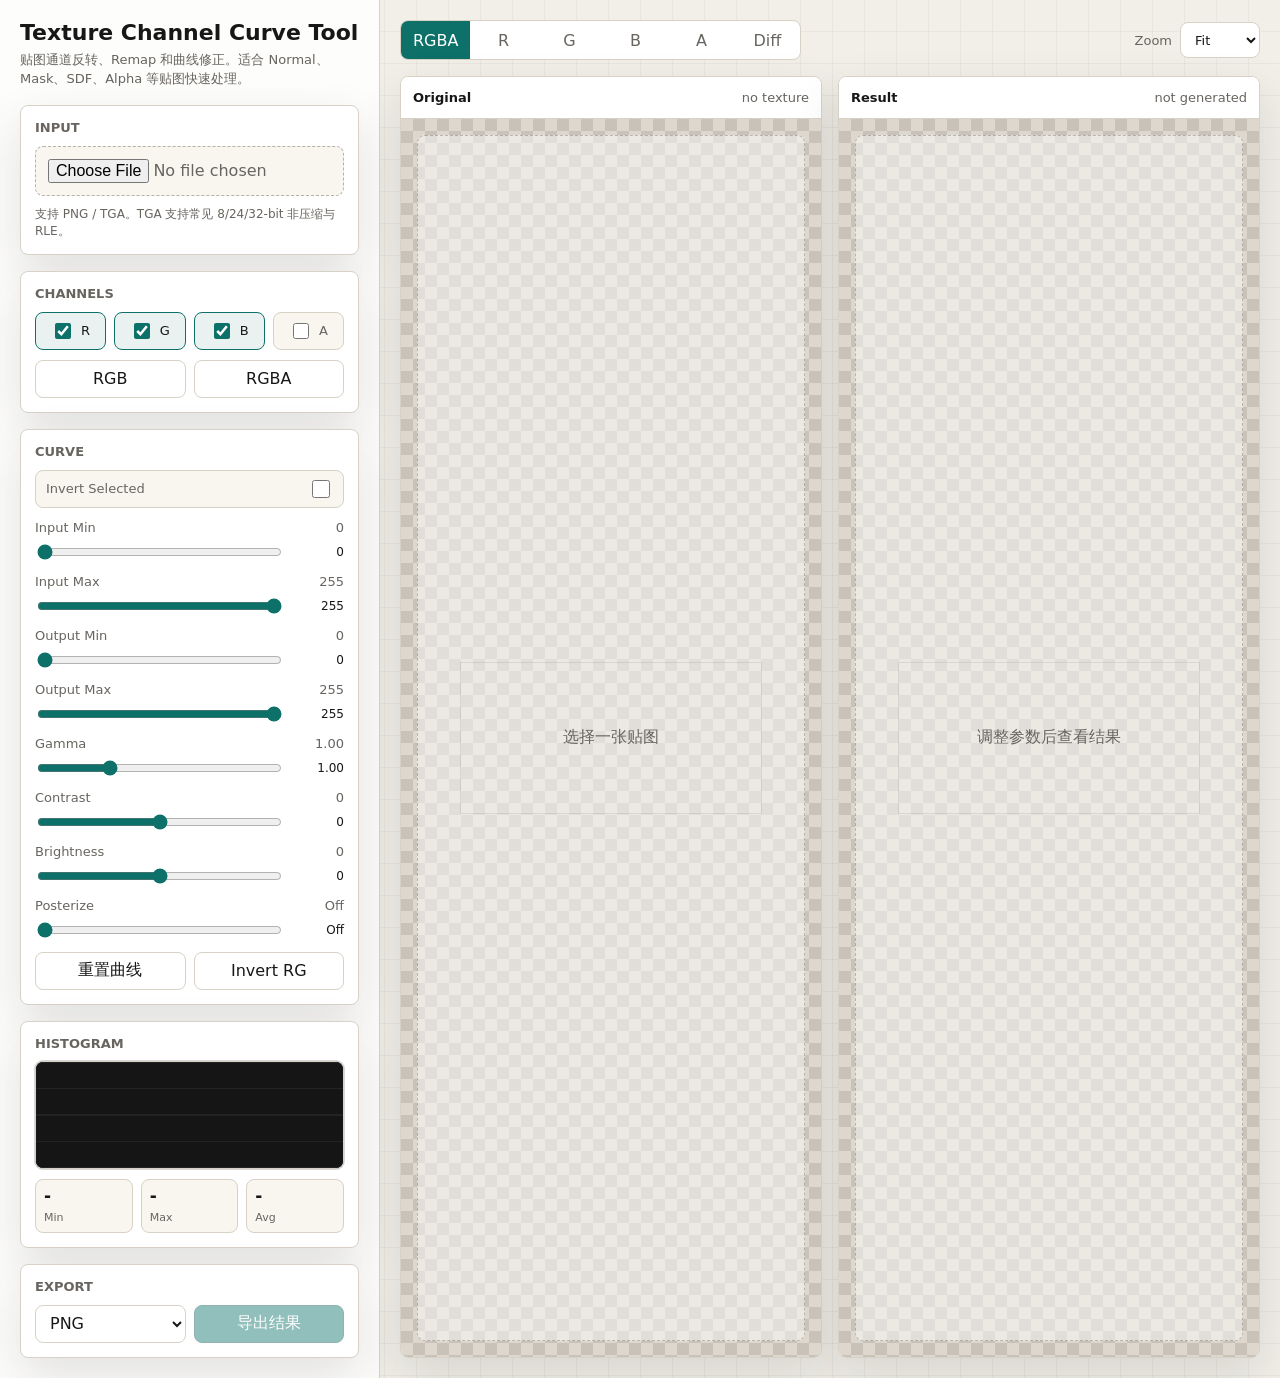
<file: TextureTools/Texture_Channel_Curve_Tool.html>
<!doctype html>
<html lang="zh-CN">
<head>
  <meta charset="utf-8">
  <meta name="viewport" content="width=device-width, initial-scale=1">
  <title>Texture Channel Curve Tool</title>
  <style>
    :root {
      --bg: #f1efe8;
      --panel: #fff;
      --soft: #f8f6ef;
      --ink: #171717;
      --muted: #68645f;
      --line: #d7d1c6;
      --accent: #0d716a;
      --accent-strong: #095852;
      --danger: #b25538;
      --shadow: 0 18px 48px rgba(31, 28, 21, .12);
      font-family: Inter, ui-sans-serif, system-ui, -apple-system, BlinkMacSystemFont, "Segoe UI", sans-serif;
      color: var(--ink);
    }

    * { box-sizing: border-box; }
    html, body { margin: 0; min-height: 100%; }
    body {
      min-height: 100vh;
      background:
        linear-gradient(90deg, rgba(22,22,22,.045) 1px, transparent 1px),
        linear-gradient(0deg, rgba(22,22,22,.045) 1px, transparent 1px),
        var(--bg);
      background-size: 32px 32px;
    }

    button, input, select { font: inherit; }
    button {
      border: 1px solid var(--line);
      border-radius: 8px;
      min-height: 38px;
      padding: 0 12px;
      display: inline-flex;
      align-items: center;
      justify-content: center;
      gap: 8px;
      background: var(--panel);
      color: var(--ink);
      cursor: pointer;
      transition: background .15s ease, border-color .15s ease, transform .15s ease;
    }

    button:hover { border-color: #aaa398; background: #fbfaf6; }
    button:active { transform: translateY(1px); }
    button.primary { background: var(--accent); color: #fff; border-color: var(--accent-strong); }
    button.primary:hover { background: var(--accent-strong); }
    button:disabled { opacity: .45; cursor: not-allowed; transform: none; }

    .app {
      min-height: 100vh;
      display: grid;
      grid-template-columns: minmax(300px, 380px) 1fr;
    }

    aside {
      border-right: 1px solid var(--line);
      background: rgba(255,255,255,.84);
      backdrop-filter: blur(10px);
      padding: 20px;
      display: flex;
      flex-direction: column;
      gap: 16px;
      min-height: 100vh;
    }

    main {
      padding: 20px;
      display: grid;
      grid-template-rows: auto 1fr;
      gap: 16px;
      min-width: 0;
    }

    h1 {
      font-size: 22px;
      line-height: 1.15;
      margin: 0;
      letter-spacing: 0;
    }

    h2 {
      font-size: 13px;
      line-height: 1.2;
      margin: 0 0 10px;
      color: var(--muted);
      font-weight: 700;
      text-transform: uppercase;
      letter-spacing: 0;
    }

    .sub {
      margin: 6px 0 0;
      font-size: 13px;
      color: var(--muted);
      line-height: 1.45;
    }

    .panel {
      border: 1px solid var(--line);
      background: var(--panel);
      border-radius: 8px;
      box-shadow: var(--shadow);
      padding: 14px;
    }

    input[type="file"] {
      width: 100%;
      border: 1px dashed #b9b1a6;
      border-radius: 8px;
      background: var(--soft);
      padding: 12px;
      color: var(--muted);
    }

    .hint {
      font-size: 12px;
      line-height: 1.45;
      color: var(--muted);
      margin: 10px 0 0;
    }

    .control {
      display: grid;
      gap: 7px;
      margin: 12px 0;
    }

    label {
      font-size: 13px;
      color: var(--muted);
      display: flex;
      align-items: center;
      justify-content: space-between;
      gap: 12px;
    }

    input[type="range"] { width: 100%; accent-color: var(--accent); }

    input[type="number"], select {
      min-height: 36px;
      border: 1px solid var(--line);
      border-radius: 8px;
      background: #fff;
      color: var(--ink);
      padding: 0 10px;
      width: 100%;
    }

    .row {
      display: grid;
      grid-template-columns: 1fr 1fr;
      gap: 8px;
    }

    .button-row {
      display: grid;
      grid-template-columns: 1fr 1fr;
      gap: 8px;
      margin-top: 10px;
    }

    .channel-grid {
      display: grid;
      grid-template-columns: repeat(4, 1fr);
      gap: 8px;
    }

    .toggle {
      min-height: 38px;
      border: 1px solid var(--line);
      border-radius: 8px;
      background: var(--soft);
      display: flex;
      align-items: center;
      justify-content: center;
      gap: 7px;
      color: var(--muted);
      cursor: pointer;
      user-select: none;
    }

    .toggle input { width: 16px; height: 16px; accent-color: var(--accent); }
    .toggle:has(input:checked) {
      border-color: var(--accent);
      background: rgba(13,113,106,.09);
      color: var(--ink);
    }

    .switch {
      display: flex;
      justify-content: space-between;
      align-items: center;
      gap: 12px;
      min-height: 38px;
      padding: 0 10px;
      border: 1px solid var(--line);
      border-radius: 8px;
      background: var(--soft);
    }

    .switch input { width: 18px; height: 18px; accent-color: var(--accent); }

    .curve-row {
      display: grid;
      grid-template-columns: 1fr auto;
      align-items: center;
      gap: 10px;
    }

    .value {
      min-width: 54px;
      text-align: right;
      color: var(--ink);
      font-variant-numeric: tabular-nums;
      font-size: 12px;
    }

    .toolbar {
      display: flex;
      align-items: center;
      justify-content: space-between;
      gap: 12px;
      min-width: 0;
    }

    .tabs {
      display: inline-flex;
      border: 1px solid var(--line);
      border-radius: 8px;
      background: var(--panel);
      overflow: hidden;
      min-height: 38px;
    }

    .tabs button {
      border: 0;
      border-radius: 0;
      min-height: 38px;
      background: transparent;
      color: var(--muted);
      min-width: 66px;
    }

    .tabs button.active {
      background: var(--accent);
      color: #fff;
    }

    .zoom {
      display: inline-flex;
      align-items: center;
      gap: 8px;
      color: var(--muted);
      font-size: 13px;
    }

    .stage {
      min-height: 0;
      display: grid;
      grid-template-columns: minmax(0, 1fr) minmax(0, 1fr);
      gap: 16px;
    }

    .viewer {
      min-width: 0;
      min-height: 420px;
      border: 1px solid var(--line);
      border-radius: 8px;
      background: rgba(255,255,255,.9);
      overflow: hidden;
      display: grid;
      grid-template-rows: auto 1fr;
      box-shadow: var(--shadow);
    }

    .viewer-head {
      min-height: 42px;
      display: flex;
      align-items: center;
      justify-content: space-between;
      gap: 8px;
      padding: 0 12px;
      border-bottom: 1px solid var(--line);
      background: var(--panel);
      font-size: 13px;
      font-weight: 700;
    }

    .viewer-head span:last-child {
      color: var(--muted);
      font-weight: 500;
      overflow: hidden;
      white-space: nowrap;
      text-overflow: ellipsis;
      max-width: 58%;
    }

    .canvas-wrap {
      position: relative;
      overflow: auto;
      min-height: 0;
      background-color: #ddd7cd;
      background-image:
        linear-gradient(45deg, #c9c2b8 25%, transparent 25%),
        linear-gradient(-45deg, #c9c2b8 25%, transparent 25%),
        linear-gradient(45deg, transparent 75%, #c9c2b8 75%),
        linear-gradient(-45deg, transparent 75%, #c9c2b8 75%);
      background-size: 24px 24px;
      background-position: 0 0, 0 12px, 12px -12px, -12px 0;
      display: grid;
      place-items: center;
      padding: 16px;
    }

    canvas {
      image-rendering: pixelated;
      max-width: none;
      background: transparent;
      box-shadow: 0 0 0 1px rgba(0,0,0,.16);
    }

    .empty {
      position: absolute;
      inset: 16px;
      display: grid;
      place-items: center;
      border: 1px dashed rgba(0,0,0,.22);
      border-radius: 8px;
      color: var(--muted);
      text-align: center;
      padding: 16px;
      background: rgba(255,255,255,.45);
      pointer-events: none;
    }

    .histogram {
      width: 100%;
      height: 108px;
      border: 1px solid var(--line);
      border-radius: 8px;
      background: #151515;
      display: block;
    }

    .stat-grid {
      display: grid;
      grid-template-columns: repeat(3, 1fr);
      gap: 8px;
      margin-top: 10px;
    }

    .stat {
      border: 1px solid var(--line);
      border-radius: 8px;
      background: var(--soft);
      padding: 8px;
      min-height: 52px;
    }

    .stat strong {
      display: block;
      font-size: 17px;
      line-height: 1;
      font-variant-numeric: tabular-nums;
    }

    .stat span {
      display: block;
      color: var(--muted);
      font-size: 11px;
      margin-top: 6px;
    }

    @media (max-width: 1180px) {
      .app { grid-template-columns: 1fr; }
      aside { min-height: auto; border-right: 0; border-bottom: 1px solid var(--line); }
      .stage { grid-template-columns: 1fr; }
      .viewer { min-height: 340px; }
    }
  </style>
</head>
<body>
  <div class="app">
    <aside>
      <section>
        <h1>Texture Channel Curve Tool</h1>
        <p class="sub">贴图通道反转、Remap 和曲线修正。适合 Normal、Mask、SDF、Alpha 等贴图快速处理。</p>
      </section>

      <section class="panel">
        <h2>Input</h2>
        <input id="fileInput" type="file" accept=".png,.tga,image/png">
        <p id="fileInfo" class="hint">支持 PNG / TGA。TGA 支持常见 8/24/32-bit 非压缩与 RLE。</p>
      </section>

      <section class="panel">
        <h2>Channels</h2>
        <div class="channel-grid">
          <label class="toggle"><input class="channel" type="checkbox" value="0" checked>R</label>
          <label class="toggle"><input class="channel" type="checkbox" value="1" checked>G</label>
          <label class="toggle"><input class="channel" type="checkbox" value="2" checked>B</label>
          <label class="toggle"><input class="channel" type="checkbox" value="3">A</label>
        </div>
        <div class="button-row">
          <button id="rgbBtn" type="button">RGB</button>
          <button id="allBtn" type="button">RGBA</button>
        </div>
      </section>

      <section class="panel">
        <h2>Curve</h2>
        <label class="switch">
          <span>Invert Selected</span>
          <input id="invert" type="checkbox">
        </label>

        <div class="control">
          <label for="inMin">Input Min <span id="inMinText">0</span></label>
          <div class="curve-row"><input id="inMin" type="range" min="0" max="255" value="0"><span class="value">0</span></div>
        </div>
        <div class="control">
          <label for="inMax">Input Max <span id="inMaxText">255</span></label>
          <div class="curve-row"><input id="inMax" type="range" min="0" max="255" value="255"><span class="value">255</span></div>
        </div>
        <div class="control">
          <label for="outMin">Output Min <span id="outMinText">0</span></label>
          <div class="curve-row"><input id="outMin" type="range" min="0" max="255" value="0"><span class="value">0</span></div>
        </div>
        <div class="control">
          <label for="outMax">Output Max <span id="outMaxText">255</span></label>
          <div class="curve-row"><input id="outMax" type="range" min="0" max="255" value="255"><span class="value">255</span></div>
        </div>
        <div class="control">
          <label for="gamma">Gamma <span id="gammaText">1.00</span></label>
          <div class="curve-row"><input id="gamma" type="range" min="20" max="300" value="100"><span class="value">1.00</span></div>
        </div>
        <div class="control">
          <label for="contrast">Contrast <span id="contrastText">0</span></label>
          <div class="curve-row"><input id="contrast" type="range" min="-100" max="100" value="0"><span class="value">0</span></div>
        </div>
        <div class="control">
          <label for="brightness">Brightness <span id="brightnessText">0</span></label>
          <div class="curve-row"><input id="brightness" type="range" min="-255" max="255" value="0"><span class="value">0</span></div>
        </div>
        <div class="control">
          <label for="posterize">Posterize <span id="posterizeText">Off</span></label>
          <div class="curve-row"><input id="posterize" type="range" min="0" max="32" value="0"><span class="value">Off</span></div>
        </div>

        <div class="button-row">
          <button id="resetCurveBtn" type="button">重置曲线</button>
          <button id="applyPresetBtn" type="button">Invert RG</button>
        </div>
      </section>

      <section class="panel">
        <h2>Histogram</h2>
        <canvas id="histogram" class="histogram" width="512" height="108"></canvas>
        <div class="stat-grid">
          <div class="stat"><strong id="minStat">-</strong><span>Min</span></div>
          <div class="stat"><strong id="maxStat">-</strong><span>Max</span></div>
          <div class="stat"><strong id="avgStat">-</strong><span>Avg</span></div>
        </div>
      </section>

      <section class="panel">
        <h2>Export</h2>
        <div class="row">
          <select id="exportFormat">
            <option value="png">PNG</option>
            <option value="tga">TGA</option>
          </select>
          <button id="exportBtn" class="primary" disabled>导出结果</button>
        </div>
      </section>
    </aside>

    <main>
      <div class="toolbar">
        <div class="tabs" role="tablist" aria-label="Preview mode">
          <button class="active" data-view="rgba" type="button">RGBA</button>
          <button data-view="r" type="button">R</button>
          <button data-view="g" type="button">G</button>
          <button data-view="b" type="button">B</button>
          <button data-view="a" type="button">A</button>
          <button data-view="diff" type="button">Diff</button>
        </div>
        <label class="zoom">
          Zoom
          <select id="zoom">
            <option value="fit">Fit</option>
            <option value="1">100%</option>
            <option value="2">200%</option>
            <option value="4">400%</option>
          </select>
        </label>
      </div>

      <section class="stage">
        <article class="viewer">
          <div class="viewer-head"><span>Original</span><span id="originalLabel">no texture</span></div>
          <div class="canvas-wrap">
            <canvas id="originalCanvas"></canvas>
            <div id="originalEmpty" class="empty">选择一张贴图</div>
          </div>
        </article>
        <article class="viewer">
          <div class="viewer-head"><span>Result</span><span id="resultLabel">not generated</span></div>
          <div class="canvas-wrap">
            <canvas id="resultCanvas"></canvas>
            <div id="resultEmpty" class="empty">调整参数后查看结果</div>
          </div>
        </article>
      </section>
    </main>
  </div>

  <script>
    const state = {
      fileName: "",
      imageData: null,
      resultData: null,
      width: 0,
      height: 0,
      view: "rgba"
    };

    const els = {
      fileInput: document.getElementById("fileInput"),
      fileInfo: document.getElementById("fileInfo"),
      originalCanvas: document.getElementById("originalCanvas"),
      resultCanvas: document.getElementById("resultCanvas"),
      originalEmpty: document.getElementById("originalEmpty"),
      resultEmpty: document.getElementById("resultEmpty"),
      originalLabel: document.getElementById("originalLabel"),
      resultLabel: document.getElementById("resultLabel"),
      exportFormat: document.getElementById("exportFormat"),
      exportBtn: document.getElementById("exportBtn"),
      zoom: document.getElementById("zoom"),
      invert: document.getElementById("invert"),
      inMin: document.getElementById("inMin"),
      inMax: document.getElementById("inMax"),
      outMin: document.getElementById("outMin"),
      outMax: document.getElementById("outMax"),
      gamma: document.getElementById("gamma"),
      contrast: document.getElementById("contrast"),
      brightness: document.getElementById("brightness"),
      posterize: document.getElementById("posterize"),
      histogram: document.getElementById("histogram"),
      minStat: document.getElementById("minStat"),
      maxStat: document.getElementById("maxStat"),
      avgStat: document.getElementById("avgStat"),
      rgbBtn: document.getElementById("rgbBtn"),
      allBtn: document.getElementById("allBtn"),
      resetCurveBtn: document.getElementById("resetCurveBtn"),
      applyPresetBtn: document.getElementById("applyPresetBtn")
    };

    const sliders = ["inMin", "inMax", "outMin", "outMax", "gamma", "contrast", "brightness", "posterize"];
    const labels = {
      inMin: document.getElementById("inMinText"),
      inMax: document.getElementById("inMaxText"),
      outMin: document.getElementById("outMinText"),
      outMax: document.getElementById("outMaxText"),
      gamma: document.getElementById("gammaText"),
      contrast: document.getElementById("contrastText"),
      brightness: document.getElementById("brightnessText"),
      posterize: document.getElementById("posterizeText")
    };

    els.fileInput.addEventListener("change", loadSelectedFile);
    els.invert.addEventListener("change", process);
    sliders.forEach((name) => els[name].addEventListener("input", () => {
      updateControlLabels();
      process();
    }));
    document.querySelectorAll(".channel").forEach((input) => input.addEventListener("change", process));
    document.querySelectorAll(".tabs button").forEach((button) => {
      button.addEventListener("click", () => {
        document.querySelectorAll(".tabs button").forEach((b) => b.classList.remove("active"));
        button.classList.add("active");
        state.view = button.dataset.view;
        renderCanvases();
      });
    });
    els.zoom.addEventListener("change", applyZoom);
    els.exportBtn.addEventListener("click", exportResult);
    els.rgbBtn.addEventListener("click", () => setChannels([0, 1, 2]));
    els.allBtn.addEventListener("click", () => setChannels([0, 1, 2, 3]));
    els.resetCurveBtn.addEventListener("click", resetCurve);
    els.applyPresetBtn.addEventListener("click", () => {
      setChannels([0, 1]);
      resetCurve(false);
      els.invert.checked = true;
      process();
    });

    updateControlLabels();
    drawEmptyHistogram();

    async function loadSelectedFile(event) {
      const file = event.target.files && event.target.files[0];
      if (!file) return;
      try {
        const imageData = await loadTextureFile(file);
        state.fileName = file.name.replace(/\.[^.]+$/, "");
        state.imageData = imageData;
        state.width = imageData.width;
        state.height = imageData.height;
        els.originalLabel.textContent = file.name;
        els.fileInfo.textContent = `${file.name} loaded`;
        els.originalEmpty.style.display = "none";
        els.resultEmpty.style.display = "none";
        process();
      } catch (error) {
        alert(error.message || error);
      }
    }

    async function loadTextureFile(file) {
      const ext = file.name.split(".").pop().toLowerCase();
      const buffer = await file.arrayBuffer();
      if (ext === "tga") return decodeTga(buffer);
      return decodeBrowserImage(buffer);
    }

    function decodeBrowserImage(buffer) {
      return new Promise((resolve, reject) => {
        const blob = new Blob([buffer]);
        const url = URL.createObjectURL(blob);
        const image = new Image();
        image.onload = () => {
          const canvas = document.createElement("canvas");
          canvas.width = image.naturalWidth;
          canvas.height = image.naturalHeight;
          const ctx = canvas.getContext("2d");
          ctx.drawImage(image, 0, 0);
          URL.revokeObjectURL(url);
          resolve(ctx.getImageData(0, 0, canvas.width, canvas.height));
        };
        image.onerror = () => {
          URL.revokeObjectURL(url);
          reject(new Error("图片读取失败"));
        };
        image.src = url;
      });
    }

    function process() {
      updateControlLabels();
      if (!state.imageData) return;
      const src = state.imageData.data;
      const out = new Uint8ClampedArray(src);
      const selected = getSelectedChannels();
      const params = getParams();
      const lut = buildLut(params);

      for (let i = 0; i < src.length; i += 4) {
        for (const ch of selected) {
          out[i + ch] = lut[src[i + ch]];
        }
      }

      state.resultData = new ImageData(out, state.width, state.height);
      els.resultLabel.textContent = `${state.width}x${state.height}`;
      els.exportBtn.disabled = false;
      renderCanvases();
      drawHistogram(state.resultData, selected);
    }

    function getParams() {
      return {
        invert: els.invert.checked,
        inMin: Number(els.inMin.value),
        inMax: Number(els.inMax.value),
        outMin: Number(els.outMin.value),
        outMax: Number(els.outMax.value),
        gamma: Number(els.gamma.value) / 100,
        contrast: Number(els.contrast.value),
        brightness: Number(els.brightness.value),
        posterize: Number(els.posterize.value)
      };
    }

    function buildLut(params) {
      const lut = new Uint8ClampedArray(256);
      const inputSpan = Math.max(1, params.inMax - params.inMin);
      const outputSpan = params.outMax - params.outMin;
      const contrastFactor = (259 * (params.contrast + 255)) / (255 * (259 - params.contrast));
      for (let v = 0; v < 256; v++) {
        let t = clamp01((v - params.inMin) / inputSpan);
        if (params.invert) t = 1 - t;
        t = Math.pow(t, 1 / Math.max(0.001, params.gamma));
        let out = params.outMin + t * outputSpan;
        out = contrastFactor * (out - 128) + 128;
        out += params.brightness;
        if (params.posterize > 1) {
          const levels = params.posterize;
          out = Math.round(Math.round(clamp255(out) / 255 * (levels - 1)) / (levels - 1) * 255);
        }
        lut[v] = clamp255(out);
      }
      return lut;
    }

    function renderCanvases() {
      if (!state.imageData || !state.resultData) return;
      drawImageData(els.originalCanvas, previewImageData(state.imageData, state.view, state.imageData));
      drawImageData(els.resultCanvas, previewImageData(state.resultData, state.view, state.imageData));
      applyZoom();
    }

    function previewImageData(imageData, view, original) {
      if (view === "rgba") return imageData;
      const src = imageData.data;
      const base = original.data;
      const out = new Uint8ClampedArray(src.length);
      const channelMap = { r: 0, g: 1, b: 2, a: 3 };
      if (view === "diff") {
        for (let i = 0; i < src.length; i += 4) {
          out[i] = Math.abs(src[i] - base[i]);
          out[i + 1] = Math.abs(src[i + 1] - base[i + 1]);
          out[i + 2] = Math.abs(src[i + 2] - base[i + 2]);
          out[i + 3] = 255;
        }
      } else {
        const ch = channelMap[view];
        for (let i = 0; i < src.length; i += 4) {
          const v = src[i + ch];
          out[i] = v;
          out[i + 1] = v;
          out[i + 2] = v;
          out[i + 3] = 255;
        }
      }
      return new ImageData(out, imageData.width, imageData.height);
    }

    function drawImageData(canvas, imageData) {
      canvas.width = imageData.width;
      canvas.height = imageData.height;
      canvas.getContext("2d").putImageData(imageData, 0, 0);
    }

    function applyZoom() {
      const zoom = els.zoom.value;
      for (const canvas of [els.originalCanvas, els.resultCanvas]) {
        if (!canvas.width || !canvas.height) continue;
        if (zoom === "fit") {
          canvas.style.width = "min(100%, 720px)";
          canvas.style.height = "auto";
        } else {
          canvas.style.width = `${canvas.width * Number(zoom)}px`;
          canvas.style.height = `${canvas.height * Number(zoom)}px`;
        }
      }
    }

    function drawHistogram(imageData, channels) {
      const ctx = els.histogram.getContext("2d");
      const width = els.histogram.width;
      const height = els.histogram.height;
      ctx.clearRect(0, 0, width, height);
      ctx.fillStyle = "#151515";
      ctx.fillRect(0, 0, width, height);

      const hists = channels.map(() => new Uint32Array(256));
      const data = imageData.data;
      let min = 255;
      let max = 0;
      let sum = 0;
      let samples = 0;
      for (let i = 0; i < data.length; i += 4) {
        channels.forEach((ch, index) => {
          const v = data[i + ch];
          hists[index][v]++;
          min = Math.min(min, v);
          max = Math.max(max, v);
          sum += v;
          samples++;
        });
      }

      const peak = Math.max(1, ...hists.flatMap((hist) => Array.from(hist)));
      const colors = ["rgba(255,80,80,.75)", "rgba(80,255,140,.75)", "rgba(80,140,255,.75)", "rgba(255,255,255,.75)"];
      channels.forEach((ch, index) => {
        ctx.strokeStyle = colors[ch];
        ctx.beginPath();
        for (let x = 0; x < 256; x++) {
          const px = x / 255 * (width - 1);
          const py = height - (hists[index][x] / peak) * (height - 8) - 4;
          if (x === 0) ctx.moveTo(px, py);
          else ctx.lineTo(px, py);
        }
        ctx.stroke();
      });

      els.minStat.textContent = samples ? min : "-";
      els.maxStat.textContent = samples ? max : "-";
      els.avgStat.textContent = samples ? (sum / samples).toFixed(1) : "-";
    }

    function drawEmptyHistogram() {
      const ctx = els.histogram.getContext("2d");
      ctx.fillStyle = "#151515";
      ctx.fillRect(0, 0, els.histogram.width, els.histogram.height);
      ctx.strokeStyle = "rgba(255,255,255,.12)";
      for (let i = 0; i <= 4; i++) {
        const y = i / 4 * els.histogram.height;
        ctx.beginPath();
        ctx.moveTo(0, y);
        ctx.lineTo(els.histogram.width, y);
        ctx.stroke();
      }
    }

    function setChannels(channels) {
      document.querySelectorAll(".channel").forEach((input) => {
        input.checked = channels.includes(Number(input.value));
      });
      process();
    }

    function getSelectedChannels() {
      const channels = Array.from(document.querySelectorAll(".channel:checked")).map((input) => Number(input.value));
      return channels.length ? channels : [];
    }

    function resetCurve(runProcess = true) {
      els.invert.checked = false;
      els.inMin.value = 0;
      els.inMax.value = 255;
      els.outMin.value = 0;
      els.outMax.value = 255;
      els.gamma.value = 100;
      els.contrast.value = 0;
      els.brightness.value = 0;
      els.posterize.value = 0;
      updateControlLabels();
      if (runProcess) process();
    }

    function updateControlLabels() {
      const values = {
        inMin: els.inMin.value,
        inMax: els.inMax.value,
        outMin: els.outMin.value,
        outMax: els.outMax.value,
        gamma: (Number(els.gamma.value) / 100).toFixed(2),
        contrast: els.contrast.value,
        brightness: els.brightness.value,
        posterize: Number(els.posterize.value) === 0 ? "Off" : els.posterize.value
      };
      Object.entries(values).forEach(([key, value]) => {
        labels[key].textContent = value;
        const rowValue = els[key].parentElement.querySelector(".value");
        if (rowValue) rowValue.textContent = value;
      });
      if (Number(els.inMin.value) >= Number(els.inMax.value)) {
        els.inMax.value = Math.min(255, Number(els.inMin.value) + 1);
        labels.inMax.textContent = els.inMax.value;
        els.inMax.parentElement.querySelector(".value").textContent = els.inMax.value;
      }
    }

    function exportResult() {
      if (!state.resultData) return;
      const format = els.exportFormat.value;
      const safeName = state.fileName || "texture_curve";
      if (format === "tga") {
        const blob = new Blob([encodeTga32(state.resultData)], { type: "application/octet-stream" });
        downloadBlob(blob, `${safeName}_curve.tga`);
      } else {
        const canvas = document.createElement("canvas");
        canvas.width = state.resultData.width;
        canvas.height = state.resultData.height;
        canvas.getContext("2d").putImageData(state.resultData, 0, 0);
        canvas.toBlob((blob) => downloadBlob(blob, `${safeName}_curve.png`), "image/png");
      }
    }

    function downloadBlob(blob, fileName) {
      const url = URL.createObjectURL(blob);
      const link = document.createElement("a");
      link.href = url;
      link.download = fileName;
      document.body.appendChild(link);
      link.click();
      link.remove();
      URL.revokeObjectURL(url);
    }

    function clamp01(v) {
      return v < 0 ? 0 : v > 1 ? 1 : v;
    }

    function clamp255(v) {
      return Math.round(v < 0 ? 0 : v > 255 ? 255 : v);
    }

    function decodeTga(buffer) {
      const bytes = new Uint8Array(buffer);
      if (bytes.length < 18) throw new Error("TGA 文件过小");
      const idLength = bytes[0];
      const colorMapType = bytes[1];
      const imageType = bytes[2];
      const colorMapLength = bytes[5] | (bytes[6] << 8);
      const colorMapDepth = bytes[7];
      const width = bytes[12] | (bytes[13] << 8);
      const height = bytes[14] | (bytes[15] << 8);
      const bpp = bytes[16];
      const descriptor = bytes[17];
      if (!width || !height) throw new Error("TGA 尺寸无效");
      if (![2, 3, 10, 11].includes(imageType)) throw new Error("只支持常见非压缩/RLE TGA");
      if (![8, 24, 32].includes(bpp)) throw new Error("只支持 8/24/32-bit TGA");

      let offset = 18 + idLength;
      if (colorMapType) offset += colorMapLength * Math.ceil(colorMapDepth / 8);

      const pixelCount = width * height;
      const out = new Uint8ClampedArray(pixelCount * 4);
      const bytesPerPixel = bpp / 8;
      const originTop = (descriptor & 0x20) !== 0;
      const originRight = (descriptor & 0x10) !== 0;

      function writePixel(pixelIndex, rgba) {
        const x = pixelIndex % width;
        const y = Math.floor(pixelIndex / width);
        const tx = originRight ? width - 1 - x : x;
        const ty = originTop ? y : height - 1 - y;
        const dst = (ty * width + tx) * 4;
        out[dst] = rgba[0];
        out[dst + 1] = rgba[1];
        out[dst + 2] = rgba[2];
        out[dst + 3] = rgba[3];
      }

      function readPixel() {
        if (offset + bytesPerPixel > bytes.length) throw new Error("TGA 数据不完整");
        let r, g, b, a;
        if (bpp === 8) {
          r = g = b = bytes[offset];
          a = 255;
        } else {
          b = bytes[offset];
          g = bytes[offset + 1];
          r = bytes[offset + 2];
          a = bpp === 32 ? bytes[offset + 3] : 255;
        }
        offset += bytesPerPixel;
        return [r, g, b, a];
      }

      if (imageType === 2 || imageType === 3) {
        for (let p = 0; p < pixelCount; p++) writePixel(p, readPixel());
      } else {
        let p = 0;
        while (p < pixelCount) {
          if (offset >= bytes.length) throw new Error("TGA RLE 数据不完整");
          const header = bytes[offset++];
          const runLength = (header & 0x7f) + 1;
          if (header & 0x80) {
            const rgba = readPixel();
            for (let i = 0; i < runLength && p < pixelCount; i++, p++) writePixel(p, rgba);
          } else {
            for (let i = 0; i < runLength && p < pixelCount; i++, p++) writePixel(p, readPixel());
          }
        }
      }

      return new ImageData(out, width, height);
    }

    function encodeTga32(imageData) {
      const width = imageData.width;
      const height = imageData.height;
      const src = imageData.data;
      const header = new Uint8Array(18);
      header[2] = 2;
      header[12] = width & 255;
      header[13] = (width >> 8) & 255;
      header[14] = height & 255;
      header[15] = (height >> 8) & 255;
      header[16] = 32;
      header[17] = 8 | 0x20;
      const pixels = new Uint8Array(width * height * 4);
      for (let i = 0, p = 0; i < src.length; i += 4, p += 4) {
        pixels[p] = src[i + 2];
        pixels[p + 1] = src[i + 1];
        pixels[p + 2] = src[i];
        pixels[p + 3] = src[i + 3];
      }
      const out = new Uint8Array(header.length + pixels.length);
      out.set(header, 0);
      out.set(pixels, header.length);
      return out.buffer;
    }
  </script>
</body>
</html>
</file>
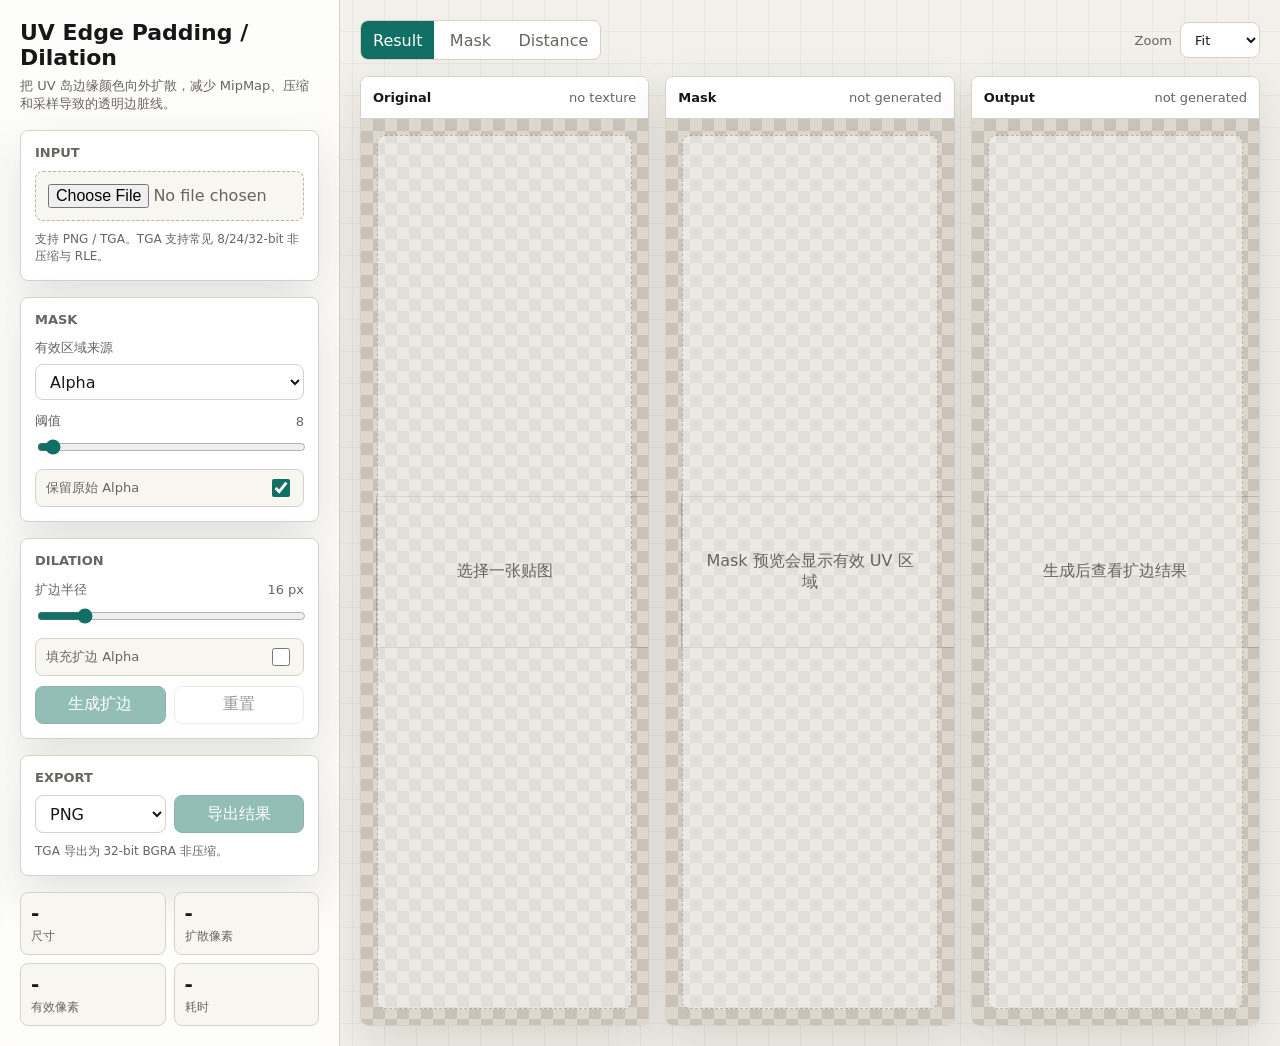
<file: TextureTools/UV_Edge_Padding_Dilation.html>
<!doctype html>
<html lang="zh-CN">
<head>
  <meta charset="utf-8">
  <meta name="viewport" content="width=device-width, initial-scale=1">
  <title>UV Edge Padding / Dilation</title>
  <style>
    :root {
      --bg: #f2f0ea;
      --panel: #ffffff;
      --soft: #f8f6f0;
      --ink: #171717;
      --muted: #68645f;
      --line: #d7d1c6;
      --accent: #116f63;
      --accent-strong: #0b554c;
      --warning: #b25538;
      --shadow: 0 18px 48px rgba(34, 31, 24, .12);
      font-family: Inter, ui-sans-serif, system-ui, -apple-system, BlinkMacSystemFont, "Segoe UI", sans-serif;
      color: var(--ink);
    }

    * { box-sizing: border-box; }
    html, body { margin: 0; min-height: 100%; }
    body {
      min-height: 100vh;
      background:
        linear-gradient(90deg, rgba(22,22,22,.045) 1px, transparent 1px),
        linear-gradient(0deg, rgba(22,22,22,.045) 1px, transparent 1px),
        var(--bg);
      background-size: 32px 32px;
    }

    button, input, select { font: inherit; }
    button {
      border: 1px solid var(--line);
      border-radius: 8px;
      min-height: 38px;
      padding: 0 12px;
      display: inline-flex;
      align-items: center;
      justify-content: center;
      gap: 8px;
      background: var(--panel);
      color: var(--ink);
      cursor: pointer;
      transition: background .15s ease, border-color .15s ease, color .15s ease, transform .15s ease;
    }

    button:hover { border-color: #aaa398; background: #fbfaf6; }
    button:active { transform: translateY(1px); }
    button.primary { background: var(--accent); color: #fff; border-color: var(--accent-strong); }
    button.primary:hover { background: var(--accent-strong); }
    button:disabled { opacity: .45; cursor: not-allowed; transform: none; }

    .app {
      min-height: 100vh;
      display: grid;
      grid-template-columns: minmax(280px, 340px) 1fr;
    }

    aside {
      border-right: 1px solid var(--line);
      background: rgba(255,255,255,.82);
      backdrop-filter: blur(10px);
      padding: 20px;
      display: flex;
      flex-direction: column;
      gap: 16px;
      min-height: 100vh;
    }

    main {
      padding: 20px;
      display: grid;
      grid-template-rows: auto 1fr;
      gap: 16px;
      min-width: 0;
    }

    h1 {
      font-size: 22px;
      line-height: 1.15;
      margin: 0;
      letter-spacing: 0;
    }

    h2 {
      font-size: 13px;
      line-height: 1.2;
      margin: 0 0 10px;
      color: var(--muted);
      font-weight: 700;
      text-transform: uppercase;
      letter-spacing: 0;
    }

    .sub {
      margin: 6px 0 0;
      font-size: 13px;
      color: var(--muted);
      line-height: 1.45;
    }

    .panel {
      border: 1px solid var(--line);
      background: var(--panel);
      border-radius: 8px;
      box-shadow: var(--shadow);
      padding: 14px;
    }

    .control {
      display: grid;
      gap: 7px;
      margin: 12px 0;
    }

    label {
      font-size: 13px;
      color: var(--muted);
      display: flex;
      align-items: center;
      justify-content: space-between;
      gap: 12px;
    }

    input[type="file"] {
      width: 100%;
      border: 1px dashed #b9b1a6;
      border-radius: 8px;
      background: var(--soft);
      padding: 12px;
      color: var(--muted);
    }

    input[type="range"] { width: 100%; accent-color: var(--accent); }

    input[type="number"], select {
      min-height: 36px;
      border: 1px solid var(--line);
      border-radius: 8px;
      background: #fff;
      color: var(--ink);
      padding: 0 10px;
      width: 100%;
    }

    .row {
      display: grid;
      grid-template-columns: 1fr 1fr;
      gap: 8px;
    }

    .button-row {
      display: grid;
      grid-template-columns: 1fr 1fr;
      gap: 8px;
      margin-top: 10px;
    }

    .switch {
      display: flex;
      justify-content: space-between;
      align-items: center;
      gap: 12px;
      min-height: 38px;
      padding: 0 10px;
      border: 1px solid var(--line);
      border-radius: 8px;
      background: var(--soft);
    }

    .switch input { width: 18px; height: 18px; accent-color: var(--accent); }

    .status {
      display: grid;
      grid-template-columns: 1fr 1fr;
      gap: 8px;
    }

    .stat {
      border: 1px solid var(--line);
      border-radius: 8px;
      background: var(--soft);
      padding: 10px;
      min-height: 62px;
    }

    .stat .value {
      font-size: 20px;
      line-height: 1;
      font-weight: 800;
    }

    .stat .name {
      margin-top: 6px;
      font-size: 12px;
      color: var(--muted);
      line-height: 1.25;
    }

    .toolbar {
      display: flex;
      align-items: center;
      justify-content: space-between;
      gap: 12px;
      min-width: 0;
    }

    .tabs {
      display: inline-flex;
      border: 1px solid var(--line);
      border-radius: 8px;
      background: var(--panel);
      overflow: hidden;
      min-height: 38px;
    }

    .tabs button {
      border: 0;
      border-radius: 0;
      min-height: 38px;
      background: transparent;
      color: var(--muted);
      min-width: 72px;
    }

    .tabs button.active {
      background: var(--accent);
      color: #fff;
    }

    .zoom {
      display: inline-flex;
      align-items: center;
      gap: 8px;
      color: var(--muted);
      font-size: 13px;
    }

    .stage {
      min-height: 0;
      display: grid;
      grid-template-columns: repeat(3, minmax(0, 1fr));
      gap: 16px;
    }

    .viewer {
      min-width: 0;
      min-height: 360px;
      border: 1px solid var(--line);
      border-radius: 8px;
      background: rgba(255,255,255,.9);
      overflow: hidden;
      display: grid;
      grid-template-rows: auto 1fr;
      box-shadow: var(--shadow);
    }

    .viewer-head {
      min-height: 42px;
      display: flex;
      align-items: center;
      justify-content: space-between;
      gap: 8px;
      padding: 0 12px;
      border-bottom: 1px solid var(--line);
      background: var(--panel);
      font-size: 13px;
      font-weight: 700;
    }

    .viewer-head span:last-child {
      color: var(--muted);
      font-weight: 500;
      overflow: hidden;
      white-space: nowrap;
      text-overflow: ellipsis;
      max-width: 55%;
    }

    .canvas-wrap {
      position: relative;
      overflow: auto;
      min-height: 0;
      background-color: #ddd7cd;
      background-image:
        linear-gradient(45deg, #c9c2b8 25%, transparent 25%),
        linear-gradient(-45deg, #c9c2b8 25%, transparent 25%),
        linear-gradient(45deg, transparent 75%, #c9c2b8 75%),
        linear-gradient(-45deg, transparent 75%, #c9c2b8 75%);
      background-size: 24px 24px;
      background-position: 0 0, 0 12px, 12px -12px, -12px 0;
      display: grid;
      place-items: center;
      padding: 16px;
    }

    canvas {
      image-rendering: pixelated;
      max-width: none;
      background: transparent;
      box-shadow: 0 0 0 1px rgba(0,0,0,.16);
    }

    .empty {
      position: absolute;
      inset: 16px;
      display: grid;
      place-items: center;
      border: 1px dashed rgba(0,0,0,.22);
      border-radius: 8px;
      color: var(--muted);
      text-align: center;
      padding: 16px;
      background: rgba(255,255,255,.45);
      pointer-events: none;
    }

    .hint {
      font-size: 12px;
      line-height: 1.45;
      color: var(--muted);
      margin: 10px 0 0;
    }

    @media (max-width: 1100px) {
      .app { grid-template-columns: 1fr; }
      aside { min-height: auto; border-right: 0; border-bottom: 1px solid var(--line); }
      .stage { grid-template-columns: 1fr; }
      .viewer { min-height: 320px; }
    }
  </style>
</head>
<body>
  <div class="app">
    <aside>
      <section>
        <h1>UV Edge Padding / Dilation</h1>
        <p class="sub">把 UV 岛边缘颜色向外扩散，减少 MipMap、压缩和采样导致的透明边脏线。</p>
      </section>

      <section class="panel">
        <h2>Input</h2>
        <input id="fileInput" type="file" accept=".png,.tga,image/png">
        <p id="fileInfo" class="hint">支持 PNG / TGA。TGA 支持常见 8/24/32-bit 非压缩与 RLE。</p>
      </section>

      <section class="panel">
        <h2>Mask</h2>
        <div class="control">
          <label for="maskMode">有效区域来源</label>
          <select id="maskMode">
            <option value="alpha">Alpha</option>
            <option value="brightness">Brightness</option>
            <option value="alphaOrBrightness">Alpha 或亮度</option>
          </select>
        </div>
        <div class="control">
          <label for="threshold">阈值 <span id="thresholdText">8</span></label>
          <input id="threshold" type="range" min="0" max="255" value="8">
        </div>
        <label class="switch">
          <span>保留原始 Alpha</span>
          <input id="preserveAlpha" type="checkbox" checked>
        </label>
      </section>

      <section class="panel">
        <h2>Dilation</h2>
        <div class="control">
          <label for="radius">扩边半径 <span id="radiusText">16 px</span></label>
          <input id="radius" type="range" min="1" max="96" value="16">
        </div>
        <label class="switch">
          <span>填充扩边 Alpha</span>
          <input id="fillAlpha" type="checkbox">
        </label>
        <div class="button-row">
          <button id="processBtn" class="primary" disabled>生成扩边</button>
          <button id="resetBtn" disabled>重置</button>
        </div>
      </section>

      <section class="panel">
        <h2>Export</h2>
        <div class="row">
          <select id="exportFormat">
            <option value="png">PNG</option>
            <option value="tga">TGA</option>
          </select>
          <button id="exportBtn" class="primary" disabled>导出结果</button>
        </div>
        <p class="hint">TGA 导出为 32-bit BGRA 非压缩。</p>
      </section>

      <section class="status">
        <div class="stat">
          <div id="sizeStat" class="value">-</div>
          <div class="name">尺寸</div>
        </div>
        <div class="stat">
          <div id="filledStat" class="value">-</div>
          <div class="name">扩散像素</div>
        </div>
        <div class="stat">
          <div id="sourceStat" class="value">-</div>
          <div class="name">有效像素</div>
        </div>
        <div class="stat">
          <div id="timeStat" class="value">-</div>
          <div class="name">耗时</div>
        </div>
      </section>
    </aside>

    <main>
      <div class="toolbar">
        <div class="tabs" role="tablist" aria-label="Preview mode">
          <button class="active" data-view="result">Result</button>
          <button data-view="mask">Mask</button>
          <button data-view="distance">Distance</button>
        </div>
        <label class="zoom">
          Zoom
          <select id="zoom">
            <option value="fit">Fit</option>
            <option value="1">100%</option>
            <option value="2">200%</option>
            <option value="4">400%</option>
          </select>
        </label>
      </div>

      <section class="stage">
        <article class="viewer">
          <div class="viewer-head"><span>Original</span><span id="originalLabel">no texture</span></div>
          <div class="canvas-wrap">
            <canvas id="originalCanvas"></canvas>
            <div id="originalEmpty" class="empty">选择一张贴图</div>
          </div>
        </article>
        <article class="viewer">
          <div class="viewer-head"><span>Mask</span><span id="maskLabel">not generated</span></div>
          <div class="canvas-wrap">
            <canvas id="maskCanvas"></canvas>
            <div id="maskEmpty" class="empty">Mask 预览会显示有效 UV 区域</div>
          </div>
        </article>
        <article class="viewer">
          <div class="viewer-head"><span>Output</span><span id="outputLabel">not generated</span></div>
          <div class="canvas-wrap">
            <canvas id="outputCanvas"></canvas>
            <div id="outputEmpty" class="empty">生成后查看扩边结果</div>
          </div>
        </article>
      </section>
    </main>
  </div>

  <script>
    const state = {
      fileName: "",
      imageData: null,
      resultData: null,
      maskData: null,
      distanceData: null,
      width: 0,
      height: 0,
      activeView: "result"
    };

    const els = {
      fileInput: document.getElementById("fileInput"),
      fileInfo: document.getElementById("fileInfo"),
      maskMode: document.getElementById("maskMode"),
      threshold: document.getElementById("threshold"),
      thresholdText: document.getElementById("thresholdText"),
      radius: document.getElementById("radius"),
      radiusText: document.getElementById("radiusText"),
      preserveAlpha: document.getElementById("preserveAlpha"),
      fillAlpha: document.getElementById("fillAlpha"),
      processBtn: document.getElementById("processBtn"),
      resetBtn: document.getElementById("resetBtn"),
      exportFormat: document.getElementById("exportFormat"),
      exportBtn: document.getElementById("exportBtn"),
      zoom: document.getElementById("zoom"),
      originalCanvas: document.getElementById("originalCanvas"),
      maskCanvas: document.getElementById("maskCanvas"),
      outputCanvas: document.getElementById("outputCanvas"),
      originalEmpty: document.getElementById("originalEmpty"),
      maskEmpty: document.getElementById("maskEmpty"),
      outputEmpty: document.getElementById("outputEmpty"),
      originalLabel: document.getElementById("originalLabel"),
      maskLabel: document.getElementById("maskLabel"),
      outputLabel: document.getElementById("outputLabel"),
      sizeStat: document.getElementById("sizeStat"),
      filledStat: document.getElementById("filledStat"),
      sourceStat: document.getElementById("sourceStat"),
      timeStat: document.getElementById("timeStat")
    };

    els.fileInput.addEventListener("change", loadSelectedFile);
    els.threshold.addEventListener("input", () => {
      els.thresholdText.textContent = els.threshold.value;
      if (state.imageData) previewMaskOnly();
    });
    els.radius.addEventListener("input", () => {
      els.radiusText.textContent = `${els.radius.value} px`;
    });
    els.maskMode.addEventListener("change", () => {
      if (state.imageData) previewMaskOnly();
    });
    els.processBtn.addEventListener("click", processDilation);
    els.resetBtn.addEventListener("click", resetTool);
    els.exportBtn.addEventListener("click", exportResult);
    els.zoom.addEventListener("change", applyZoom);
    document.querySelectorAll(".tabs button").forEach((button) => {
      button.addEventListener("click", () => {
        document.querySelectorAll(".tabs button").forEach((b) => b.classList.remove("active"));
        button.classList.add("active");
        state.activeView = button.dataset.view;
        renderOutputView();
      });
    });

    function resetTool() {
      state.fileName = "";
      state.imageData = null;
      state.resultData = null;
      state.maskData = null;
      state.distanceData = null;
      state.width = 0;
      state.height = 0;
      els.fileInput.value = "";
      clearCanvas(els.originalCanvas);
      clearCanvas(els.maskCanvas);
      clearCanvas(els.outputCanvas);
      els.originalEmpty.style.display = "grid";
      els.maskEmpty.style.display = "grid";
      els.outputEmpty.style.display = "grid";
      els.originalLabel.textContent = "no texture";
      els.maskLabel.textContent = "not generated";
      els.outputLabel.textContent = "not generated";
      els.fileInfo.textContent = "支持 PNG / TGA。TGA 支持常见 8/24/32-bit 非压缩与 RLE。";
      els.sizeStat.textContent = "-";
      els.filledStat.textContent = "-";
      els.sourceStat.textContent = "-";
      els.timeStat.textContent = "-";
      els.processBtn.disabled = true;
      els.resetBtn.disabled = true;
      els.exportBtn.disabled = true;
    }

    async function loadSelectedFile(event) {
      const file = event.target.files && event.target.files[0];
      if (!file) return;
      try {
        const imageData = await loadTextureFile(file);
        state.fileName = file.name.replace(/\.[^.]+$/, "");
        state.imageData = imageData;
        state.resultData = null;
        state.distanceData = null;
        state.width = imageData.width;
        state.height = imageData.height;
        drawImageData(els.originalCanvas, imageData);
        els.originalEmpty.style.display = "none";
        els.outputEmpty.style.display = "grid";
        clearCanvas(els.outputCanvas);
        els.originalLabel.textContent = file.name;
        els.outputLabel.textContent = "not generated";
        els.fileInfo.textContent = `${file.name} loaded`;
        els.sizeStat.textContent = `${imageData.width}x${imageData.height}`;
        els.filledStat.textContent = "-";
        els.timeStat.textContent = "-";
        els.processBtn.disabled = false;
        els.resetBtn.disabled = false;
        els.exportBtn.disabled = true;
        previewMaskOnly();
        applyZoom();
      } catch (error) {
        alert(error.message || error);
      }
    }

    async function loadTextureFile(file) {
      const ext = file.name.split(".").pop().toLowerCase();
      const buffer = await file.arrayBuffer();
      if (ext === "tga") return decodeTga(buffer);
      return decodeBrowserImage(buffer);
    }

    function decodeBrowserImage(buffer) {
      return new Promise((resolve, reject) => {
        const blob = new Blob([buffer]);
        const url = URL.createObjectURL(blob);
        const image = new Image();
        image.onload = () => {
          const canvas = document.createElement("canvas");
          canvas.width = image.naturalWidth;
          canvas.height = image.naturalHeight;
          const ctx = canvas.getContext("2d");
          ctx.drawImage(image, 0, 0);
          URL.revokeObjectURL(url);
          resolve(ctx.getImageData(0, 0, canvas.width, canvas.height));
        };
        image.onerror = () => {
          URL.revokeObjectURL(url);
          reject(new Error("图片读取失败"));
        };
        image.src = url;
      });
    }

    function previewMaskOnly() {
      const { mask, sourceCount } = buildMask(state.imageData);
      state.maskData = mask;
      drawImageData(els.maskCanvas, maskToImageData(mask, state.width, state.height, null));
      els.maskEmpty.style.display = "none";
      els.maskLabel.textContent = `${sourceCount.toLocaleString()} source pixels`;
      els.sourceStat.textContent = sourceCount.toLocaleString();
      applyZoom();
    }

    function processDilation() {
      if (!state.imageData) return;
      const start = performance.now();
      const radius = Number(els.radius.value);
      const { mask, sourceCount } = buildMask(state.imageData);
      const result = dilateImage(state.imageData, mask, radius);
      const ms = performance.now() - start;
      state.maskData = mask;
      state.resultData = result.imageData;
      state.distanceData = result.distanceData;
      drawImageData(els.maskCanvas, maskToImageData(mask, state.width, state.height, result.distanceMap));
      els.maskEmpty.style.display = "none";
      renderOutputView();
      els.outputEmpty.style.display = "none";
      els.maskLabel.textContent = `${sourceCount.toLocaleString()} source pixels`;
      els.outputLabel.textContent = `${result.filledCount.toLocaleString()} padded pixels`;
      els.sourceStat.textContent = sourceCount.toLocaleString();
      els.filledStat.textContent = result.filledCount.toLocaleString();
      els.timeStat.textContent = `${ms.toFixed(1)} ms`;
      els.exportBtn.disabled = false;
      applyZoom();
    }

    function buildMask(imageData) {
      const src = imageData.data;
      const mode = els.maskMode.value;
      const threshold = Number(els.threshold.value);
      const pixels = imageData.width * imageData.height;
      const mask = new Uint8Array(pixels);
      let sourceCount = 0;
      for (let i = 0, p = 0; p < pixels; p++, i += 4) {
        const a = src[i + 3];
        const bright = Math.max(src[i], src[i + 1], src[i + 2]);
        let valid = false;
        if (mode === "alpha") valid = a > threshold;
        else if (mode === "brightness") valid = bright > threshold;
        else valid = a > threshold || bright > threshold;
        if (valid) {
          mask[p] = 1;
          sourceCount++;
        }
      }
      return { mask, sourceCount };
    }

    function dilateImage(imageData, mask, radius) {
      const width = imageData.width;
      const height = imageData.height;
      const count = width * height;
      const src = imageData.data;
      const out = new Uint8ClampedArray(src);
      const nearest = new Int32Array(count);
      const distance = new Int16Array(count);
      const queue = new Int32Array(count);
      nearest.fill(-1);
      distance.fill(-1);

      let head = 0;
      let tail = 0;
      for (let p = 0; p < count; p++) {
        if (mask[p]) {
          nearest[p] = p;
          distance[p] = 0;
          queue[tail++] = p;
        }
      }

      const dirs = [[1, 0], [-1, 0], [0, 1], [0, -1], [1, 1], [-1, 1], [1, -1], [-1, -1]];
      while (head < tail) {
        const p = queue[head++];
        const d = distance[p];
        if (d >= radius) continue;
        const x = p % width;
        const y = Math.floor(p / width);
        for (const dir of dirs) {
          const nx = x + dir[0];
          const ny = y + dir[1];
          if (nx < 0 || ny < 0 || nx >= width || ny >= height) continue;
          const np = ny * width + nx;
          if (distance[np] !== -1) continue;
          distance[np] = d + 1;
          nearest[np] = nearest[p];
          queue[tail++] = np;
        }
      }

      let filledCount = 0;
      const preserveAlpha = els.preserveAlpha.checked;
      const fillAlpha = els.fillAlpha.checked;
      for (let p = 0; p < count; p++) {
        if (mask[p] || nearest[p] < 0) continue;
        const dst = p * 4;
        const srcIndex = nearest[p] * 4;
        out[dst] = src[srcIndex];
        out[dst + 1] = src[srcIndex + 1];
        out[dst + 2] = src[srcIndex + 2];
        if (!preserveAlpha) out[dst + 3] = fillAlpha ? src[srcIndex + 3] : out[dst + 3];
        else if (fillAlpha && out[dst + 3] === 0) out[dst + 3] = src[srcIndex + 3];
        filledCount++;
      }

      return {
        imageData: new ImageData(out, width, height),
        distanceMap: distance,
        distanceData: distanceToImageData(distance, width, height, radius),
        filledCount
      };
    }

    function renderOutputView() {
      if (!state.imageData) return;
      if (state.activeView === "mask") {
        if (state.maskData) drawImageData(els.outputCanvas, maskToImageData(state.maskData, state.width, state.height, null));
      } else if (state.activeView === "distance") {
        if (state.distanceData) drawImageData(els.outputCanvas, state.distanceData);
        else if (state.maskData) drawImageData(els.outputCanvas, maskToImageData(state.maskData, state.width, state.height, null));
      } else {
        if (state.resultData) drawImageData(els.outputCanvas, state.resultData);
      }
    }

    function maskToImageData(mask, width, height, distanceMap) {
      const data = new Uint8ClampedArray(width * height * 4);
      const radius = Math.max(1, Number(els.radius.value));
      for (let p = 0; p < mask.length; p++) {
        const i = p * 4;
        if (mask[p]) {
          data[i] = 255;
          data[i + 1] = 255;
          data[i + 2] = 255;
          data[i + 3] = 255;
        } else if (distanceMap && distanceMap[p] > 0) {
          const t = Math.max(0, 1 - distanceMap[p] / radius);
          data[i] = 30;
          data[i + 1] = Math.round(120 + 130 * t);
          data[i + 2] = Math.round(110 + 80 * t);
          data[i + 3] = 255;
        } else {
          data[i] = 0;
          data[i + 1] = 0;
          data[i + 2] = 0;
          data[i + 3] = 255;
        }
      }
      return new ImageData(data, width, height);
    }

    function distanceToImageData(distance, width, height, radius) {
      const data = new Uint8ClampedArray(width * height * 4);
      for (let p = 0; p < distance.length; p++) {
        const i = p * 4;
        const d = distance[p];
        if (d < 0) {
          data[i] = 0;
          data[i + 1] = 0;
          data[i + 2] = 0;
          data[i + 3] = 255;
        } else if (d === 0) {
          data[i] = 255;
          data[i + 1] = 255;
          data[i + 2] = 255;
          data[i + 3] = 255;
        } else {
          const t = d / Math.max(1, radius);
          data[i] = Math.round(255 * t);
          data[i + 1] = Math.round(190 * (1 - t));
          data[i + 2] = Math.round(80 + 155 * (1 - t));
          data[i + 3] = 255;
        }
      }
      return new ImageData(data, width, height);
    }

    function drawImageData(canvas, imageData) {
      canvas.width = imageData.width;
      canvas.height = imageData.height;
      canvas.getContext("2d").putImageData(imageData, 0, 0);
    }

    function clearCanvas(canvas) {
      canvas.width = 0;
      canvas.height = 0;
    }

    function applyZoom() {
      const zoom = els.zoom.value;
      const canvases = [els.originalCanvas, els.maskCanvas, els.outputCanvas];
      for (const canvas of canvases) {
        if (!canvas.width || !canvas.height) continue;
        if (zoom === "fit") {
          canvas.style.width = "min(100%, 720px)";
          canvas.style.height = "auto";
        } else {
          canvas.style.width = `${canvas.width * Number(zoom)}px`;
          canvas.style.height = `${canvas.height * Number(zoom)}px`;
        }
      }
    }

    function exportResult() {
      if (!state.resultData) return;
      const format = els.exportFormat.value;
      const safeName = state.fileName || "uv_padding";
      if (format === "tga") {
        const blob = new Blob([encodeTga32(state.resultData)], { type: "application/octet-stream" });
        downloadBlob(blob, `${safeName}_padding.tga`);
      } else {
        const canvas = document.createElement("canvas");
        canvas.width = state.resultData.width;
        canvas.height = state.resultData.height;
        canvas.getContext("2d").putImageData(state.resultData, 0, 0);
        canvas.toBlob((blob) => downloadBlob(blob, `${safeName}_padding.png`), "image/png");
      }
    }

    function downloadBlob(blob, fileName) {
      const url = URL.createObjectURL(blob);
      const link = document.createElement("a");
      link.href = url;
      link.download = fileName;
      document.body.appendChild(link);
      link.click();
      link.remove();
      URL.revokeObjectURL(url);
    }

    function decodeTga(buffer) {
      const bytes = new Uint8Array(buffer);
      if (bytes.length < 18) throw new Error("TGA 文件过小");
      const idLength = bytes[0];
      const colorMapType = bytes[1];
      const imageType = bytes[2];
      const colorMapLength = bytes[5] | (bytes[6] << 8);
      const colorMapDepth = bytes[7];
      const width = bytes[12] | (bytes[13] << 8);
      const height = bytes[14] | (bytes[15] << 8);
      const bpp = bytes[16];
      const descriptor = bytes[17];
      if (!width || !height) throw new Error("TGA 尺寸无效");
      if (![2, 3, 10, 11].includes(imageType)) throw new Error("只支持常见非压缩/RLE TGA");
      if (![8, 24, 32].includes(bpp)) throw new Error("只支持 8/24/32-bit TGA");

      let offset = 18 + idLength;
      if (colorMapType) {
        offset += colorMapLength * Math.ceil(colorMapDepth / 8);
      }

      const pixelCount = width * height;
      const out = new Uint8ClampedArray(pixelCount * 4);
      const bytesPerPixel = bpp / 8;
      const originTop = (descriptor & 0x20) !== 0;
      const originRight = (descriptor & 0x10) !== 0;

      function writePixel(pixelIndex, rgba) {
        const x = pixelIndex % width;
        const y = Math.floor(pixelIndex / width);
        const tx = originRight ? width - 1 - x : x;
        const ty = originTop ? y : height - 1 - y;
        const dst = (ty * width + tx) * 4;
        out[dst] = rgba[0];
        out[dst + 1] = rgba[1];
        out[dst + 2] = rgba[2];
        out[dst + 3] = rgba[3];
      }

      function readPixel() {
        if (offset + bytesPerPixel > bytes.length) throw new Error("TGA 数据不完整");
        let r, g, b, a;
        if (bpp === 8) {
          r = g = b = bytes[offset];
          a = 255;
        } else {
          b = bytes[offset];
          g = bytes[offset + 1];
          r = bytes[offset + 2];
          a = bpp === 32 ? bytes[offset + 3] : 255;
        }
        offset += bytesPerPixel;
        return [r, g, b, a];
      }

      if (imageType === 2 || imageType === 3) {
        for (let p = 0; p < pixelCount; p++) writePixel(p, readPixel());
      } else {
        let p = 0;
        while (p < pixelCount) {
          if (offset >= bytes.length) throw new Error("TGA RLE 数据不完整");
          const header = bytes[offset++];
          const runLength = (header & 0x7f) + 1;
          if (header & 0x80) {
            const rgba = readPixel();
            for (let i = 0; i < runLength && p < pixelCount; i++, p++) writePixel(p, rgba);
          } else {
            for (let i = 0; i < runLength && p < pixelCount; i++, p++) writePixel(p, readPixel());
          }
        }
      }

      return new ImageData(out, width, height);
    }

    function encodeTga32(imageData) {
      const width = imageData.width;
      const height = imageData.height;
      const src = imageData.data;
      const header = new Uint8Array(18);
      header[2] = 2;
      header[12] = width & 255;
      header[13] = (width >> 8) & 255;
      header[14] = height & 255;
      header[15] = (height >> 8) & 255;
      header[16] = 32;
      header[17] = 8 | 0x20;
      const pixels = new Uint8Array(width * height * 4);
      for (let i = 0, p = 0; i < src.length; i += 4, p += 4) {
        pixels[p] = src[i + 2];
        pixels[p + 1] = src[i + 1];
        pixels[p + 2] = src[i];
        pixels[p + 3] = src[i + 3];
      }
      const out = new Uint8Array(header.length + pixels.length);
      out.set(header, 0);
      out.set(pixels, header.length);
      return out.buffer;
    }
  </script>
</body>
</html>
</file>
<file: NormalFixer/style.css>
:root {
    --bg-color: #0a0a0c;
    --card-bg: rgba(20, 20, 25, 0.7);
    --primary: #ff3e3e; /* Red for the "Red Normal" theme */
    --secondary: #00f2ff; /* Cyan for Normal Map vibes */
    --text: #e0e0e0;
    --text-dim: #909090;
    --accent-glow: rgba(255, 62, 62, 0.2);
    --glass-border: rgba(255, 255, 255, 0.1);
}

* {
    margin: 0;
    padding: 0;
    box-sizing: border-box;
    font-family: 'Inter', -apple-system, BlinkMacSystemFont, "Segoe UI", Roboto, sans-serif;
}

body {
    background-color: var(--bg-color);
    background-image: 
        radial-gradient(circle at 20% 20%, rgba(255, 62, 62, 0.05) 0%, transparent 40%),
        radial-gradient(circle at 80% 80%, rgba(0, 242, 255, 0.05) 0%, transparent 40%);
    color: var(--text);
    min-height: 100vh;
    display: flex;
    flex-direction: column;
    align-items: center;
    justify-content: flex-start;
    padding: 40px 20px;
}

.container {
    max-width: 1000px;
    width: 100%;
}

header {
    text-align: center;
    margin-bottom: 40px;
    animation: fadeInDown 0.8s ease-out;
}

h1 {
    font-size: 2.5rem;
    font-weight: 800;
    letter-spacing: -1px;
    background: linear-gradient(135deg, #fff 0%, #aaa 100%);
    -webkit-background-clip: text;
    -webkit-text-fill-color: transparent;
    margin-bottom: 10px;
}

.subtitle {
    color: var(--text-dim);
    font-size: 1rem;
}

/* Main UI Card */
.main-card {
    background: var(--card-bg);
    backdrop-filter: blur(20px);
    border: 1px solid var(--glass-border);
    border-radius: 24px;
    padding: 30px;
    box-shadow: 0 20px 40px rgba(0, 0, 0, 0.4);
    animation: fadeInUp 0.8s ease-out;
}

/* Upload Area */
.upload-zone {
    border: 2px dashed var(--glass-border);
    border-radius: 16px;
    padding: 40px;
    text-align: center;
    transition: all 0.3s ease;
    cursor: pointer;
    margin-bottom: 30px;
    position: relative;
    overflow: hidden;
}

.upload-zone:hover {
    border-color: var(--primary);
    background: rgba(255, 62, 62, 0.02);
}

.upload-zone.dragging {
    border-color: var(--secondary);
    background: rgba(0, 242, 255, 0.05);
    transform: scale(1.01);
}

.upload-icon {
    font-size: 48px;
    margin-bottom: 15px;
    display: block;
}

/* Controls */
.controls {
    display: flex;
    gap: 20px;
    margin-bottom: 30px;
    flex-wrap: wrap;
    justify-content: center;
}

.switch-group {
    display: flex;
    background: rgba(0, 0, 0, 0.3);
    padding: 4px;
    border-radius: 12px;
    border: 1px solid var(--glass-border);
}

.switch-btn {
    padding: 10px 24px;
    border-radius: 8px;
    border: none;
    background: transparent;
    color: var(--text-dim);
    font-weight: 600;
    cursor: pointer;
    transition: all 0.2s ease;
}

.switch-btn.active {
    background: var(--primary);
    color: white;
    box-shadow: 0 4px 12px var(--accent-glow);
}

.switch-btn.dx.active {
    background: var(--secondary);
    box-shadow: 0 4px 12px rgba(0, 242, 255, 0.2);
}

/* Preview Area */
.preview-grid {
    display: grid;
    grid-template-columns: 1fr 1fr;
    gap: 20px;
    margin-top: 20px;
}

@media (max-width: 768px) {
    .preview-grid {
        grid-template-columns: 1fr;
    }
}

.preview-box {
    position: relative;
    border-radius: 12px;
    overflow: hidden;
    background: #000;
    aspect-ratio: 1;
    border: 1px solid var(--glass-border);
}

.preview-box canvas {
    width: 100%;
    height: 100%;
    object-fit: contain;
}

.label {
    position: absolute;
    top: 12px;
    left: 12px;
    background: rgba(0, 0, 0, 0.6);
    padding: 4px 12px;
    border-radius: 6px;
    font-size: 12px;
    font-weight: 700;
    text-transform: uppercase;
    backdrop-filter: blur(4px);
    z-index: 2;
}

/* Export Button */
.export-btn {
    display: block;
    width: 100%;
    padding: 16px;
    border-radius: 12px;
    border: none;
    background: linear-gradient(90deg, var(--primary), #ff6b6b);
    color: white;
    font-size: 1.1rem;
    font-weight: 700;
    cursor: pointer;
    transition: all 0.3s ease;
    margin-top: 30px;
    text-transform: uppercase;
    letter-spacing: 1px;
}

.export-btn:hover {
    transform: translateY(-2px);
    box-shadow: 0 10px 20px rgba(255, 62, 62, 0.3);
}

.export-btn:disabled {
    background: #333;
    cursor: not-allowed;
    transform: none;
    box-shadow: none;
}

/* Animations */
@keyframes fadeInUp {
    from { opacity: 0; transform: translateY(20px); }
    to { opacity: 1; transform: translateY(0); }
}

@keyframes fadeInDown {
    from { opacity: 0; transform: translateY(-20px); }
    to { opacity: 1; transform: translateY(0); }
}

/* Loading Spinner */
.loader {
    width: 20px;
    height: 20px;
    border: 3px solid rgba(255, 255, 255, 0.3);
    border-radius: 50%;
    border-top-color: #fff;
    animation: spin 1s ease-in-out infinite;
    display: inline-block;
    vertical-align: middle;
    margin-right: 10px;
}

@keyframes spin {
    to { transform: rotate(360deg); }
}
</file>
